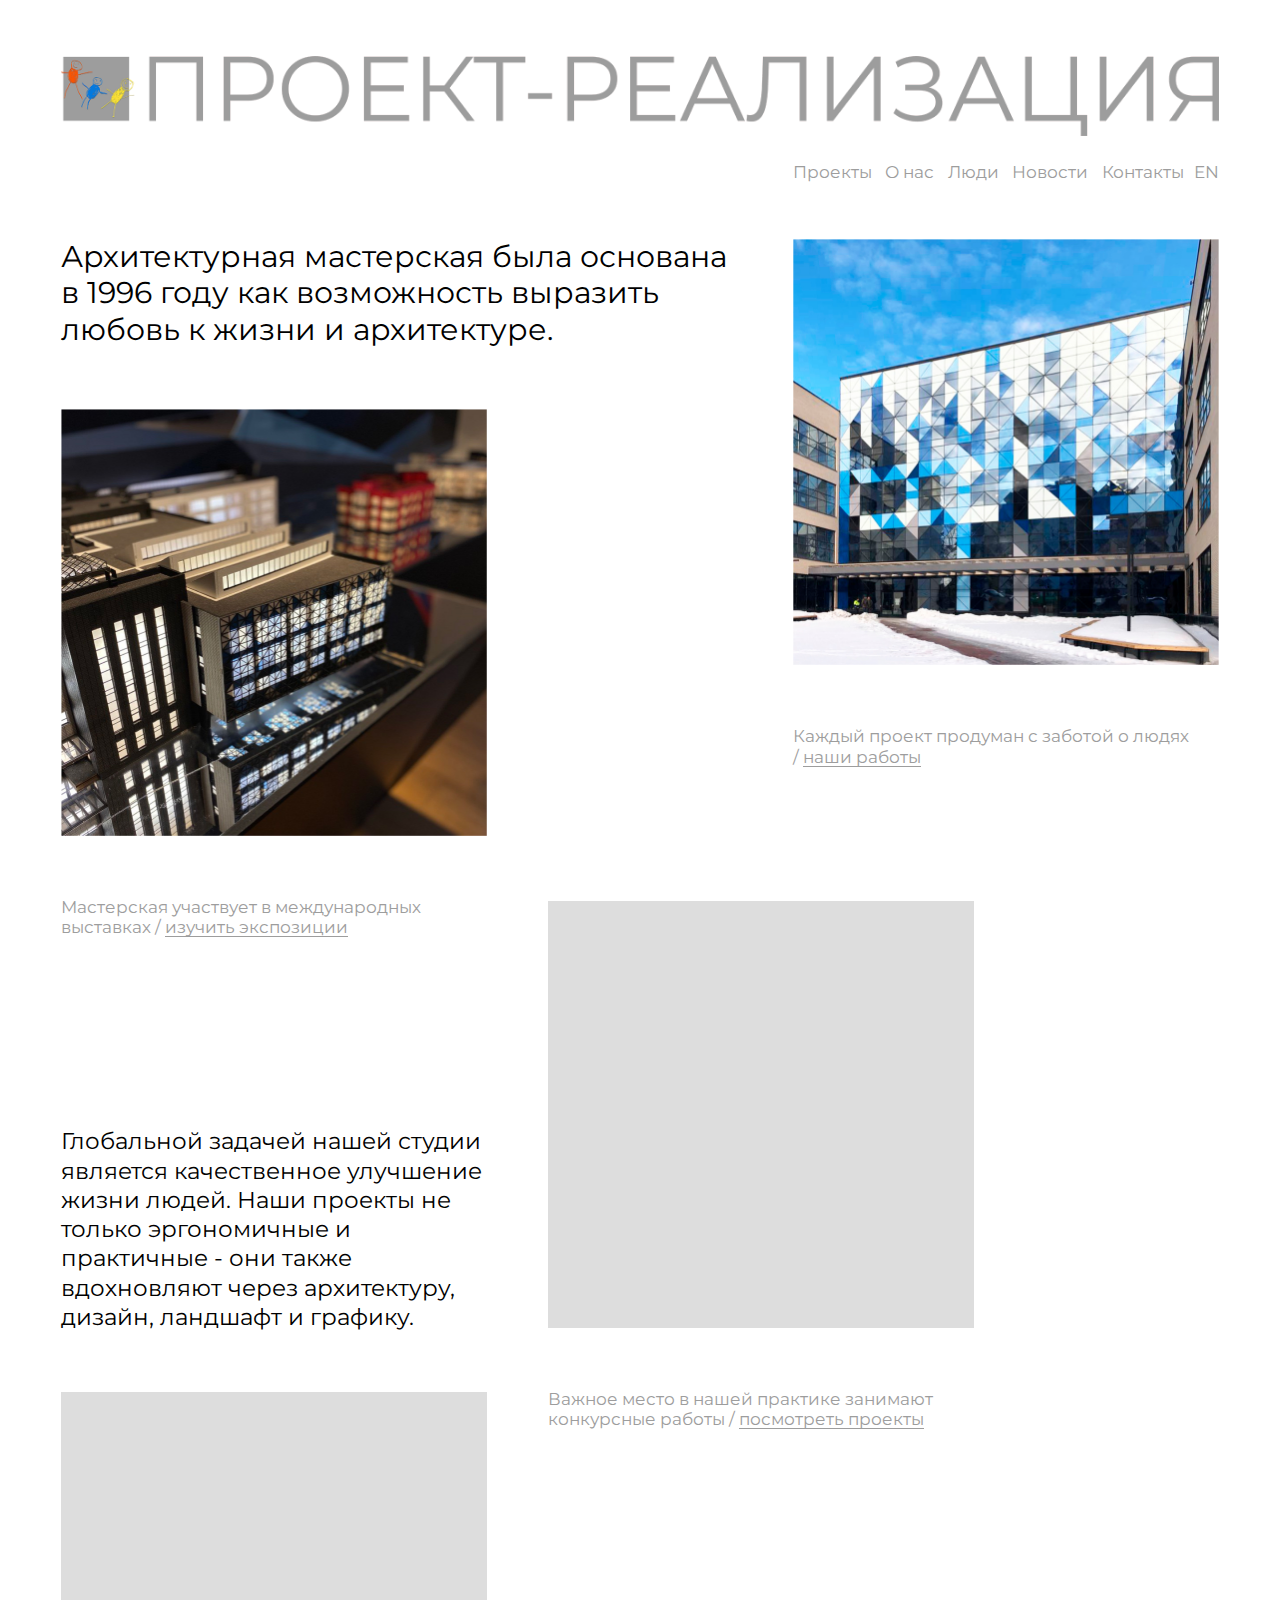
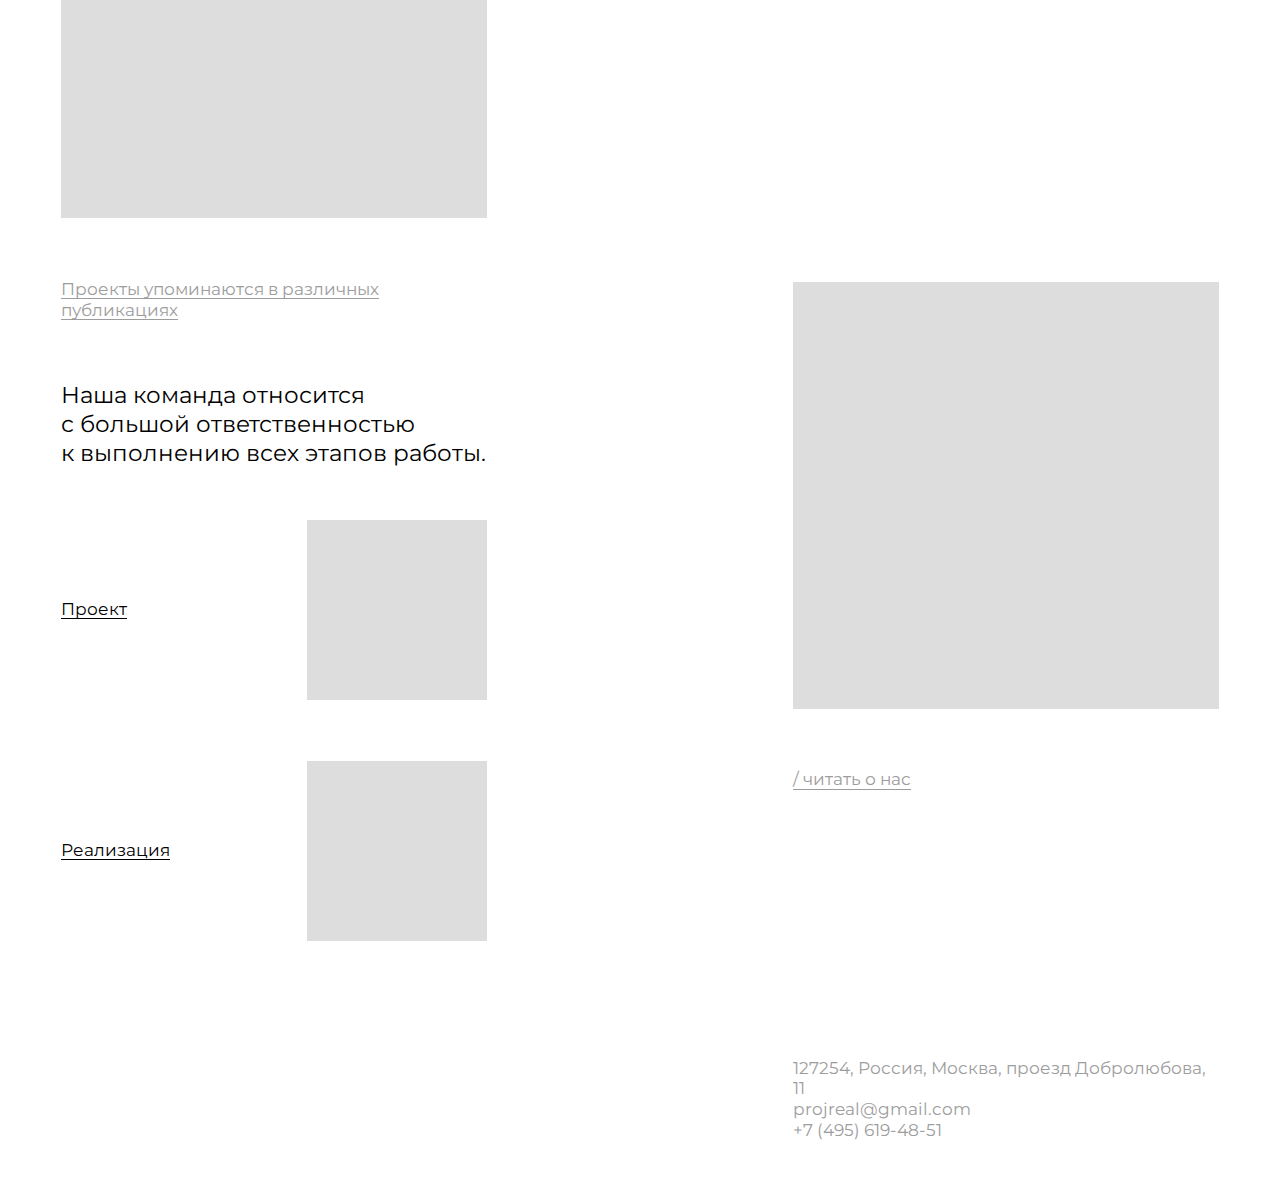
<file: index.html>
<!DOCTYPE html>
<html lang="ru">
	<head>
		<meta http-equiv="Content-Type" content="text/html; charset=utf-8">

		<!-- Адаптирование страницы для мобильных устройств -->
		<meta name="viewport" content="width=device-width, initial-scale=1, maximum-scale=1">

		<!-- Запрет распознования номера телефона -->
		<meta name="format-detection" content="telephone=no">
		<meta name="SKYPE_TOOLBAR" content ="SKYPE_TOOLBAR_PARSER_COMPATIBLE">

		<!-- Заголовок страницы -->
		<title>Заголовок страницы</title>

		<!-- Данное значение часто используют(использовали) поисковые системы -->
		<meta name="description" content="">
		<meta name="keywords" content="">

		<!-- Изменение цвета панели моб. браузера -->
		<meta name="msapplication-TileColor" content="#000">
		<meta name="theme-color" content="#000">

		<!-- Подключение шрифтов с гугла -->
		<link rel="preconnect" href="https://fonts.googleapis.com">
		<link rel="preconnect" href="https://fonts.gstatic.com" crossorigin>
		<link href="https://fonts.googleapis.com/css2?family=Montserrat:ital,wght@0,100;0,200;0,300;0,400;0,500;0,600;0,700;0,800;0,900;1,100;1,200;1,300;1,400;1,500;1,600;1,700;1,800;1,900&display=swap" rel="stylesheet">

		<!-- Подключение файлов стилей -->
		<link rel="stylesheet" href="css/swiper-bundle.min.css" async>
		<link rel="stylesheet" href="css/swiper.css" async>
		<link rel="stylesheet" href="css/styles.css" async>

		<link rel="stylesheet" href="css/response_1023.css" media="print, (max-width: 1023px)" async>
		<link rel="stylesheet" href="css/response_767.css" media="print, (max-width: 767px)" async>
		<link rel="stylesheet" href="css/response_479.css" media="(max-width: 479px)" async>
	</head>

	<body>
		<div class="wrap">
			<div class="main">
				<header>
					<div class="cont">
						<div class="logo">
							<img src="images/logo.png" alt="" class="default">
							<img src="images/logo_mini.png" alt="" class="mob_logo">
						</div>

						<button class="mob_menu_btn">
							<span>Меню</span>
							<span>Закрыть</span>
						</button>
					</div>

					<div class="cont row">
						<div class="col_right">
							<nav class="menu row">
								<div class="menu_item">
									<a href="/">Проекты</a>
								</div>

								<div class="menu_item">
									<a href="/">О нас</a>
								</div>

								<div class="menu_item">
									<a href="/">Люди</a>
								</div>

								<div class="menu_item">
									<a href="/">Новости</a>
								</div>

								<div class="menu_item">
									<a href="/">Контакты</a>
								</div>
							</nav>

							<div class="langs">
								<a href="/">EN</a>
							</div>
						</div>
					</div>
				</header>


				<section class="first_section">
					<div class="cont">
						<div class="block_head">
							<div class="title">Архитектурная мастерская была основана в 1996 году как возможность выразить любовь к жизни и архитектуре.</div>
						</div>

						<div class="item item1">
							<div class="thumb">
								<img data-src="images/tmp/first_section_thumb1.jpg" alt="" class="lazyload">
							</div>

							<div class="desc">Мастерская участвует в международных выставках / <a href="/">изучить экспозиции</a></div>
						</div>

						<div class="item item2">
							<div class="thumb">
								<img data-src="images/tmp/first_section_thumb2.jpg" alt="" class="lazyload">
							</div>

							<div class="desc">Каждый проект продуман с заботой о людях<br> / <a href="/">наши работы</a></div>
						</div>

						<div class="item item4">
							<div class="title">Глобальной задачей нашей студии является качественное улучшение жизни людей. Наши проекты не только эргономичные и практичные  - они также вдохновляют через архитектуру, дизайн, ландшафт и графику.</div>

							<div class="thumb">
								<img data-src="images/tmp/first_section_thumb4.jpg" alt="" class="lazyload">
							</div>

							<div class="desc"><a href="/">Проекты упоминаются в различных публикациях</a></div>
						</div>

						<div class="item item3">
							<div class="thumb">
								<img data-src="images/tmp/first_section_thumb3.jpg" alt="" class="lazyload">
							</div>

							<div class="desc">Важное место в нашей практике занимают конкурсные работы  / <a href="/">посмотреть проекты</a></div>
						</div>
					</div>
				</section>


				<section class="responsibility">
					<div class="cont">
						<div class="block_head">
							<div class="title">Наша команда относится<br> с большой ответственностью<br> к выполнению всех этапов работы.</div>
						</div>

						<div class="links">
							<div><a href="/">
								<div class="name">
									<span>Проект</span>
								</div>

								<div class="thumb">
									<img data-src="images/tmp/responsibility_links1.jpg" alt="" class="lazyload">
								</div>
							</a></div>

							<div><a href="/">
								<div class="name">
									<span>Реализация</span>
								</div>

								<div class="thumb">
									<img data-src="images/tmp/responsibility_links2.jpg" alt="" class="lazyload">
								</div>
							</a></div>
						</div>

						<div class="about_us">
							<a href="/">
								<div class="thumb">
									<img data-src="images/tmp/about_us_thumb.jpg" alt="" class="lazyload">
								</div>

								<div>/ читать о нас</div>
							</a>
						</div>
					</div>
				</section>
			</div>


			<footer>
				<div class="cont row">
					<div class="contacts">
						<div>127254, Россия, Москва, проезд Добролюбова, 11</div>
						<div><a href="mailto:projreal@gmail.com">projreal@gmail.com</a></div>
						<div><a href="tel:+74956194851">+7 (495) 619-48-51</a></div>
					</div>
				</div>
			</footer>
		</div>


		<div class="supports_error">
			Ваш браузер устарел рекомендуем обновить его до последней версии<br> или использовать другой более современный.
		</div>


		<!-- Подключение javascript файлов -->
		<script src="js/jquery-3.5.0.min.js"></script>
		<script src="js/swiper-bundle.min.js"></script>
		<script src="js/functions.js"></script>
		<script src="js/scripts.js"></script>
	</body>
</html>
</file>
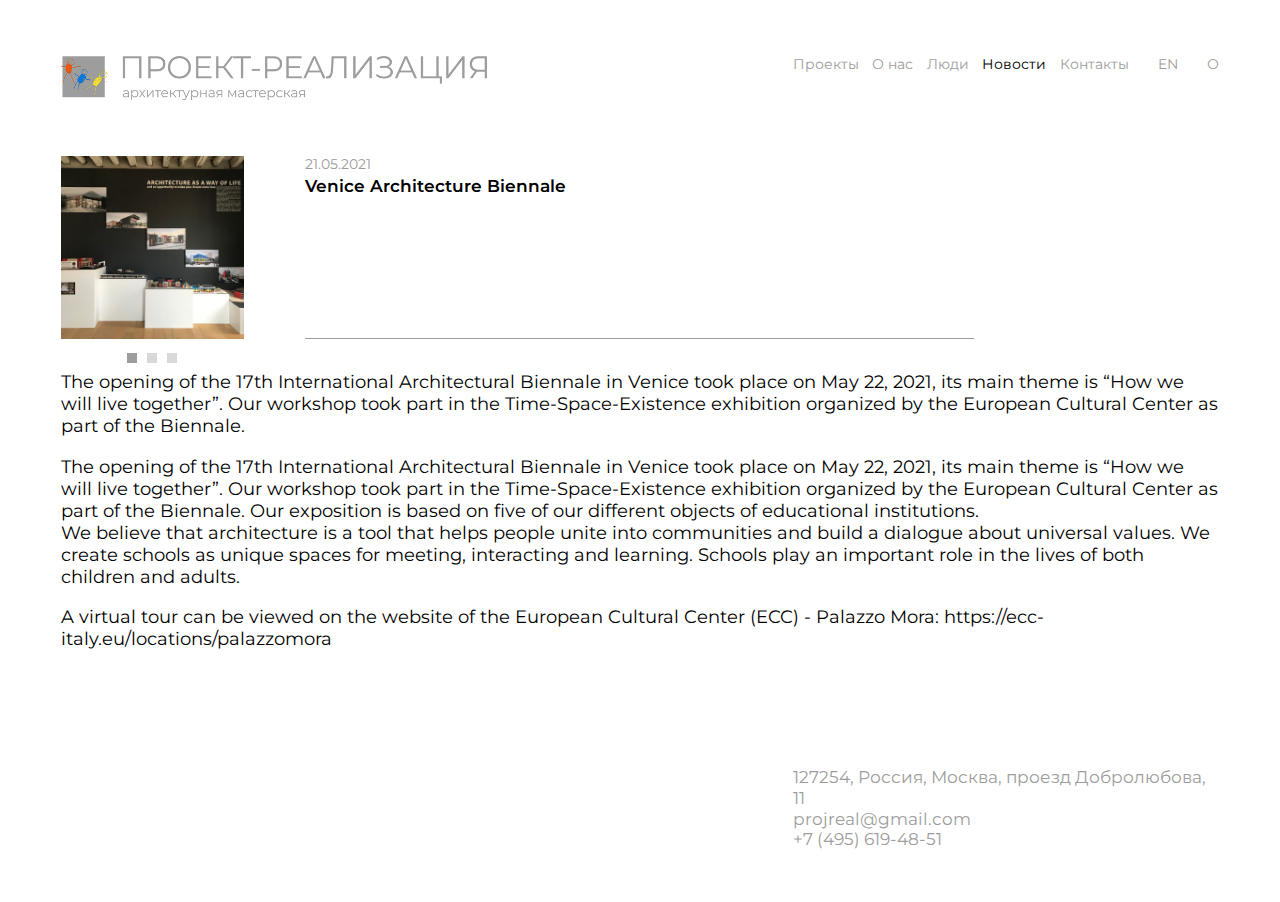
<file: article.html>
<!DOCTYPE html>
<html lang="ru">
	<head>
		<meta http-equiv="Content-Type" content="text/html; charset=utf-8">

		<!-- Адаптирование страницы для мобильных устройств -->
		<meta name="viewport" content="width=device-width, initial-scale=1, maximum-scale=1">

		<!-- Запрет распознования номера телефона -->
		<meta name="format-detection" content="telephone=no">
		<meta name="SKYPE_TOOLBAR" content ="SKYPE_TOOLBAR_PARSER_COMPATIBLE">

		<!-- Заголовок страницы -->
		<title>Заголовок страницы</title>

		<!-- Данное значение часто используют(использовали) поисковые системы -->
		<meta name="description" content="">
		<meta name="keywords" content="">

		<!-- Изменение цвета панели моб. браузера -->
		<meta name="msapplication-TileColor" content="#000">
		<meta name="theme-color" content="#000">

		<!-- Подключение шрифтов с гугла -->
		<link rel="preconnect" href="https://fonts.googleapis.com">
		<link rel="preconnect" href="https://fonts.gstatic.com" crossorigin>
		<link href="https://fonts.googleapis.com/css2?family=Montserrat:ital,wght@0,100;0,200;0,300;0,400;0,500;0,600;0,700;0,800;0,900;1,100;1,200;1,300;1,400;1,500;1,600;1,700;1,800;1,900&display=swap" rel="stylesheet">

		<!-- Подключение файлов стилей -->
		<link rel="stylesheet" href="css/swiper-bundle.min.css" async>
		<link rel="stylesheet" href="css/swiper.css" async>
		<link rel="stylesheet" href="css/styles.css" async>

		<link rel="stylesheet" href="css/response_1023.css" media="print, (max-width: 1023px)" async>
		<link rel="stylesheet" href="css/response_767.css" media="print, (max-width: 767px)" async>
		<link rel="stylesheet" href="css/response_479.css" media="(max-width: 479px)" async>
	</head>

	<body>
		<div class="wrap">
			<div class="main">
				<header>
					<div class="cont row">
						<a href="/" class="logo mini">
							<img src="images/logo_mini.png" alt="" class="default mob_logo">
						</a>

						<button class="mob_menu_btn">
							<span>Меню</span>
							<span>Закрыть</span>
						</button>

						<div class="col_right">
							<nav class="menu row mini">
								<div class="menu_item">
									<a href="/">Проекты</a>
								</div>

								<div class="menu_item">
									<a href="/">О нас</a>
								</div>

								<div class="menu_item">
									<a href="/">Люди</a>
								</div>

								<div class="menu_item">
									<a class="active">Новости</a>
								</div>

								<div class="menu_item">
									<a href="/">Контакты</a>
								</div>
							</nav>

							<div class="langs mini">
								<a href="/">EN</a>
							</div>

							<div class="search">
								<a href="/" class="btn">О</a>
							</div>
						</div>

						<div class="sub_menu level2">
							<div class="row">
								<div><a href="#" class="sub_link" data-level3="level2_1">Архитектура</a></div>
								<div><a href="/">Выставки</a></div>
								<div><a href="/">Макеты</a></div>
							</div>
						</div>

						<div class="sub_menu level3" data-level3="level2_1">
							<div class="type">
								<div class="label">Тип</div>

								<div class="vals">
									<a href="/">Образовательные</a>
									<div class="sep">l</div>
									<a href="/">Жилые</a>
									<div class="sep">l</div>
									<a href="/">Общественные</a>
									<div class="sep">l</div>
									<a href="/">Город</a>
									<div class="sep">l</div>
									<a href="/">Благоуствройство</a>
									<div class="sep">l</div>
									<a href="/">Реновация</a>
									<div class="sep">l</div>
									<a href="/">Интерьеры</a>
								</div>
							</div>

							<div class="status">
								<div class="label">Статус</div>

								<div class="vals">
									<a href="/">Проект</a>
									<div class="sep">l</div>
									<a href="/">Реализация</a>
									<div class="sep">l</div>
									<a href="/">Конкурс</a>
								</div>
							</div>

							<div class="all_link">
								<a href="/">Все 44</a>
							</div>
						</div>
					</div>
				</header>


				<section class="articles">
					<div class="cont">
						<div class="list">
							<div class="article">
								<div class="swiper">
									<div class="swiper-wrapper">
										<div class="swiper-slide">
											<div class="thumb">
												<img data-src="images/tmp/article_thumb2.jpg" alt="" class="lazyload">
											</div>
										</div>

										<div class="swiper-slide">
											<div class="thumb">
												<img data-src="images/tmp/article_thumb2.jpg" alt="" class="lazyload">
											</div>
										</div>

										<div class="swiper-slide">
											<div class="thumb">
												<img data-src="images/tmp/article_thumb2.jpg" alt="" class="lazyload">
											</div>
										</div>
									</div>

									<div class="swiper-pagination mob_show"></div>
								</div>

								<div class="line">
									<div class="date">21.05.2021</div>

									<div class="name">Venice Architecture Biennale</div>
								</div>

								<div class="desc">
									<p>The opening of the 17th International Architectural Biennale in Venice took place on May 22, 2021, its main theme is “How we will live together”. Our workshop took part in the Time-Space-Existence exhibition organized by the European Cultural Center as part of the Biennale.</p>

									<p>The opening of the 17th International Architectural Biennale in Venice took place on May 22, 2021, its main theme is “How we will live together”. Our workshop took part in the Time-Space-Existence exhibition organized by the European Cultural Center as part of the Biennale. Our exposition is based on five of our different objects of educational institutions.<br> We believe that architecture is a tool that helps people unite into communities and build a dialogue about universal values. We create schools as unique spaces for meeting, interacting and learning. Schools play an important role in the lives of both children and adults.</p>

									<p>A virtual tour can be viewed on the website of the European Cultural Center (ECC) - Palazzo Mora: https://ecc-italy.eu/locations/palazzomora</p>
								</div>
							</div>
						</div>
					</div>
				</section>
			</div>


			<footer>
				<div class="cont row">
					<div class="contacts">
						<div>127254, Россия, Москва, проезд Добролюбова, 11</div>
						<div><a href="mailto:projreal@gmail.com">projreal@gmail.com</a></div>
						<div><a href="tel:+74956194851">+7 (495) 619-48-51</a></div>
					</div>
				</div>
			</footer>
		</div>


		<div class="supports_error">
			Ваш браузер устарел рекомендуем обновить его до последней версии<br> или использовать другой более современный.
		</div>


		<!-- Подключение javascript файлов -->
		<script src="js/jquery-3.5.0.min.js"></script>
		<script src="js/swiper-bundle.min.js"></script>
		<script src="js/functions.js"></script>
		<script src="js/scripts.js"></script>
	</body>
</html>
</file>
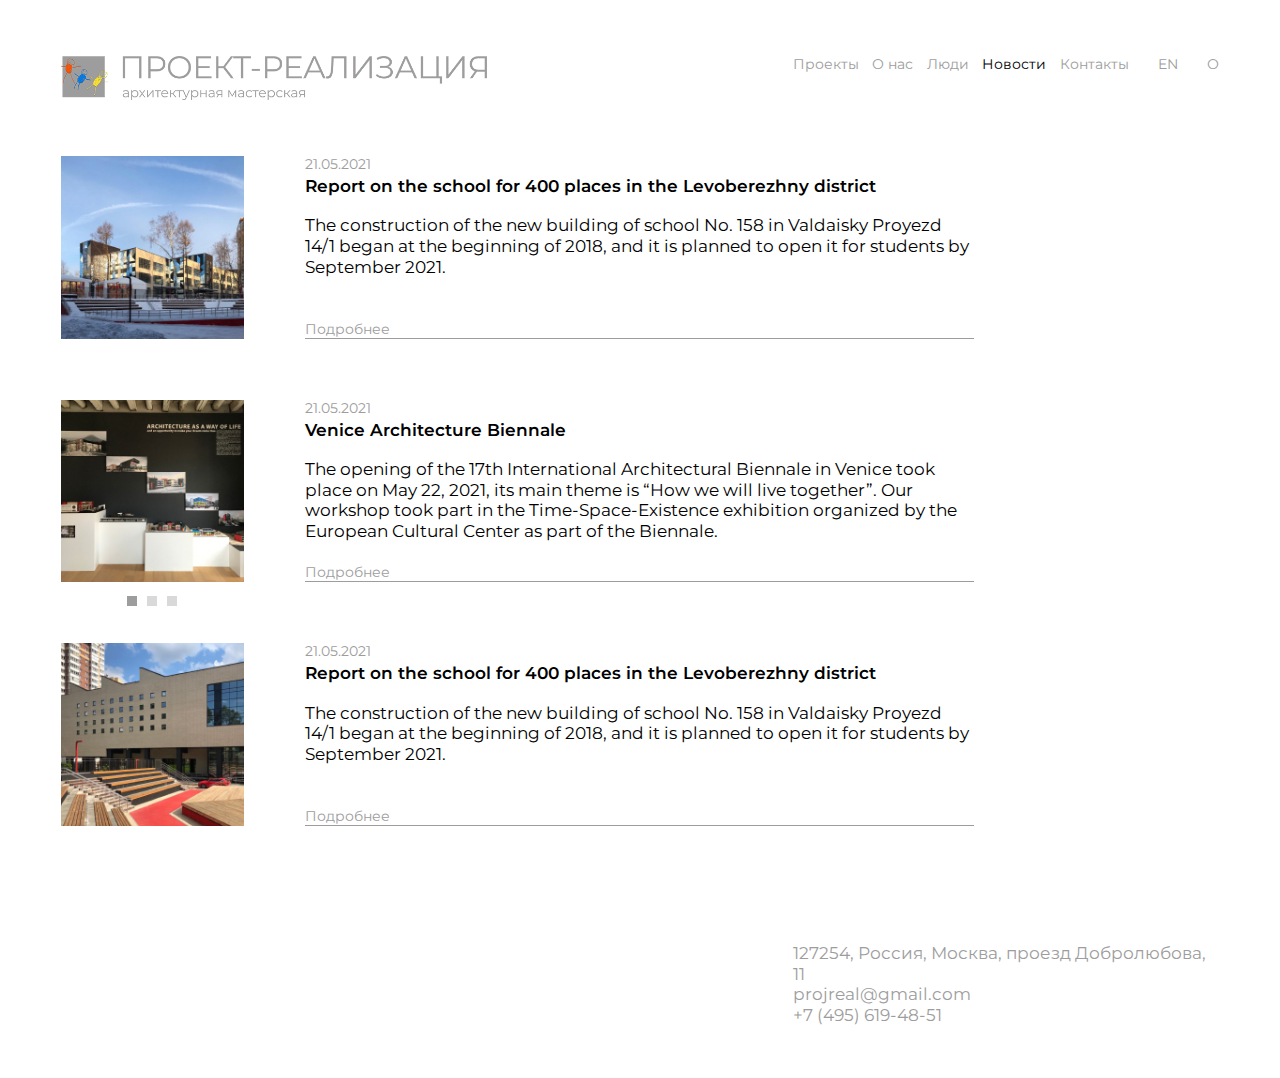
<file: articles.html>
<!DOCTYPE html>
<html lang="ru">
	<head>
		<meta http-equiv="Content-Type" content="text/html; charset=utf-8">

		<!-- Адаптирование страницы для мобильных устройств -->
		<meta name="viewport" content="width=device-width, initial-scale=1, maximum-scale=1">

		<!-- Запрет распознования номера телефона -->
		<meta name="format-detection" content="telephone=no">
		<meta name="SKYPE_TOOLBAR" content ="SKYPE_TOOLBAR_PARSER_COMPATIBLE">

		<!-- Заголовок страницы -->
		<title>Заголовок страницы</title>

		<!-- Данное значение часто используют(использовали) поисковые системы -->
		<meta name="description" content="">
		<meta name="keywords" content="">

		<!-- Изменение цвета панели моб. браузера -->
		<meta name="msapplication-TileColor" content="#000">
		<meta name="theme-color" content="#000">

		<!-- Подключение шрифтов с гугла -->
		<link rel="preconnect" href="https://fonts.googleapis.com">
		<link rel="preconnect" href="https://fonts.gstatic.com" crossorigin>
		<link href="https://fonts.googleapis.com/css2?family=Montserrat:ital,wght@0,100;0,200;0,300;0,400;0,500;0,600;0,700;0,800;0,900;1,100;1,200;1,300;1,400;1,500;1,600;1,700;1,800;1,900&display=swap" rel="stylesheet">

		<!-- Подключение файлов стилей -->
		<link rel="stylesheet" href="css/swiper-bundle.min.css" async>
		<link rel="stylesheet" href="css/swiper.css" async>
		<link rel="stylesheet" href="css/styles.css" async>

		<link rel="stylesheet" href="css/response_1023.css" media="print, (max-width: 1023px)" async>
		<link rel="stylesheet" href="css/response_767.css" media="print, (max-width: 767px)" async>
		<link rel="stylesheet" href="css/response_479.css" media="(max-width: 479px)" async>
	</head>

	<body>
		<div class="wrap">
			<div class="main">
				<header>
					<div class="cont row">
						<a href="/" class="logo mini">
							<img src="images/logo_mini.png" alt="" class="default mob_logo">
						</a>

						<button class="mob_menu_btn">
							<span>Меню</span>
							<span>Закрыть</span>
						</button>

						<div class="col_right">
							<nav class="menu row mini">
								<div class="menu_item">
									<a href="/">Проекты</a>
								</div>

								<div class="menu_item">
									<a href="/">О нас</a>
								</div>

								<div class="menu_item">
									<a href="/">Люди</a>
								</div>

								<div class="menu_item">
									<a class="active">Новости</a>
								</div>

								<div class="menu_item">
									<a href="/">Контакты</a>
								</div>
							</nav>

							<div class="langs mini">
								<a href="/">EN</a>
							</div>

							<div class="search">
								<a href="/" class="btn">О</a>
							</div>
						</div>

						<div class="sub_menu level2">
							<div class="row">
								<div><a href="#" class="sub_link" data-level3="level2_1">Архитектура</a></div>
								<div><a href="/">Выставки</a></div>
								<div><a href="/">Макеты</a></div>
							</div>
						</div>

						<div class="sub_menu level3" data-level3="level2_1">
							<div class="type">
								<div class="label">Тип</div>

								<div class="vals">
									<a href="/">Образовательные</a>
									<div class="sep">l</div>
									<a href="/">Жилые</a>
									<div class="sep">l</div>
									<a href="/">Общественные</a>
									<div class="sep">l</div>
									<a href="/">Город</a>
									<div class="sep">l</div>
									<a href="/">Благоуствройство</a>
									<div class="sep">l</div>
									<a href="/">Реновация</a>
									<div class="sep">l</div>
									<a href="/">Интерьеры</a>
								</div>
							</div>

							<div class="status">
								<div class="label">Статус</div>

								<div class="vals">
									<a href="/">Проект</a>
									<div class="sep">l</div>
									<a href="/">Реализация</a>
									<div class="sep">l</div>
									<a href="/">Конкурс</a>
								</div>
							</div>

							<div class="all_link">
								<a href="/">Все 44</a>
							</div>
						</div>
					</div>
				</header>


				<section class="articles">
					<div class="cont">
						<div class="list">
							<div class="article">
								<div class="thumb">
									<img data-src="images/tmp/article_thumb.jpg" alt="" class="lazyload">
								</div>

								<div>
									<div class="date">21.05.2021</div>

									<div class="name">Report on the school for 400 places in the Levoberezhny district</div>

									<div class="desc">
										<p>The construction of the new building of school No. 158 in Valdaisky Proyezd 14/1 began at the beginning of 2018, and it is planned to open it for students by September 2021.</p>

										<div class="hide">
											<p>The opening of the 17th International Architectural Biennale in Venice took place on May 22, 2021, its main theme is “How we will live together”. Our workshop took part in the Time-Space-Existence exhibition organized by the European Cultural Center as part of the Biennale. Our exposition is based on five of our different objects of educational institutions.<br> We believe that architecture is a tool that helps people unite into communities and build a dialogue about universal values. We create schools as unique spaces for meeting, interacting and learning. Schools play an important role in the lives of both children and adults.</p>

											<p>A virtual tour can be viewed on the website of the European Cultural Center (ECC) - Palazzo Mora: https://ecc-italy.eu/locations/palazzomora</p>
										</div>
									</div>

									<button class="spoler_btn">
										<span>Подробнее</span>
										<span>Свернуть</span>
									</button>

									<div class="link">
										<a href="/">Подробнее</a>
									</div>
								</div>
							</div>

							<div class="article">
								<div class="swiper">
									<div class="swiper-wrapper">
										<div class="swiper-slide">
											<div class="thumb">
												<img data-src="images/tmp/article_thumb2.jpg" alt="" class="lazyload">
											</div>
										</div>

										<div class="swiper-slide">
											<div class="thumb">
												<img data-src="images/tmp/article_thumb2.jpg" alt="" class="lazyload">
											</div>
										</div>

										<div class="swiper-slide">
											<div class="thumb">
												<img data-src="images/tmp/article_thumb2.jpg" alt="" class="lazyload">
											</div>
										</div>
									</div>

									<div class="swiper-pagination"></div>
								</div>

								<div>
									<div class="date">21.05.2021</div>

									<div class="name">Venice Architecture Biennale</div>

									<div class="desc">
										<p>The opening of the 17th International Architectural Biennale in Venice took place on May 22, 2021, its main theme is “How we will live together”. Our workshop took part in the Time-Space-Existence exhibition organized by the European Cultural Center as part of the Biennale.</p>

										<div class="hide">
											<p>The opening of the 17th International Architectural Biennale in Venice took place on May 22, 2021, its main theme is “How we will live together”. Our workshop took part in the Time-Space-Existence exhibition organized by the European Cultural Center as part of the Biennale. Our exposition is based on five of our different objects of educational institutions.<br> We believe that architecture is a tool that helps people unite into communities and build a dialogue about universal values. We create schools as unique spaces for meeting, interacting and learning. Schools play an important role in the lives of both children and adults.</p>

											<p>A virtual tour can be viewed on the website of the European Cultural Center (ECC) - Palazzo Mora: https://ecc-italy.eu/locations/palazzomora</p>
										</div>
									</div>

									<button class="spoler_btn">
										<span>Подробнее</span>
										<span>Свернуть</span>
									</button>

									<div class="link">
										<a href="/">Подробнее</a>
									</div>
								</div>
							</div>

							<div class="article">
								<div class="thumb">
									<img data-src="images/tmp/article_thumb3.jpg" alt="" class="lazyload">
								</div>

								<div>
									<div class="date">21.05.2021</div>

									<div class="name">Report on the school for 400 places in the Levoberezhny district</div>

									<div class="desc">
										<p>The construction of the new building of school No. 158 in Valdaisky Proyezd 14/1 began at the beginning of 2018, and it is planned to open it for students by September 2021.</p>

										<div class="hide">
											<p>The opening of the 17th International Architectural Biennale in Venice took place on May 22, 2021, its main theme is “How we will live together”. Our workshop took part in the Time-Space-Existence exhibition organized by the European Cultural Center as part of the Biennale. Our exposition is based on five of our different objects of educational institutions.<br> We believe that architecture is a tool that helps people unite into communities and build a dialogue about universal values. We create schools as unique spaces for meeting, interacting and learning. Schools play an important role in the lives of both children and adults.</p>

											<p>A virtual tour can be viewed on the website of the European Cultural Center (ECC) - Palazzo Mora: https://ecc-italy.eu/locations/palazzomora</p>
										</div>
									</div>

									<button class="spoler_btn">
										<span>Подробнее</span>
										<span>Свернуть</span>
									</button>

									<div class="link">
										<a href="/">Подробнее</a>
									</div>
								</div>
							</div>
						</div>
					</div>
				</section>
			</div>


			<footer>
				<div class="cont row">
					<div class="contacts">
						<div>127254, Россия, Москва, проезд Добролюбова, 11</div>
						<div><a href="mailto:projreal@gmail.com">projreal@gmail.com</a></div>
						<div><a href="tel:+74956194851">+7 (495) 619-48-51</a></div>
					</div>
				</div>
			</footer>
		</div>


		<div class="supports_error">
			Ваш браузер устарел рекомендуем обновить его до последней версии<br> или использовать другой более современный.
		</div>


		<!-- Подключение javascript файлов -->
		<script src="js/jquery-3.5.0.min.js"></script>
		<script src="js/swiper-bundle.min.js"></script>
		<script src="js/functions.js"></script>
		<script src="js/scripts.js"></script>
	</body>
</html>
</file>
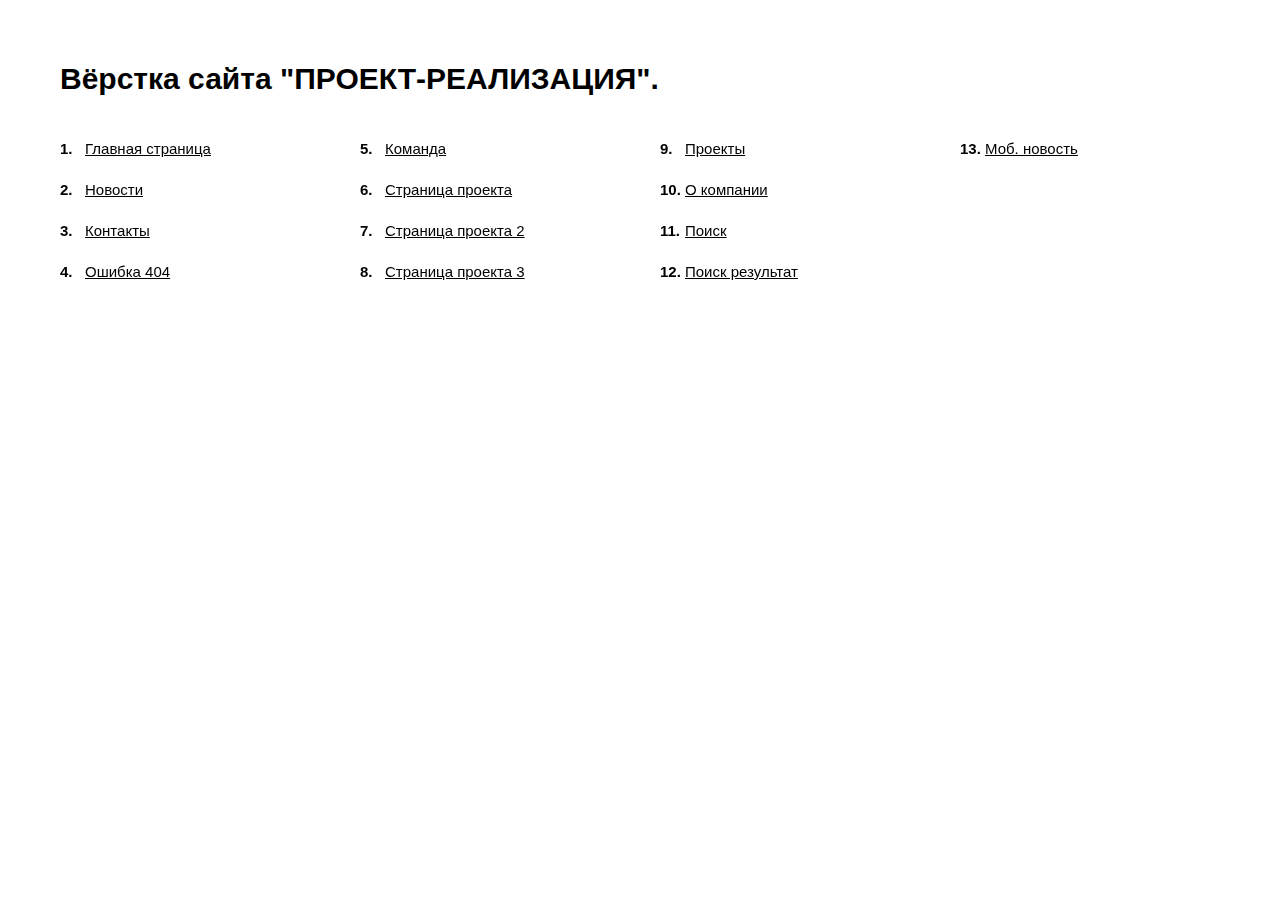
<file: demo_links.html>
<!DOCTYPE html>
<html lang="ru">
	<head>
		<meta http-equiv="Content-Type" content="text/html; charset=utf-8">

		<!-- Адаптирование страницы для мобильных устройств -->
		<meta name="viewport" content="width=device-width, initial-scale=1, maximum-scale=1">

		<!-- Запрет распознования номера телефона -->
		<meta name="format-detection" content="telephone=no">
		<meta name="SKYPE_TOOLBAR" content ="SKYPE_TOOLBAR_PARSER_COMPATIBLE">

		<style>
			*
			{
			    box-sizing: border-box;
			    margin: 0;
			    padding: 0;
			}

			*:before,
			*:after
			{
			    box-sizing: border-box;
			}


			.demo_links
			{
			    padding: 60px;
			}

			.demo_links .title
			{
			    font-family: Arial, 'Helvetica Neue', Helvetica, sans-serif;
			    font-size: 30px;
			    font-weight: 700;
			    line-height: 38px;

			    margin-bottom: 40px;
			}

			.demo_links ol
			{
			    font-family: Arial, 'Helvetica Neue', Helvetica, sans-serif;
			    font-size: 15px;
			    line-height: 21px;

			    counter-reset: li;

			    column-gap: 40px;
			    column-count: 4;
			}

			.demo_links ol li
			{
			    position: relative;

			    display: block;
			    overflow: hidden;

			    padding-left: 25px;

			    list-style-type: none;

			    transform: translateZ(0);

			    --webkit-column-break-inside: avoid;
			    page-break-inside: avoid;
			    break-inside: avoid;
			}

			.demo_links ol li + li
			{
			    margin-top: 20px;
			}

			.demo_links ol li:before
			{
			    color: var(--text_color);
			    font-weight: 700;

			    position: absolute;
			    top: 0;
			    left: 0;

			    content: counters(li, '.') '.';
			    counter-increment: li;
			}


			.demo_links li a
			{
			    color: #000;
			}

			.demo_links li a:hover
			{
			    text-decoration: none;
			}


			@media (max-width: 1279px)
			{
			    .demo_links ol
			    {
			        column-count: 3;
			    }
			}


			@media (max-width: 1023px)
			{
			    .demo_links
			    {
			        padding: 40px;
			    }

			    .demo_links .title
			    {
			        font-size: 28px;
			        line-height: 34px;

			        margin-bottom: 25px;
			    }

			    .demo_links ol
			    {
			        column-count: 2;
			    }
			}


			@media (max-width: 767px)
			{
			    .demo_links
			    {
			        padding: 30px;
			    }

			    .demo_links .title
			    {
			        font-size: 26px;
			        line-height: 32px;
			    }

			    .demo_links ol
			    {
			        column-gap: 40px;
			    }
			}


			@media (max-width: 479px)
			{
			    .demo_links
			    {
			        padding: 20px;
			    }

			    .demo_links .title
			    {
			        font-size: 22px;
			        line-height: 28px;

			        margin-bottom: 25px;
			    }

			    .demo_links ol
			    {
			        column-count: 1;
			    }

			    .demo_links ol li + li
			    {
			        margin-top: 15px;
			    }
			}

		</style>
	</head>

	<body>
		<div class="demo_links">
			<div class="title">Вёрстка сайта "ПРОЕКТ-РЕАЛИЗАЦИЯ".</div>

			<ol>
				<li><a href="./index.html" target="_blank">Главная страница</a></li>
				<li><a href="./articles.html" target="_blank">Новости</a></li>
				<li><a href="./contacts.html" target="_blank">Контакты</a></li>
				<li><a href="./error404.html" target="_blank">Ошибка 404</a></li>
				<li><a href="./people.html" target="_blank">Команда</a></li>
				<li><a href="./project.html" target="_blank">Страница проекта</a></li>
				<li><a href="./project2.html" target="_blank">Страница проекта 2</a></li>
				<li><a href="./project3.html" target="_blank">Страница проекта 3</a></li>
				<li><a href="./projects.html" target="_blank">Проекты</a></li>
				<li><a href="./studio.html" target="_blank">О компании</a></li>
				<li><a href="./search.html" target="_blank">Поиск</a></li>
				<li><a href="./search_result.html" target="_blank">Поиск результат</a></li>
				<li><a href="./article.html" target="_blank">Моб. новость</a></li>
			</ol>
		</div>
	</body>
</html>
</file>
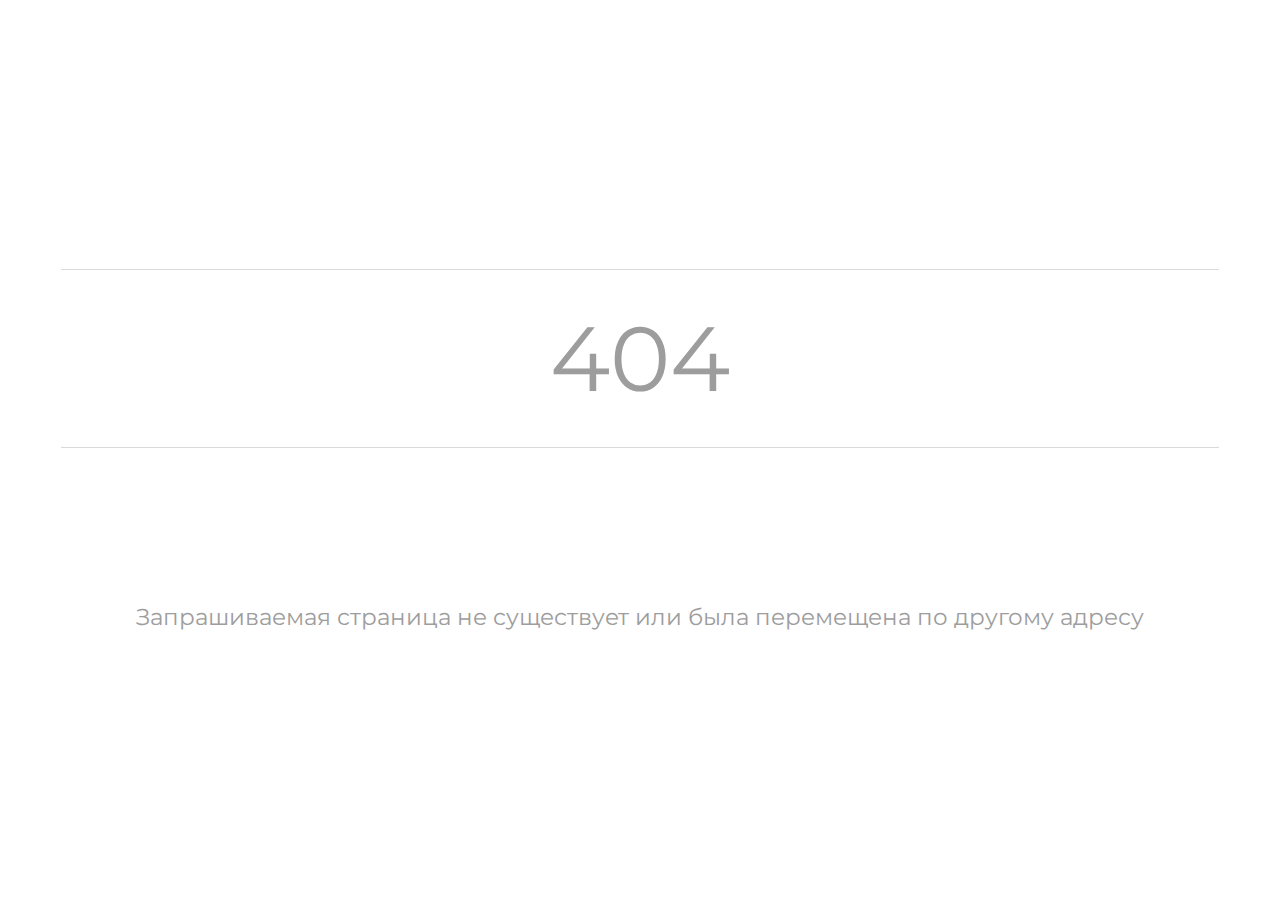
<file: error404.html>
<!DOCTYPE html>
<html lang="ru">
	<head>
		<meta http-equiv="Content-Type" content="text/html; charset=utf-8">

		<!-- Адаптирование страницы для мобильных устройств -->
		<meta name="viewport" content="width=device-width, initial-scale=1, maximum-scale=1">

		<!-- Запрет распознования номера телефона -->
		<meta name="format-detection" content="telephone=no">
		<meta name="SKYPE_TOOLBAR" content ="SKYPE_TOOLBAR_PARSER_COMPATIBLE">

		<!-- Заголовок страницы -->
		<title>Заголовок страницы</title>

		<!-- Данное значение часто используют(использовали) поисковые системы -->
		<meta name="description" content="">
		<meta name="keywords" content="">

		<!-- Изменение цвета панели моб. браузера -->
		<meta name="msapplication-TileColor" content="#000">
		<meta name="theme-color" content="#000">

		<!-- Подключение шрифтов с гугла -->
		<link rel="preconnect" href="https://fonts.googleapis.com">
		<link rel="preconnect" href="https://fonts.gstatic.com" crossorigin>
		<link href="https://fonts.googleapis.com/css2?family=Montserrat:ital,wght@0,100;0,200;0,300;0,400;0,500;0,600;0,700;0,800;0,900;1,100;1,200;1,300;1,400;1,500;1,600;1,700;1,800;1,900&display=swap" rel="stylesheet">

		<!-- Подключение файлов стилей -->
		<link rel="stylesheet" href="css/swiper-bundle.min.css" async>
		<link rel="stylesheet" href="css/swiper.css" async>
		<link rel="stylesheet" href="css/styles.css" async>

		<link rel="stylesheet" href="css/response_1023.css" media="print, (max-width: 1023px)" async>
		<link rel="stylesheet" href="css/response_767.css" media="print, (max-width: 767px)" async>
		<link rel="stylesheet" href="css/response_479.css" media="(max-width: 479px)" async>
	</head>

	<body>
		<div class="wrap">
			<div class="main">
				<section class="error_info">
					<div class="cont">
						<div class="code">404</div>

						<div class="desc">Запрашиваемая страница не существует или была перемещена по другому адресу</div>
					</div>
				</section>
			</div>
		</div>


		<div class="supports_error">
			Ваш браузер устарел рекомендуем обновить его до последней версии<br> или использовать другой более современный.
		</div>


		<!-- Подключение javascript файлов -->
		<script src="js/jquery-3.5.0.min.js"></script>
		<script src="js/swiper-bundle.min.js"></script>
		<script src="js/functions.js"></script>
		<script src="js/scripts.js"></script>
	</body>
</html>
</file>
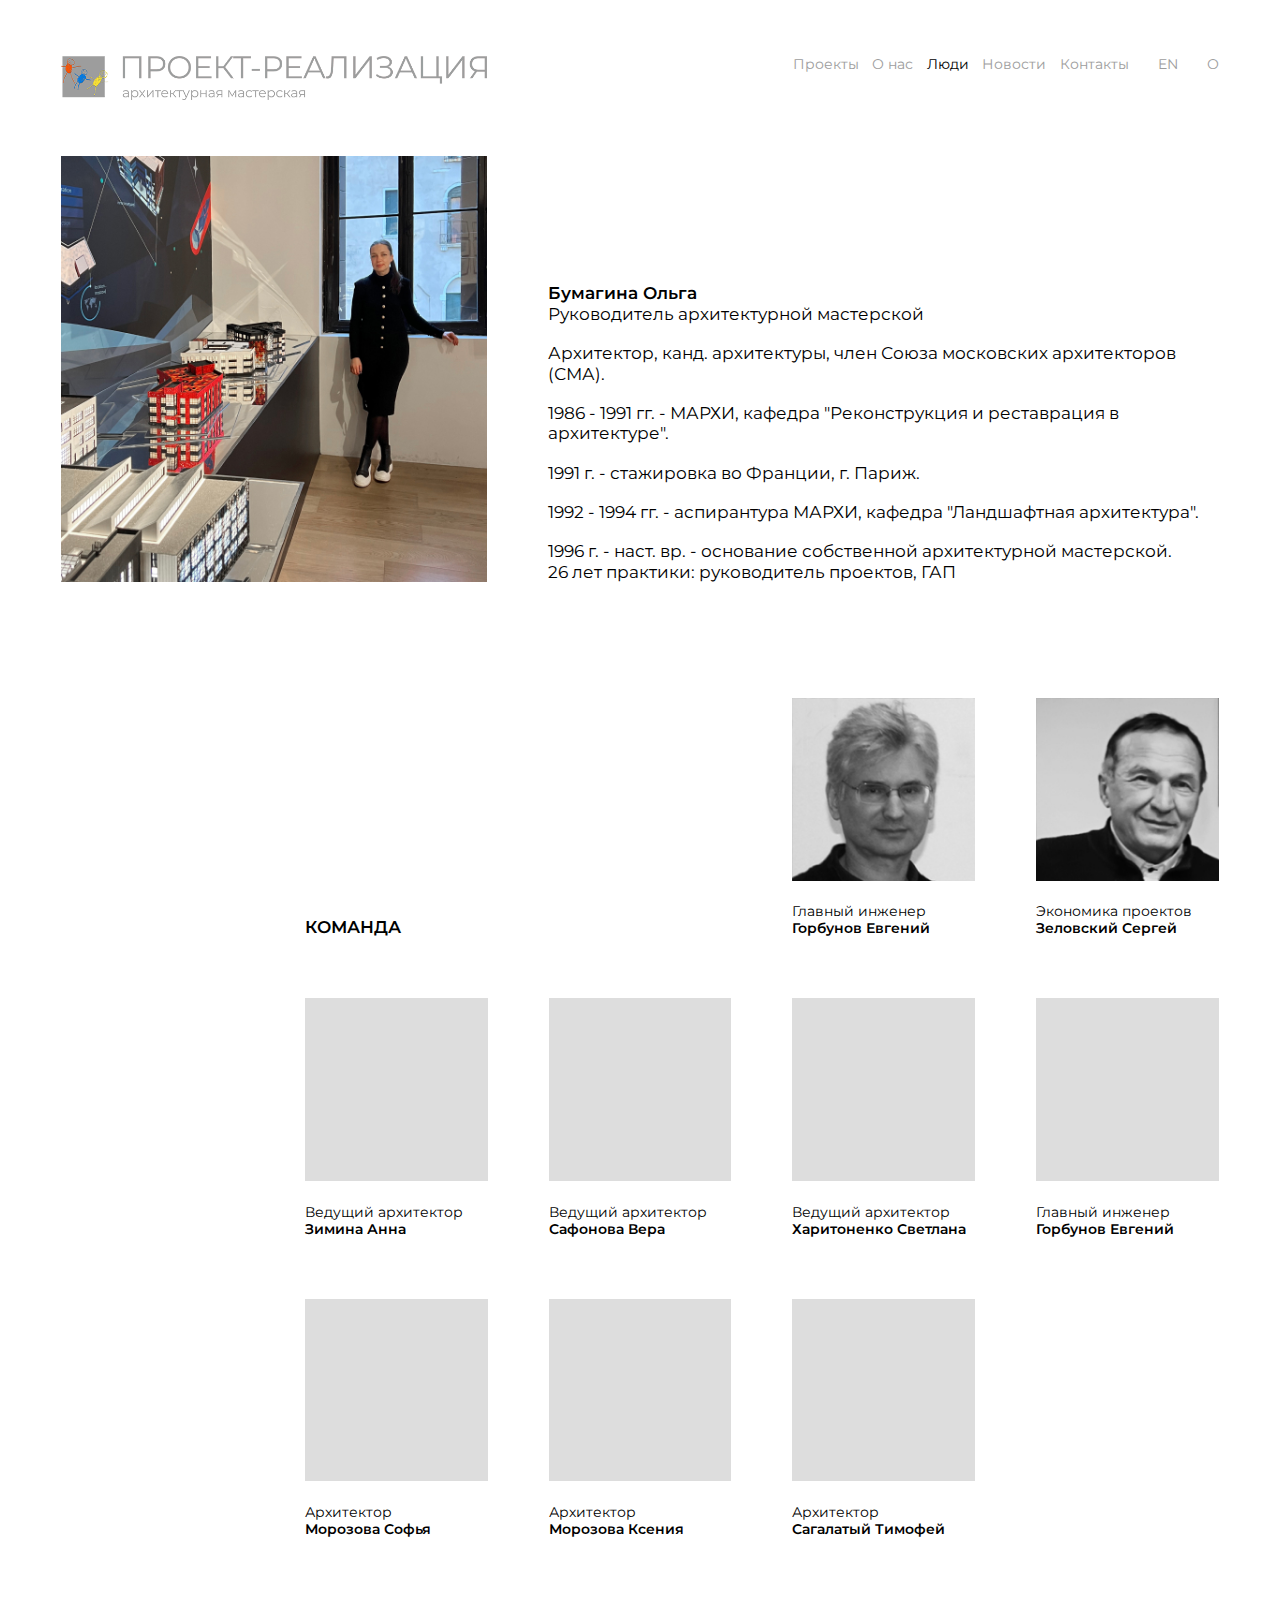
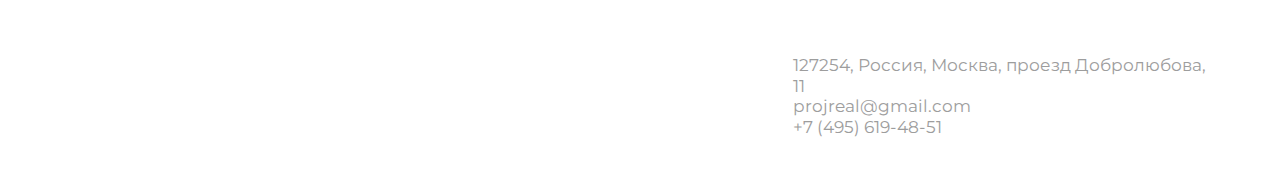
<file: people.html>
<!DOCTYPE html>
<html lang="ru">
	<head>
		<meta http-equiv="Content-Type" content="text/html; charset=utf-8">

		<!-- Адаптирование страницы для мобильных устройств -->
		<meta name="viewport" content="width=device-width, initial-scale=1, maximum-scale=1">

		<!-- Запрет распознования номера телефона -->
		<meta name="format-detection" content="telephone=no">
		<meta name="SKYPE_TOOLBAR" content ="SKYPE_TOOLBAR_PARSER_COMPATIBLE">

		<!-- Заголовок страницы -->
		<title>Заголовок страницы</title>

		<!-- Данное значение часто используют(использовали) поисковые системы -->
		<meta name="description" content="">
		<meta name="keywords" content="">

		<!-- Изменение цвета панели моб. браузера -->
		<meta name="msapplication-TileColor" content="#000">
		<meta name="theme-color" content="#000">

		<!-- Подключение шрифтов с гугла -->
		<link rel="preconnect" href="https://fonts.googleapis.com">
		<link rel="preconnect" href="https://fonts.gstatic.com" crossorigin>
		<link href="https://fonts.googleapis.com/css2?family=Montserrat:ital,wght@0,100;0,200;0,300;0,400;0,500;0,600;0,700;0,800;0,900;1,100;1,200;1,300;1,400;1,500;1,600;1,700;1,800;1,900&display=swap" rel="stylesheet">

		<!-- Подключение файлов стилей -->
		<link rel="stylesheet" href="css/swiper-bundle.min.css" async>
		<link rel="stylesheet" href="css/swiper.css" async>
		<link rel="stylesheet" href="css/styles.css" async>

		<link rel="stylesheet" href="css/response_1023.css" media="print, (max-width: 1023px)" async>
		<link rel="stylesheet" href="css/response_767.css" media="print, (max-width: 767px)" async>
		<link rel="stylesheet" href="css/response_479.css" media="(max-width: 479px)" async>
	</head>

	<body>
		<div class="wrap">
			<div class="main">
				<header>
					<div class="cont row">
						<a href="/" class="logo mini">
							<img src="images/logo_mini.png" alt="" class="default mob_logo">
						</a>

						<button class="mob_menu_btn">
							<span>Меню</span>
							<span>Закрыть</span>
						</button>

						<div class="col_right">
							<nav class="menu row mini">
								<div class="menu_item">
									<a href="/">Проекты</a>
								</div>

								<div class="menu_item">
									<a href="/">О нас</a>
								</div>

								<div class="menu_item">
									<a class="active">Люди</a>
								</div>

								<div class="menu_item">
									<a href="/">Новости</a>
								</div>

								<div class="menu_item">
									<a href="/">Контакты</a>
								</div>
							</nav>

							<div class="langs mini">
								<a href="/">EN</a>
							</div>

							<div class="search">
								<a href="/" class="btn">О</a>
							</div>
						</div>

						<div class="sub_menu level2">
							<div class="row">
								<div><a href="#" class="sub_link" data-level3="level2_1">Архитектура</a></div>
								<div><a href="/">Выставки</a></div>
								<div><a href="/">Макеты</a></div>
							</div>
						</div>

						<div class="sub_menu level3" data-level3="level2_1">
							<div class="type">
								<div class="label">Тип</div>

								<div class="vals">
									<a href="/">Образовательные</a>
									<div class="sep">l</div>
									<a href="/">Жилые</a>
									<div class="sep">l</div>
									<a href="/">Общественные</a>
									<div class="sep">l</div>
									<a href="/">Город</a>
									<div class="sep">l</div>
									<a href="/">Благоуствройство</a>
									<div class="sep">l</div>
									<a href="/">Реновация</a>
									<div class="sep">l</div>
									<a href="/">Интерьеры</a>
								</div>
							</div>

							<div class="status">
								<div class="label">Статус</div>

								<div class="vals">
									<a href="/">Проект</a>
									<div class="sep">l</div>
									<a href="/">Реализация</a>
									<div class="sep">l</div>
									<a href="/">Конкурс</a>
								</div>
							</div>

							<div class="all_link">
								<a href="/">Все 44</a>
							</div>
						</div>
					</div>
				</header>


				<section class="person_info">
					<div class="cont row">
						<div class="photo">
							<img data-src="images/tmp/big_boss_photo.jpg" alt="" class="lazyload">
						</div>

						<div class="data">
							<div class="name">Бумагина Ольга</div>

							<div class="post">Руководитель архитектурной мастерской</div>

							<div class="history">
								<div>Архитектор, канд. архитектуры, член Союза московских архитекторов (СМА).</div>

								<div>1986 - 1991 гг. - МАРХИ, кафедра "Реконструкция и реставрация в архитектуре".</div>

								<div>1991 г. - стажировка во Франции, г. Париж.</div>

								<div>1992 - 1994 гг. - аспирантура МАРХИ, кафедра "Ландшафтная архитектура".</div>

								<div>1996 г. - наст. вр. - основание собственной архитектурной мастерской.<br> 26 лет практики: руководитель проектов, ГАП</div>
							</div>
						</div>
					</div>
				</section>


				<section class="team">
					<div class="cont">
						<div class="data">
							<div class="block_title">КОМАНДА</div>

							<div class="row">
								<div class="person top1">
									<div class="photo">
										<img data-src="images/tmp/person_photo7.jpg" alt="" class="lazyload">
									</div>

									<div class="post">Главный инженер</div>
									<div class="name">Горбунов Евгений</div>
								</div>

								<div class="person top2">
									<div class="photo">
										<img data-src="images/tmp/person_photo8.jpg" alt="" class="lazyload">
									</div>

									<div class="post">Экономика проектов</div>
									<div class="name">Зеловский Сергей</div>
								</div>

								<div class="person right">
									<div class="photo">
										<img data-src="images/tmp/person_photo7.jpg" alt="" class="lazyload">
									</div>

									<div class="post">Главный инженер</div>
									<div class="name">Горбунов Евгений</div>
								</div>

								<div class="person">
									<div class="photo">
										<img data-src="images/tmp/person_photo1.jpg" alt="" class="lazyload">
									</div>

									<div class="post">Ведущий архитектор</div>
									<div class="name">Зимина Анна</div>
								</div>

								<div class="person">
									<div class="photo">
										<img data-src="images/tmp/person_photo2.jpg" alt="" class="lazyload">
									</div>

									<div class="post">Ведущий архитектор</div>
									<div class="name">Сафонова Вера</div>
								</div>

								<div class="person">
									<div class="photo">
										<img data-src="images/tmp/person_photo3.jpg" alt="" class="lazyload">
									</div>

									<div class="post">Ведущий архитектор</div>
									<div class="name">Харитоненко Светлана</div>
								</div>

								<div class="person">
									<div class="photo">
										<img data-src="images/tmp/person_photo4.jpg" alt="" class="lazyload">
									</div>

									<div class="post">Архитектор</div>
									<div class="name">Морозова Софья</div>
								</div>

								<div class="person">
									<div class="photo">
										<img data-src="images/tmp/person_photo5.jpg" alt="" class="lazyload">
									</div>

									<div class="post">Архитектор</div>
									<div class="name">Морозова Ксения</div>
								</div>

								<div class="person">
									<div class="photo">
										<img data-src="images/tmp/person_photo6.jpg" alt="" class="lazyload">
									</div>

									<div class="post">Архитектор</div>
									<div class="name">Сагалатый Тимофей</div>
								</div>
							</div>
						</div>
					</div>
				</section>
			</div>


			<footer>
				<div class="cont row">
					<div class="contacts">
						<div>127254, Россия, Москва, проезд Добролюбова, 11</div>
						<div><a href="mailto:projreal@gmail.com">projreal@gmail.com</a></div>
						<div><a href="tel:+74956194851">+7 (495) 619-48-51</a></div>
					</div>
				</div>
			</footer>
		</div>


		<div class="supports_error">
			Ваш браузер устарел рекомендуем обновить его до последней версии<br> или использовать другой более современный.
		</div>


		<!-- Подключение javascript файлов -->
		<script src="js/jquery-3.5.0.min.js"></script>
		<script src="js/swiper-bundle.min.js"></script>
		<script src="js/functions.js"></script>
		<script src="js/scripts.js"></script>
	</body>
</html>
</file>
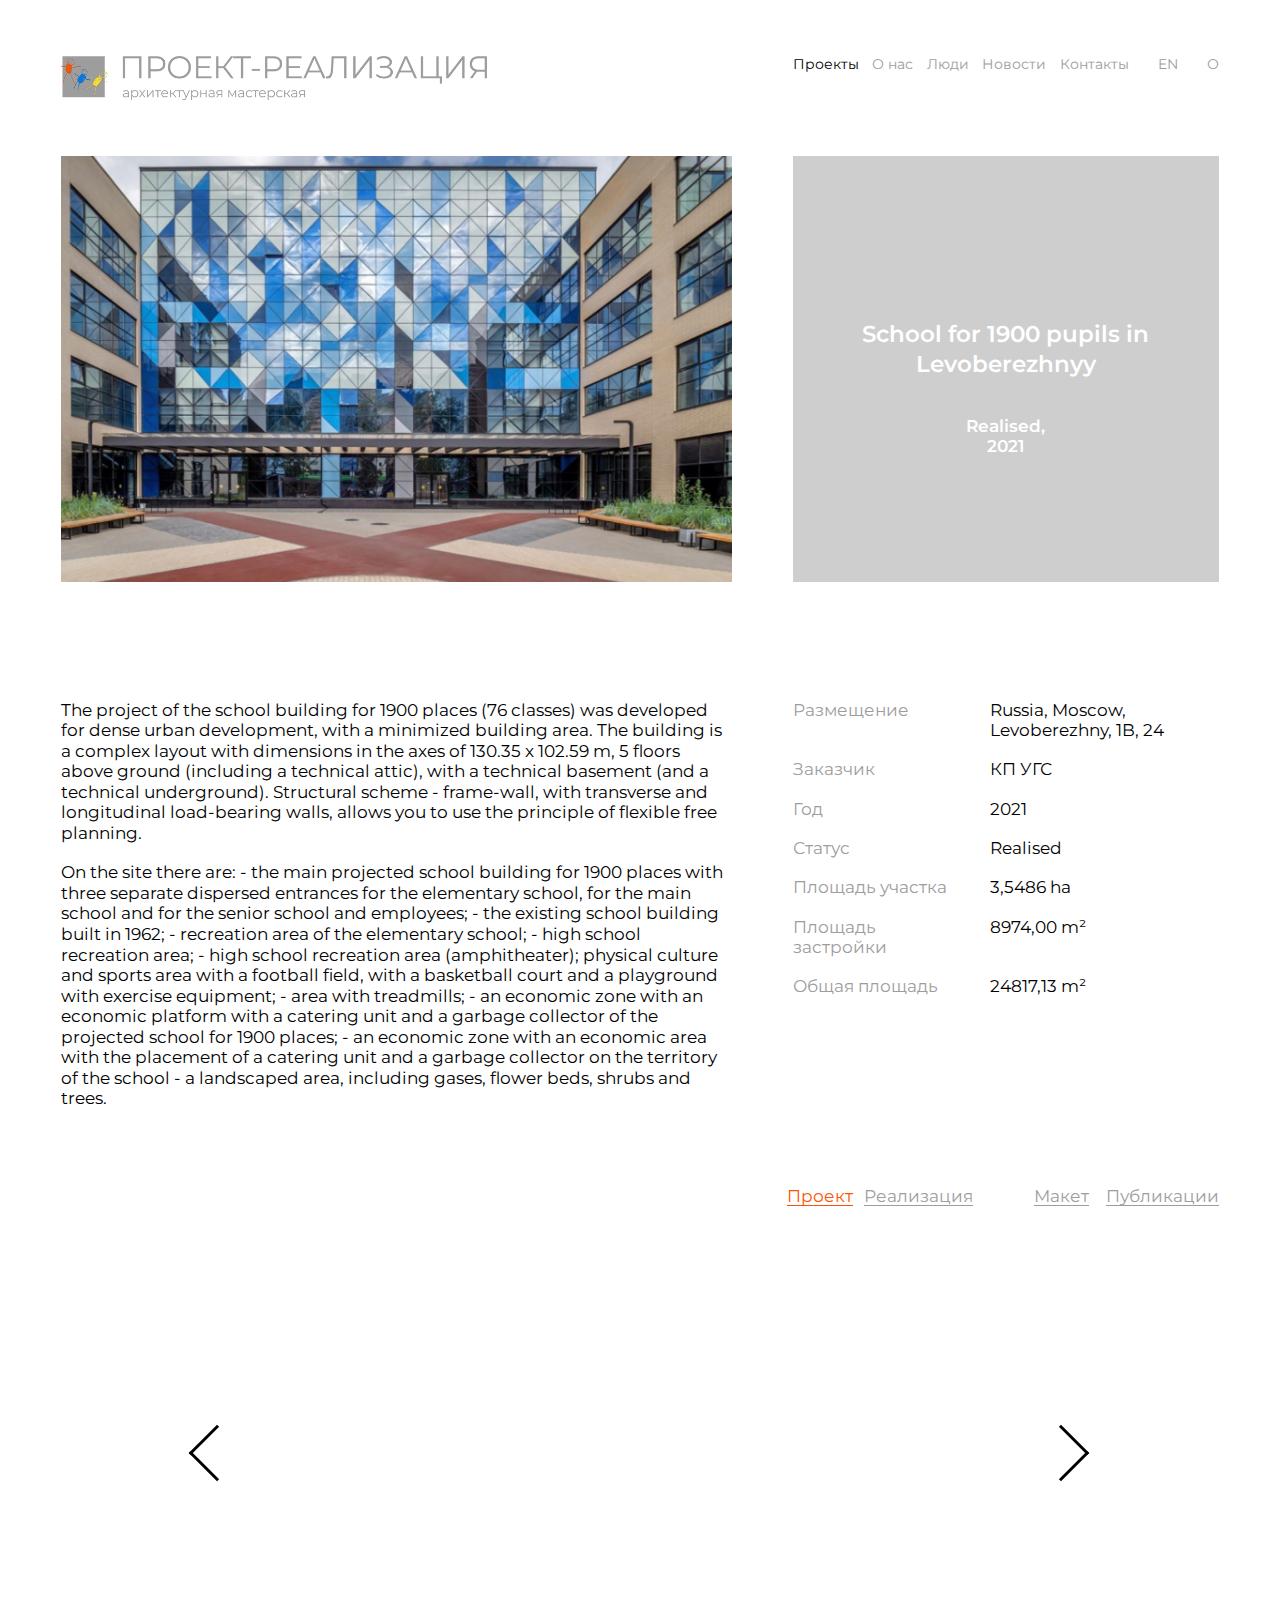
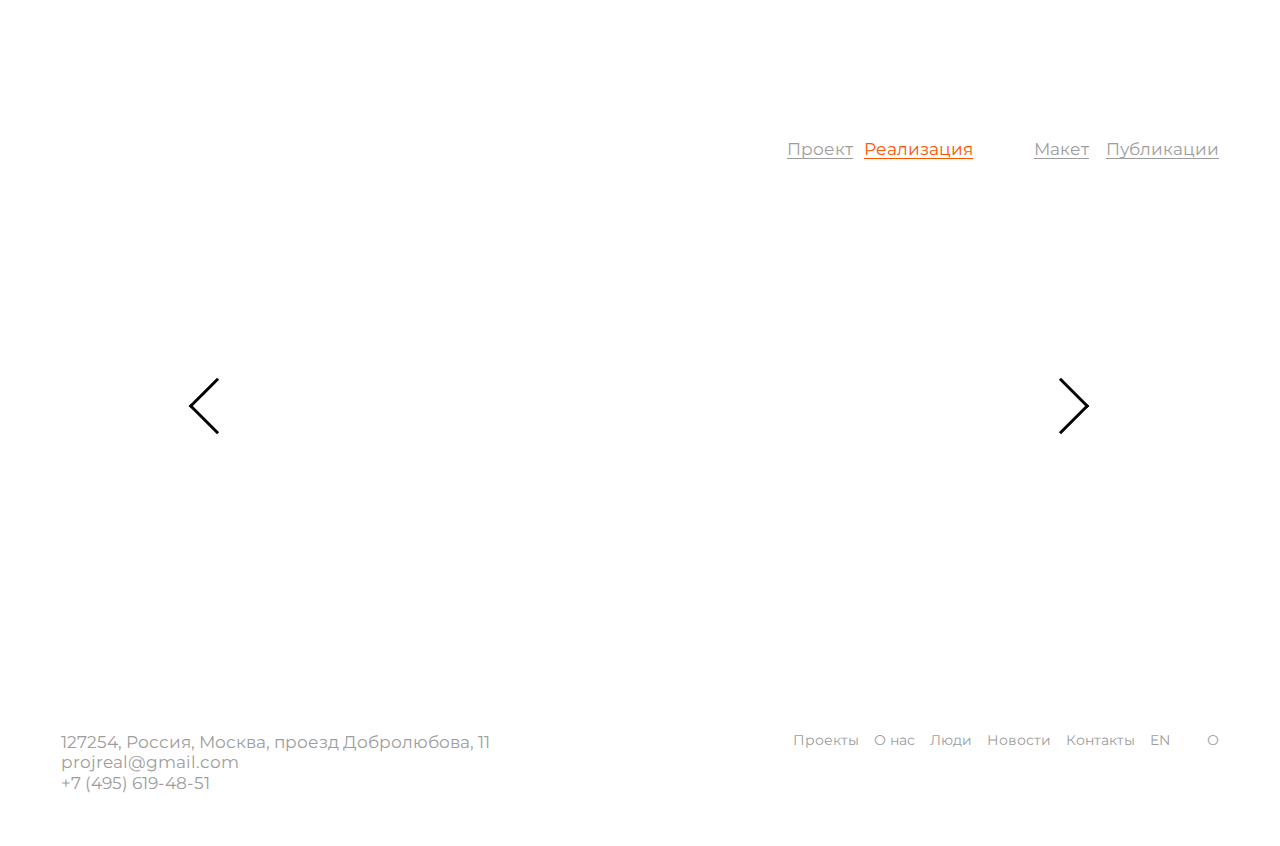
<file: project.html>
<!DOCTYPE html>
<html lang="ru">
	<head>
		<meta http-equiv="Content-Type" content="text/html; charset=utf-8">

		<!-- Адаптирование страницы для мобильных устройств -->
		<meta name="viewport" content="width=device-width, initial-scale=1, maximum-scale=1">

		<!-- Запрет распознования номера телефона -->
		<meta name="format-detection" content="telephone=no">
		<meta name="SKYPE_TOOLBAR" content ="SKYPE_TOOLBAR_PARSER_COMPATIBLE">

		<!-- Заголовок страницы -->
		<title>Заголовок страницы</title>

		<!-- Данное значение часто используют(использовали) поисковые системы -->
		<meta name="description" content="">
		<meta name="keywords" content="">

		<!-- Изменение цвета панели моб. браузера -->
		<meta name="msapplication-TileColor" content="#000">
		<meta name="theme-color" content="#000">

		<!-- Подключение шрифтов с гугла -->
		<link rel="preconnect" href="https://fonts.googleapis.com">
		<link rel="preconnect" href="https://fonts.gstatic.com" crossorigin>
		<link href="https://fonts.googleapis.com/css2?family=Montserrat:ital,wght@0,100;0,200;0,300;0,400;0,500;0,600;0,700;0,800;0,900;1,100;1,200;1,300;1,400;1,500;1,600;1,700;1,800;1,900&display=swap" rel="stylesheet">

		<!-- Подключение файлов стилей -->
		<link rel="stylesheet" href="css/swiper-bundle.min.css" async>
		<link rel="stylesheet" href="css/swiper.css" async>
		<link rel="stylesheet" href="css/styles.css" async>

		<link rel="stylesheet" href="css/response_1023.css" media="print, (max-width: 1023px)" async>
		<link rel="stylesheet" href="css/response_767.css" media="print, (max-width: 767px)" async>
		<link rel="stylesheet" href="css/response_479.css" media="(max-width: 479px)" async>
	</head>

	<body>
		<div class="wrap">
			<div class="main">
				<header>
					<div class="cont row">
						<a href="/" class="logo mini">
							<img src="images/logo_mini.png" alt="" class="default mob_logo">
						</a>

						<button class="mob_menu_btn">
							<span>Меню</span>
							<span>Закрыть</span>
						</button>

						<div class="col_right">
							<nav class="menu row mini">
								<div class="menu_item">
									<a href="/" class="active">Проекты</a>
								</div>

								<div class="menu_item">
									<a href="/">О нас</a>
								</div>

								<div class="menu_item">
									<a href="/">Люди</a>
								</div>

								<div class="menu_item">
									<a href="/">Новости</a>
								</div>

								<div class="menu_item">
									<a href="/">Контакты</a>
								</div>
							</nav>

							<div class="langs mini">
								<a href="/">EN</a>
							</div>

							<div class="search">
								<a href="/" class="btn">О</a>
							</div>
						</div>

						<div class="sub_menu level2">
							<div class="row">
								<div><a href="#" class="sub_link" data-level3="level2_1">Архитектура</a></div>
								<div><a href="/">Выставки</a></div>
								<div><a href="/">Макеты</a></div>
							</div>
						</div>

						<div class="sub_menu level3" data-level3="level2_1">
							<div class="type">
								<div class="label">Тип</div>

								<div class="vals">
									<a href="/">Образовательные</a>
									<div class="sep">l</div>
									<a href="/">Жилые</a>
									<div class="sep">l</div>
									<a href="/">Общественные</a>
									<div class="sep">l</div>
									<a href="/">Город</a>
									<div class="sep">l</div>
									<a href="/">Благоуствройство</a>
									<div class="sep">l</div>
									<a href="/">Реновация</a>
									<div class="sep">l</div>
									<a href="/">Интерьеры</a>
								</div>
							</div>

							<div class="status">
								<div class="label">Статус</div>

								<div class="vals">
									<a href="/">Проект</a>
									<div class="sep">l</div>
									<a href="/">Реализация</a>
									<div class="sep">l</div>
									<a href="/">Конкурс</a>
								</div>
							</div>

							<div class="all_link">
								<a href="/">Все 44</a>
							</div>
						</div>
					</div>
				</header>


				<section class="project_info">
					<div class="cont row">
						<div class="project_image">
							<img data-src="images/tmp/project_info_img.jpg" alt="" class="lazyload">
						</div>

						<div class="data">
							<div class="name">School for 1900 pupils in Levoberezhnyy</div>

							<div class="year">Realised,<br> 2021</div>
						</div>

						<div class="description text_block">
							<p>The project of the school building for 1900 places (76 classes) was developed for dense urban development, with a minimized building area. The building is a complex layout with dimensions in the axes of 130.35 x 102.59 m, 5 floors above ground (including a technical attic), with a technical basement (and a technical underground). Structural scheme - frame-wall, with transverse and longitudinal load-bearing walls, allows you to use the principle of flexible free planning.</p>

							<p>On the site there are: - the main projected school building for 1900 places with three separate dispersed entrances for the elementary school, for the main school and for the senior school and employees; - the existing school building built in 1962; - recreation area of ​​the elementary school; - high school recreation area; - high school recreation area (amphitheater); physical culture and sports area with a football field, with a basketball court and a playground with exercise equipment; - area with treadmills; - an economic zone with an economic platform with a catering unit and a garbage collector of the projected school for 1900 places; - an economic zone with an economic area with the placement of a catering unit and a garbage collector on the territory of the school - a landscaped area, including gases, flower beds, shrubs and trees.</p>
						</div>

						<div class="features">
							<div>
								<div class="label">Размещение</div>
								<div class="val">Russia, Moscow, Levoberezhny, 1B, 24</div>
							</div>

							<div>
								<div class="label">Заказчик</div>
								<div class="val">КП УГС</div>
							</div>

							<div>
								<div class="label">Год</div>
								<div class="val">2021</div>
							</div>

							<div>
								<div class="label">Статус</div>
								<div class="val">Realised</div>
							</div>

							<div>
								<div class="label">Площадь участка</div>
								<div class="val">3,5486 ha</div>
							</div>

							<div>
								<div class="label">Площадь застройки</div>
								<div class="val">8974,00 m²</div>
							</div>

							<div>
								<div class="label">Общая площадь</div>
								<div class="val">24817,13 m²</div>
							</div>
						</div>


						<div class="sliders" id="anchor1">
							<div class="head">
								<div class="cols">
									<div class="col">
										<button data-anchor="anchor1" class="btn scroll_btn active">Проект</button>
										<button data-anchor="anchor2" class="btn scroll_btn">Реализация</button>
									</div>

									<div class="col">
										<div><a href="/" class="btn">Макет</a></div>
										<div><a href="/" class="btn">Публикации</a></div>
									</div>
								</div>
							</div>

							<div class="swiper">
								<div class="swiper-wrapper">
									<div class="swiper-slide">
										<div class="image">
											<img data-src="images/tmp/projcet_slider_img.jpg" alt="" class="swiper-lazy">
										</div>
									</div>

									<div class="swiper-slide">
										<div class="image">
											<img data-src="images/tmp/projcet_slider_img.jpg" alt="" class="swiper-lazy">
										</div>
									</div>

									<div class="swiper-slide">
										<div class="image">
											<img data-src="images/tmp/projcet_slider_img.jpg" alt="" class="swiper-lazy">
										</div>
									</div>

									<div class="swiper-slide">
										<div class="image">
											<img data-src="images/tmp/projcet_slider_img.jpg" alt="" class="swiper-lazy">
										</div>
									</div>

									<div class="swiper-slide">
										<div class="image">
											<img data-src="images/tmp/projcet_slider_img.jpg" alt="" class="swiper-lazy">
										</div>
									</div>
								</div>

								<div class="swiper-button-prev"></div>
								<div class="swiper-button-next"></div>
							</div>
						</div>


						<div class="sliders" id="anchor2">
							<div class="head">
								<div class="cols">
									<div class="col">
										<button data-anchor="anchor1" class="btn scroll_btn">Проект</button>
										<button data-anchor="anchor2" class="btn scroll_btn active">Реализация</button>
									</div>

									<div class="col">
										<div><a href="/" class="btn">Макет</a></div>
										<div><a href="/" class="btn">Публикации</a></div>
									</div>
								</div>
							</div>

							<div class="swiper">
								<div class="swiper-wrapper">
									<div class="swiper-slide">
										<div class="image">
											<img data-src="images/tmp/projcet_slider_img.jpg" alt="" class="swiper-lazy">
										</div>
									</div>

									<div class="swiper-slide">
										<div class="image">
											<img data-src="images/tmp/projcet_slider_img.jpg" alt="" class="swiper-lazy">
										</div>
									</div>

									<div class="swiper-slide">
										<div class="image">
											<img data-src="images/tmp/projcet_slider_img.jpg" alt="" class="swiper-lazy">
										</div>
									</div>

									<div class="swiper-slide">
										<div class="image">
											<img data-src="images/tmp/projcet_slider_img.jpg" alt="" class="swiper-lazy">
										</div>
									</div>

									<div class="swiper-slide">
										<div class="image">
											<img data-src="images/tmp/projcet_slider_img.jpg" alt="" class="swiper-lazy">
										</div>
									</div>
								</div>

								<div class="swiper-button-prev"></div>
								<div class="swiper-button-next"></div>
							</div>
						</div>


						<div class="mob_links">
							<div><a href="/" class="btn">Макет</a></div>
							<div><a href="/" class="btn">Публикации</a></div>
						</div>
					</div>
				</section>
			</div>


			<footer>
				<div class="cont row">
					<div class="contacts alignleft">
						<div>127254, Россия, Москва, проезд Добролюбова, 11</div>
						<div><a href="mailto:projreal@gmail.com">projreal@gmail.com</a></div>
						<div><a href="tel:+74956194851">+7 (495) 619-48-51</a></div>
					</div>

					<div class="col_right">
						<nav class="menu row mini">
							<div class="menu_item">
								<a href="/">Проекты</a>
							</div>

							<div class="menu_item">
								<a href="/">О нас</a>
							</div>

							<div class="menu_item">
								<a href="/">Люди</a>
							</div>

							<div class="menu_item">
								<a href="/">Новости</a>
							</div>

							<div class="menu_item">
								<a href="/">Контакты</a>
							</div>
						</nav>

						<div class="langs mini">
							<a href="/">EN</a>
						</div>

						<div class="search">
							<button class="btn">О</button>
						</div>
					</div>
				</div>
			</footer>
		</div>


		<div class="supports_error">
			Ваш браузер устарел рекомендуем обновить его до последней версии<br> или использовать другой более современный.
		</div>


		<!-- Подключение javascript файлов -->
		<script src="js/jquery-3.5.0.min.js"></script>
		<script src="js/swiper-bundle.min.js"></script>
		<script src="js/functions.js"></script>
		<script src="js/scripts.js"></script>
	</body>
</html>
</file>
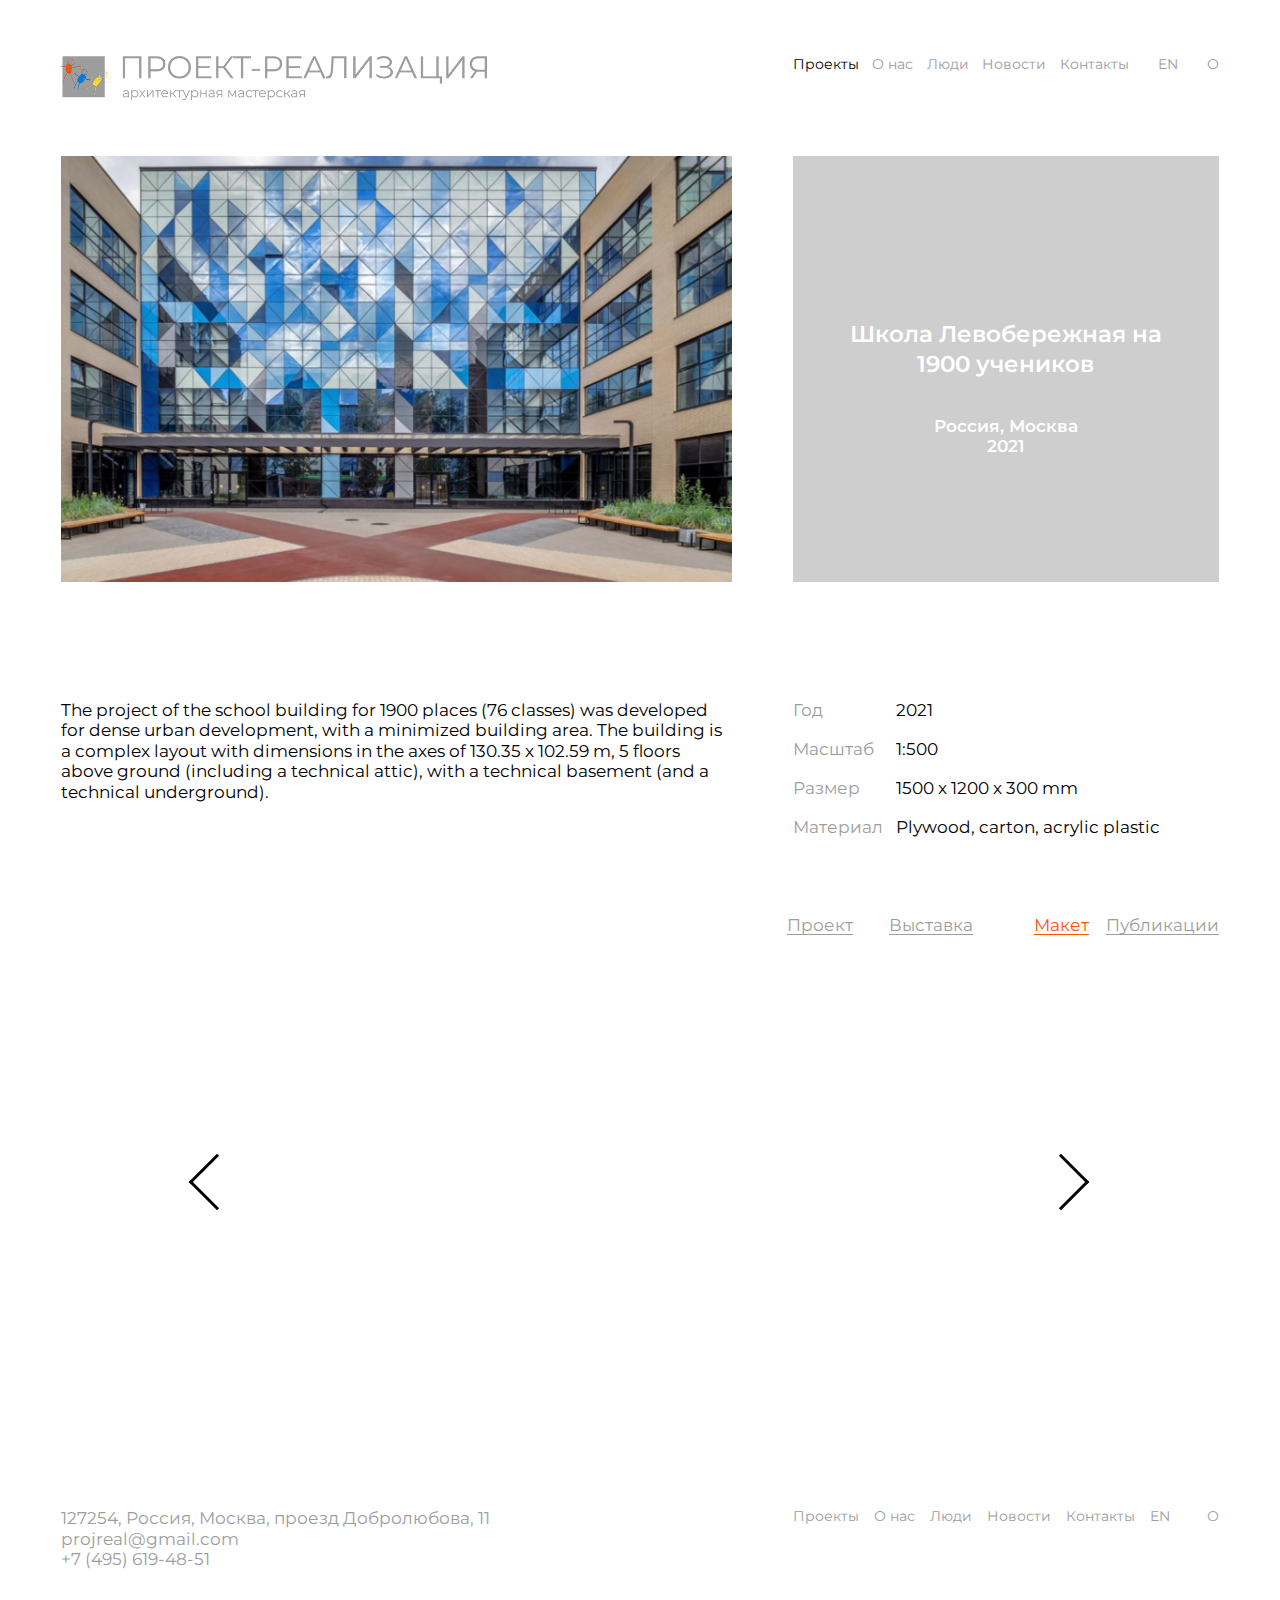
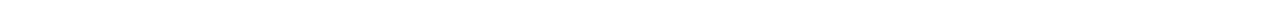
<file: project2.html>
<!DOCTYPE html>
<html lang="ru">
	<head>
		<meta http-equiv="Content-Type" content="text/html; charset=utf-8">

		<!-- Адаптирование страницы для мобильных устройств -->
		<meta name="viewport" content="width=device-width, initial-scale=1, maximum-scale=1">

		<!-- Запрет распознования номера телефона -->
		<meta name="format-detection" content="telephone=no">
		<meta name="SKYPE_TOOLBAR" content ="SKYPE_TOOLBAR_PARSER_COMPATIBLE">

		<!-- Заголовок страницы -->
		<title>Заголовок страницы</title>

		<!-- Данное значение часто используют(использовали) поисковые системы -->
		<meta name="description" content="">
		<meta name="keywords" content="">

		<!-- Изменение цвета панели моб. браузера -->
		<meta name="msapplication-TileColor" content="#000">
		<meta name="theme-color" content="#000">

		<!-- Подключение шрифтов с гугла -->
		<link rel="preconnect" href="https://fonts.googleapis.com">
		<link rel="preconnect" href="https://fonts.gstatic.com" crossorigin>
		<link href="https://fonts.googleapis.com/css2?family=Montserrat:ital,wght@0,100;0,200;0,300;0,400;0,500;0,600;0,700;0,800;0,900;1,100;1,200;1,300;1,400;1,500;1,600;1,700;1,800;1,900&display=swap" rel="stylesheet">

		<!-- Подключение файлов стилей -->
		<link rel="stylesheet" href="css/swiper-bundle.min.css" async>
		<link rel="stylesheet" href="css/swiper.css" async>
		<link rel="stylesheet" href="css/styles.css" async>

		<link rel="stylesheet" href="css/response_1023.css" media="print, (max-width: 1023px)" async>
		<link rel="stylesheet" href="css/response_767.css" media="print, (max-width: 767px)" async>
		<link rel="stylesheet" href="css/response_479.css" media="(max-width: 479px)" async>
	</head>

	<body>
		<div class="wrap">
			<div class="main">
				<header>
					<div class="cont row">
						<a href="/" class="logo mini">
							<img src="images/logo_mini.png" alt="" class="default mob_logo">
						</a>

						<button class="mob_menu_btn">
							<span>Меню</span>
							<span>Закрыть</span>
						</button>

						<div class="col_right">
							<nav class="menu row mini">
								<div class="menu_item">
									<a href="/" class="active">Проекты</a>
								</div>

								<div class="menu_item">
									<a href="/">О нас</a>
								</div>

								<div class="menu_item">
									<a href="/">Люди</a>
								</div>

								<div class="menu_item">
									<a href="/">Новости</a>
								</div>

								<div class="menu_item">
									<a href="/">Контакты</a>
								</div>
							</nav>

							<div class="langs mini">
								<a href="/">EN</a>
							</div>

							<div class="search">
								<a href="/" class="btn">О</a>
							</div>
						</div>

						<div class="sub_menu level2">
							<div class="row">
								<div><a href="#" class="sub_link" data-level3="level2_1">Архитектура</a></div>
								<div><a href="/">Выставки</a></div>
								<div><a href="/">Макеты</a></div>
							</div>
						</div>

						<div class="sub_menu level3" data-level3="level2_1">
							<div class="type">
								<div class="label">Тип</div>

								<div class="vals">
									<a href="/">Образовательные</a>
									<div class="sep">l</div>
									<a href="/">Жилые</a>
									<div class="sep">l</div>
									<a href="/">Общественные</a>
									<div class="sep">l</div>
									<a href="/">Город</a>
									<div class="sep">l</div>
									<a href="/">Благоуствройство</a>
									<div class="sep">l</div>
									<a href="/">Реновация</a>
									<div class="sep">l</div>
									<a href="/">Интерьеры</a>
								</div>
							</div>

							<div class="status">
								<div class="label">Статус</div>

								<div class="vals">
									<a href="/">Проект</a>
									<div class="sep">l</div>
									<a href="/">Реализация</a>
									<div class="sep">l</div>
									<a href="/">Конкурс</a>
								</div>
							</div>

							<div class="all_link">
								<a href="/">Все 44</a>
							</div>
						</div>
					</div>
				</header>


				<section class="project_info">
					<div class="cont row">
						<div class="project_image">
							<img data-src="images/tmp/project_info_img.jpg" alt="" class="lazyload">
						</div>

						<div class="data">
							<div class="name">Школа Левобережная на 1900 учеников</div>

							<div class="year">Россия, Москва<br> 2021</div>
						</div>

						<div class="description text_block">
							<p>The project of the school building for 1900 places (76 classes) was developed for dense urban development, with a minimized building area. The building is a complex layout with dimensions in the axes of 130.35 x 102.59 m, 5 floors above ground (including a technical attic), with a technical basement (and a technical underground).</p>
						</div>

						<div class="features">
							<div>
								<div class="label small">Год</div>
								<div class="val">2021</div>
							</div>

							<div>
								<div class="label small">Масштаб</div>
								<div class="val">1:500</div>
							</div>

							<div>
								<div class="label small">Размер</div>
								<div class="val">1500 x 1200 x 300 mm</div>
							</div>

							<div>
								<div class="label small">Материал</div>
								<div class="val">Plywood, carton, acrylic plastic</div>
							</div>
						</div>


						<div class="sliders">
							<div class="head">
								<div class="cols">
									<div class="col">
										<div><a href="/" class="btn">Проект</a></div>
										<div><a href="/" class="btn">Выставка</a></div>
									</div>

									<div class="col">
										<div><a class="btn active">Макет</a></div>
										<div><a href="/" class="btn">Публикации</a></div>
									</div>
								</div>
							</div>

							<div class="swiper">
								<div class="swiper-wrapper">
									<div class="swiper-slide">
										<div class="image">
											<img data-src="images/tmp/projcet_slider_img.jpg" alt="" class="swiper-lazy">
										</div>
									</div>

									<div class="swiper-slide">
										<div class="image">
											<img data-src="images/tmp/projcet_slider_img.jpg" alt="" class="swiper-lazy">
										</div>
									</div>

									<div class="swiper-slide">
										<div class="image">
											<img data-src="images/tmp/projcet_slider_img.jpg" alt="" class="swiper-lazy">
										</div>
									</div>

									<div class="swiper-slide">
										<div class="image">
											<img data-src="images/tmp/projcet_slider_img.jpg" alt="" class="swiper-lazy">
										</div>
									</div>

									<div class="swiper-slide">
										<div class="image">
											<img data-src="images/tmp/projcet_slider_img.jpg" alt="" class="swiper-lazy">
										</div>
									</div>
								</div>

								<div class="swiper-button-prev"></div>
								<div class="swiper-button-next"></div>
							</div>

							<div class="mob_links full_w">
								<div><a href="/" class="btn">Проект</a></div>
								<div><a href="/" class="btn">Выставка</a></div>
								<div><a class="btn active">Макет</a></div>
								<div><a href="/" class="btn">Публикации</a></div>
							</div>
						</div>
					</div>
				</section>
			</div>


			<footer>
				<div class="cont row">
					<div class="contacts alignleft">
						<div>127254, Россия, Москва, проезд Добролюбова, 11</div>
						<div><a href="mailto:projreal@gmail.com">projreal@gmail.com</a></div>
						<div><a href="tel:+74956194851">+7 (495) 619-48-51</a></div>
					</div>

					<div class="col_right">
						<nav class="menu row mini">
							<div class="menu_item">
								<a href="/">Проекты</a>
							</div>

							<div class="menu_item">
								<a href="/">О нас</a>
							</div>

							<div class="menu_item">
								<a href="/">Люди</a>
							</div>

							<div class="menu_item">
								<a href="/">Новости</a>
							</div>

							<div class="menu_item">
								<a href="/">Контакты</a>
							</div>
						</nav>

						<div class="langs mini">
							<a href="/">EN</a>
						</div>

						<div class="search">
							<button class="btn">О</button>
						</div>
					</div>
				</div>
			</footer>
		</div>


		<div class="supports_error">
			Ваш браузер устарел рекомендуем обновить его до последней версии<br> или использовать другой более современный.
		</div>


		<!-- Подключение javascript файлов -->
		<script src="js/jquery-3.5.0.min.js"></script>
		<script src="js/swiper-bundle.min.js"></script>
		<script src="js/functions.js"></script>
		<script src="js/scripts.js"></script>
	</body>
</html>
</file>
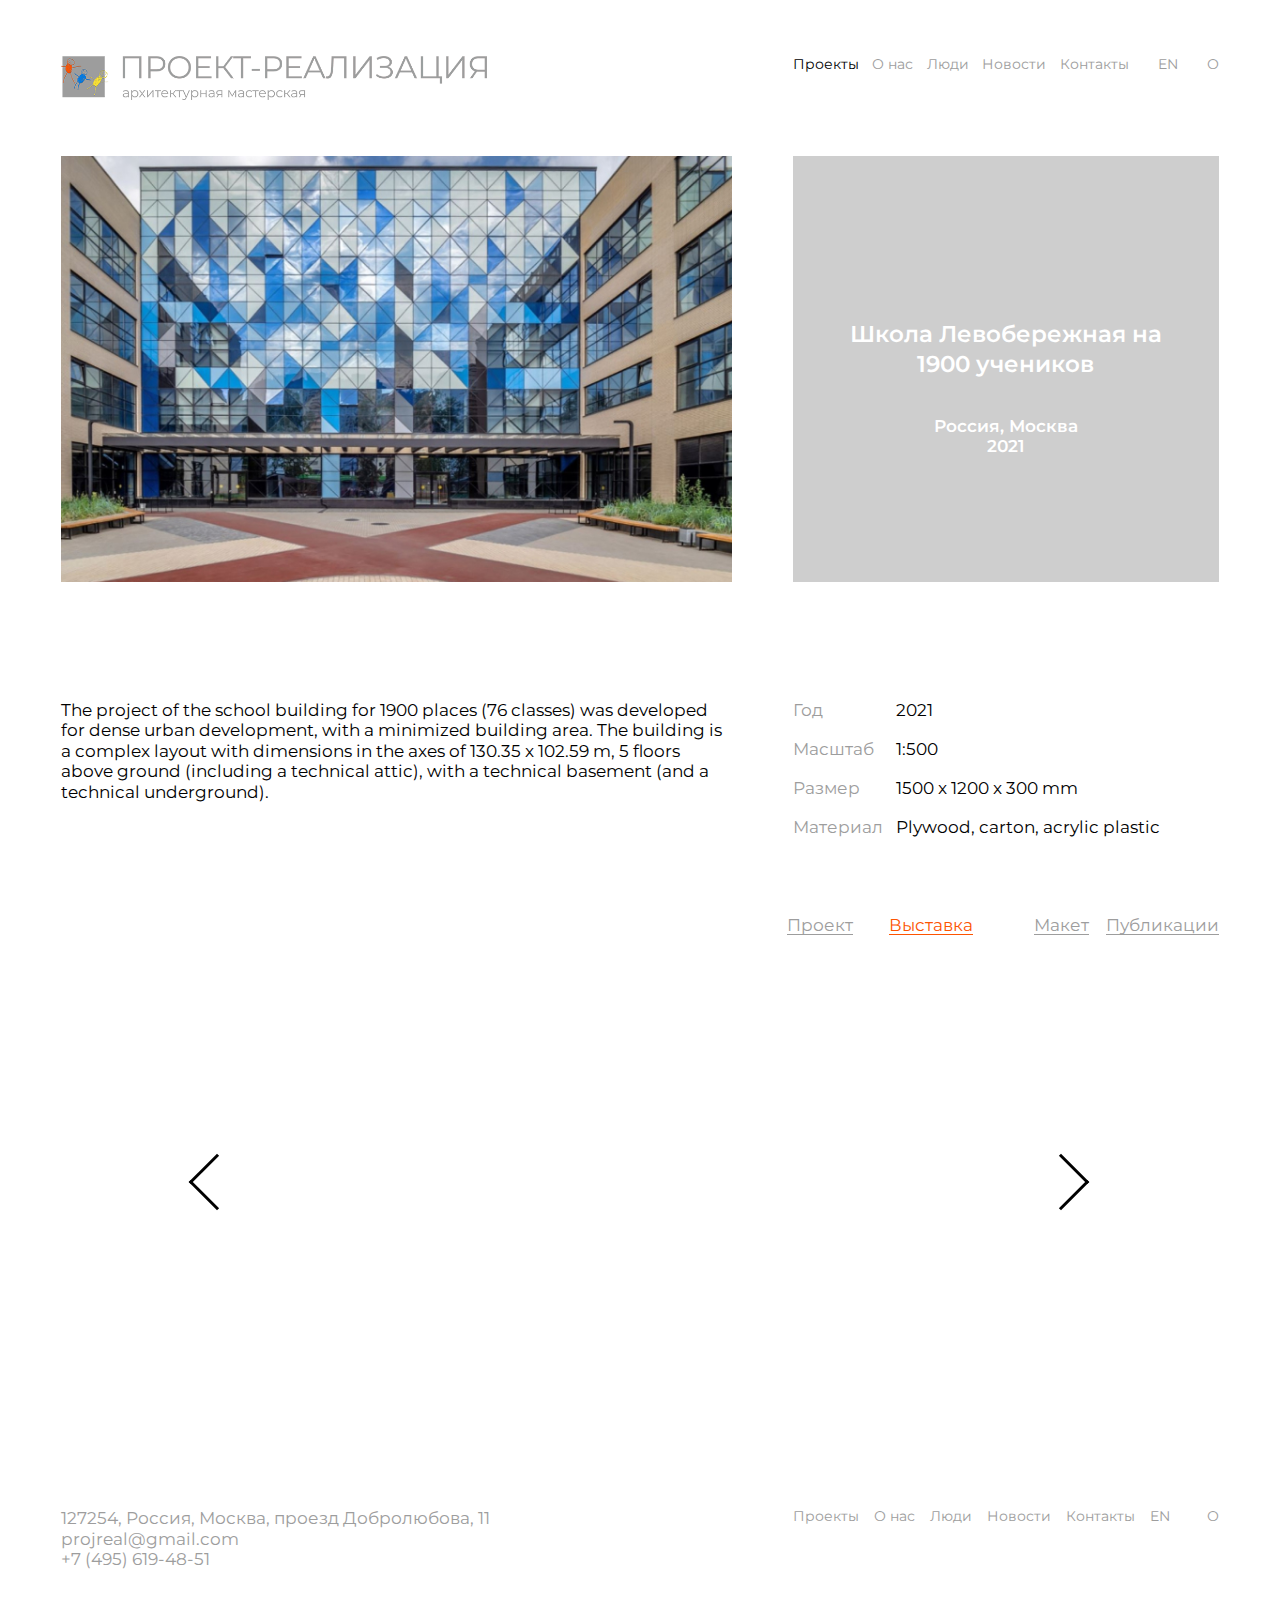
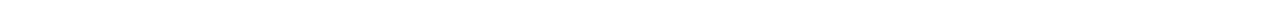
<file: project3.html>
<!DOCTYPE html>
<html lang="ru">
	<head>
		<meta http-equiv="Content-Type" content="text/html; charset=utf-8">

		<!-- Адаптирование страницы для мобильных устройств -->
		<meta name="viewport" content="width=device-width, initial-scale=1, maximum-scale=1">

		<!-- Запрет распознования номера телефона -->
		<meta name="format-detection" content="telephone=no">
		<meta name="SKYPE_TOOLBAR" content ="SKYPE_TOOLBAR_PARSER_COMPATIBLE">

		<!-- Заголовок страницы -->
		<title>Заголовок страницы</title>

		<!-- Данное значение часто используют(использовали) поисковые системы -->
		<meta name="description" content="">
		<meta name="keywords" content="">

		<!-- Изменение цвета панели моб. браузера -->
		<meta name="msapplication-TileColor" content="#000">
		<meta name="theme-color" content="#000">

		<!-- Подключение шрифтов с гугла -->
		<link rel="preconnect" href="https://fonts.googleapis.com">
		<link rel="preconnect" href="https://fonts.gstatic.com" crossorigin>
		<link href="https://fonts.googleapis.com/css2?family=Montserrat:ital,wght@0,100;0,200;0,300;0,400;0,500;0,600;0,700;0,800;0,900;1,100;1,200;1,300;1,400;1,500;1,600;1,700;1,800;1,900&display=swap" rel="stylesheet">

		<!-- Подключение файлов стилей -->
		<link rel="stylesheet" href="css/swiper-bundle.min.css" async>
		<link rel="stylesheet" href="css/swiper.css" async>
		<link rel="stylesheet" href="css/styles.css" async>

		<link rel="stylesheet" href="css/response_1023.css" media="print, (max-width: 1023px)" async>
		<link rel="stylesheet" href="css/response_767.css" media="print, (max-width: 767px)" async>
		<link rel="stylesheet" href="css/response_479.css" media="(max-width: 479px)" async>
	</head>

	<body>
		<div class="wrap">
			<div class="main">
				<header>
					<div class="cont row">
						<a href="/" class="logo mini">
							<img src="images/logo_mini.png" alt="" class="default mob_logo">
						</a>

						<button class="mob_menu_btn">
							<span>Меню</span>
							<span>Закрыть</span>
						</button>

						<div class="col_right">
							<nav class="menu row mini">
								<div class="menu_item">
									<a href="/" class="active">Проекты</a>
								</div>

								<div class="menu_item">
									<a href="/">О нас</a>
								</div>

								<div class="menu_item">
									<a href="/">Люди</a>
								</div>

								<div class="menu_item">
									<a href="/">Новости</a>
								</div>

								<div class="menu_item">
									<a href="/">Контакты</a>
								</div>
							</nav>

							<div class="langs mini">
								<a href="/">EN</a>
							</div>

							<div class="search">
								<a href="/" class="btn">О</a>
							</div>
						</div>

						<div class="sub_menu level2">
							<div class="row">
								<div><a href="#" class="sub_link" data-level3="level2_1">Архитектура</a></div>
								<div><a href="/">Выставки</a></div>
								<div><a href="/">Макеты</a></div>
							</div>
						</div>

						<div class="sub_menu level3" data-level3="level2_1">
							<div class="type">
								<div class="label">Тип</div>

								<div class="vals">
									<a href="/">Образовательные</a>
									<div class="sep">l</div>
									<a href="/">Жилые</a>
									<div class="sep">l</div>
									<a href="/">Общественные</a>
									<div class="sep">l</div>
									<a href="/">Город</a>
									<div class="sep">l</div>
									<a href="/">Благоуствройство</a>
									<div class="sep">l</div>
									<a href="/">Реновация</a>
									<div class="sep">l</div>
									<a href="/">Интерьеры</a>
								</div>
							</div>

							<div class="status">
								<div class="label">Статус</div>

								<div class="vals">
									<a href="/">Проект</a>
									<div class="sep">l</div>
									<a href="/">Реализация</a>
									<div class="sep">l</div>
									<a href="/">Конкурс</a>
								</div>
							</div>

							<div class="all_link">
								<a href="/">Все 44</a>
							</div>
						</div>
					</div>
				</header>


				<section class="project_info">
					<div class="cont row">
						<div class="project_image">
							<img data-src="images/tmp/project_info_img.jpg" alt="" class="lazyload">
						</div>

						<div class="data">
							<div class="name">Школа Левобережная на 1900 учеников</div>

							<div class="year">Россия, Москва<br> 2021</div>
						</div>

						<div class="description text_block">
							<p>The project of the school building for 1900 places (76 classes) was developed for dense urban development, with a minimized building area. The building is a complex layout with dimensions in the axes of 130.35 x 102.59 m, 5 floors above ground (including a technical attic), with a technical basement (and a technical underground).</p>
						</div>

						<div class="features">
							<div>
								<div class="label small">Год</div>
								<div class="val">2021</div>
							</div>

							<div>
								<div class="label small">Масштаб</div>
								<div class="val">1:500</div>
							</div>

							<div>
								<div class="label small">Размер</div>
								<div class="val">1500 x 1200 x 300 mm</div>
							</div>

							<div>
								<div class="label small">Материал</div>
								<div class="val">Plywood, carton, acrylic plastic</div>
							</div>
						</div>


						<div class="sliders">
							<div class="head">
								<div class="cols">
									<div class="col">
										<div><a href="/" class="btn">Проект</a></div>
										<div><a class="btn active">Выставка</a></div>
									</div>

									<div class="col">
										<div><a href="/" class="btn">Макет</a></div>
										<div><a href="/" class="btn">Публикации</a></div>
									</div>
								</div>
							</div>

							<div class="swiper">
								<div class="swiper-wrapper">
									<div class="swiper-slide">
										<div class="image">
											<img data-src="images/tmp/projcet_slider_img.jpg" alt="" class="swiper-lazy">
										</div>
									</div>

									<div class="swiper-slide">
										<div class="image">
											<img data-src="images/tmp/projcet_slider_img.jpg" alt="" class="swiper-lazy">
										</div>
									</div>

									<div class="swiper-slide">
										<div class="image">
											<img data-src="images/tmp/projcet_slider_img.jpg" alt="" class="swiper-lazy">
										</div>
									</div>

									<div class="swiper-slide">
										<div class="image">
											<img data-src="images/tmp/projcet_slider_img.jpg" alt="" class="swiper-lazy">
										</div>
									</div>

									<div class="swiper-slide">
										<div class="image">
											<img data-src="images/tmp/projcet_slider_img.jpg" alt="" class="swiper-lazy">
										</div>
									</div>
								</div>

								<div class="swiper-button-prev"></div>
								<div class="swiper-button-next"></div>
							</div>

							<div class="mob_links full_w">
								<div><a href="/" class="btn">Проект</a></div>
								<div><a class="btn active">Выставка</a></div>
								<div><a href="/" class="btn">Макет</a></div>
								<div><a href="/" class="btn">Публикации</a></div>
							</div>
						</div>
					</div>
				</section>
			</div>


			<footer>
				<div class="cont row">
					<div class="contacts alignleft">
						<div>127254, Россия, Москва, проезд Добролюбова, 11</div>
						<div><a href="mailto:projreal@gmail.com">projreal@gmail.com</a></div>
						<div><a href="tel:+74956194851">+7 (495) 619-48-51</a></div>
					</div>

					<div class="col_right">
						<nav class="menu row mini">
							<div class="menu_item">
								<a href="/">Проекты</a>
							</div>

							<div class="menu_item">
								<a href="/">О нас</a>
							</div>

							<div class="menu_item">
								<a href="/">Люди</a>
							</div>

							<div class="menu_item">
								<a href="/">Новости</a>
							</div>

							<div class="menu_item">
								<a href="/">Контакты</a>
							</div>
						</nav>

						<div class="langs mini">
							<a href="/">EN</a>
						</div>

						<div class="search">
							<button class="btn">О</button>
						</div>
					</div>
				</div>
			</footer>
		</div>


		<div class="supports_error">
			Ваш браузер устарел рекомендуем обновить его до последней версии<br> или использовать другой более современный.
		</div>


		<!-- Подключение javascript файлов -->
		<script src="js/jquery-3.5.0.min.js"></script>
		<script src="js/swiper-bundle.min.js"></script>
		<script src="js/functions.js"></script>
		<script src="js/scripts.js"></script>
	</body>
</html>
</file>
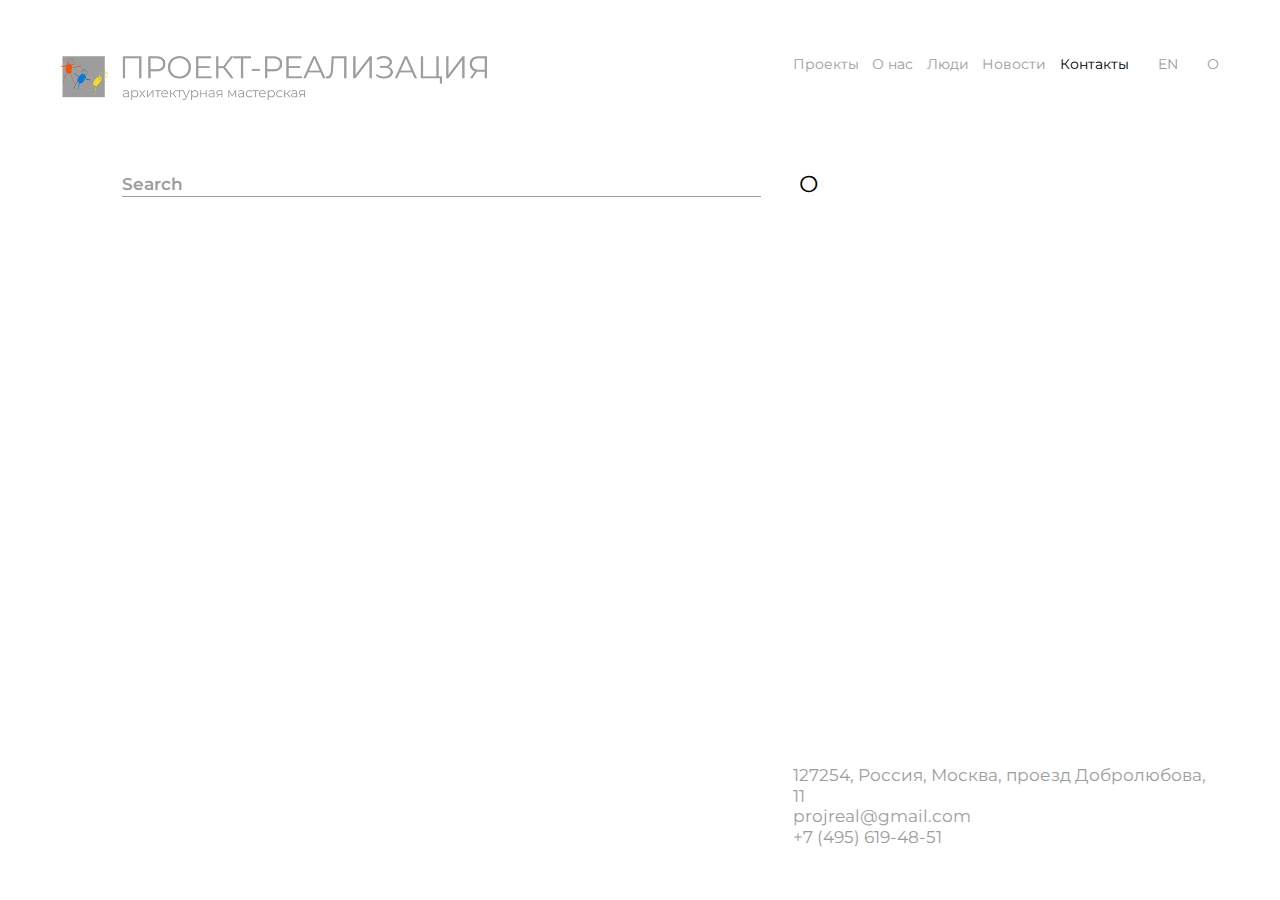
<file: search.html>
<!DOCTYPE html>
<html lang="ru">
	<head>
		<meta http-equiv="Content-Type" content="text/html; charset=utf-8">

		<!-- Адаптирование страницы для мобильных устройств -->
		<meta name="viewport" content="width=device-width, initial-scale=1, maximum-scale=1">

		<!-- Запрет распознования номера телефона -->
		<meta name="format-detection" content="telephone=no">
		<meta name="SKYPE_TOOLBAR" content ="SKYPE_TOOLBAR_PARSER_COMPATIBLE">

		<!-- Заголовок страницы -->
		<title>Заголовок страницы</title>

		<!-- Данное значение часто используют(использовали) поисковые системы -->
		<meta name="description" content="">
		<meta name="keywords" content="">

		<!-- Изменение цвета панели моб. браузера -->
		<meta name="msapplication-TileColor" content="#000">
		<meta name="theme-color" content="#000">

		<!-- Подключение шрифтов с гугла -->
		<link rel="preconnect" href="https://fonts.googleapis.com">
		<link rel="preconnect" href="https://fonts.gstatic.com" crossorigin>
		<link href="https://fonts.googleapis.com/css2?family=Montserrat:ital,wght@0,100;0,200;0,300;0,400;0,500;0,600;0,700;0,800;0,900;1,100;1,200;1,300;1,400;1,500;1,600;1,700;1,800;1,900&display=swap" rel="stylesheet">

		<!-- Подключение файлов стилей -->
		<link rel="stylesheet" href="css/swiper-bundle.min.css" async>
		<link rel="stylesheet" href="css/swiper.css" async>
		<link rel="stylesheet" href="css/styles.css" async>

		<link rel="stylesheet" href="css/response_1023.css" media="print, (max-width: 1023px)" async>
		<link rel="stylesheet" href="css/response_767.css" media="print, (max-width: 767px)" async>
		<link rel="stylesheet" href="css/response_479.css" media="(max-width: 479px)" async>
	</head>

	<body>
		<div class="wrap">
			<div class="main">
				<header>
					<div class="cont row">
						<a href="/" class="logo mini">
							<img src="images/logo_mini.png" alt="" class="default mob_logo">
						</a>

						<button class="mob_menu_btn">
							<span>Меню</span>
							<span>Закрыть</span>
						</button>

						<div class="col_right">
							<nav class="menu row mini">
								<div class="menu_item">
									<a href="/">Проекты</a>
								</div>

								<div class="menu_item">
									<a href="/">О нас</a>
								</div>

								<div class="menu_item">
									<a href="/">Люди</a>
								</div>

								<div class="menu_item">
									<a href="/">Новости</a>
								</div>

								<div class="menu_item">
									<a class="active">Контакты</a>
								</div>
							</nav>

							<div class="langs mini">
								<a href="/">EN</a>
							</div>

							<div class="search">
								<a href="/" class="btn">О</a>
							</div>
						</div>

						<div class="sub_menu level2">
							<div class="row">
								<div><a href="#" class="sub_link" data-level3="level2_1">Архитектура</a></div>
								<div><a href="/">Выставки</a></div>
								<div><a href="/">Макеты</a></div>
							</div>
						</div>

						<div class="sub_menu level3" data-level3="level2_1">
							<div class="type">
								<div class="label">Тип</div>

								<div class="vals">
									<a href="/">Образовательные</a>
									<div class="sep">l</div>
									<a href="/">Жилые</a>
									<div class="sep">l</div>
									<a href="/">Общественные</a>
									<div class="sep">l</div>
									<a href="/">Город</a>
									<div class="sep">l</div>
									<a href="/">Благоуствройство</a>
									<div class="sep">l</div>
									<a href="/">Реновация</a>
									<div class="sep">l</div>
									<a href="/">Интерьеры</a>
								</div>
							</div>

							<div class="status">
								<div class="label">Статус</div>

								<div class="vals">
									<a href="/">Проект</a>
									<div class="sep">l</div>
									<a href="/">Реализация</a>
									<div class="sep">l</div>
									<a href="/">Конкурс</a>
								</div>
							</div>

							<div class="all_link">
								<a href="/">Все 44</a>
							</div>
						</div>
					</div>
				</header>


				<section class="search_info">
					<div class="cont">
						<form action="">
							<input type="text" name="" value="" class="input" placeholder="Search">

							<button type="submit" class="submit_btn">О</button>
						</form>
					</div>
				</section>
			</div>


			<footer>
				<div class="cont row">
					<div class="contacts">
						<div>127254, Россия, Москва, проезд Добролюбова, 11</div>
						<div><a href="mailto:projreal@gmail.com">projreal@gmail.com</a></div>
						<div><a href="tel:+74956194851">+7 (495) 619-48-51</a></div>
					</div>
				</div>
			</footer>
		</div>


		<div class="supports_error">
			Ваш браузер устарел рекомендуем обновить его до последней версии<br> или использовать другой более современный.
		</div>


		<!-- Подключение javascript файлов -->
		<script src="js/jquery-3.5.0.min.js"></script>
		<script src="js/swiper-bundle.min.js"></script>
		<script src="js/functions.js"></script>
		<script src="js/scripts.js"></script>
	</body>
</html>
</file>
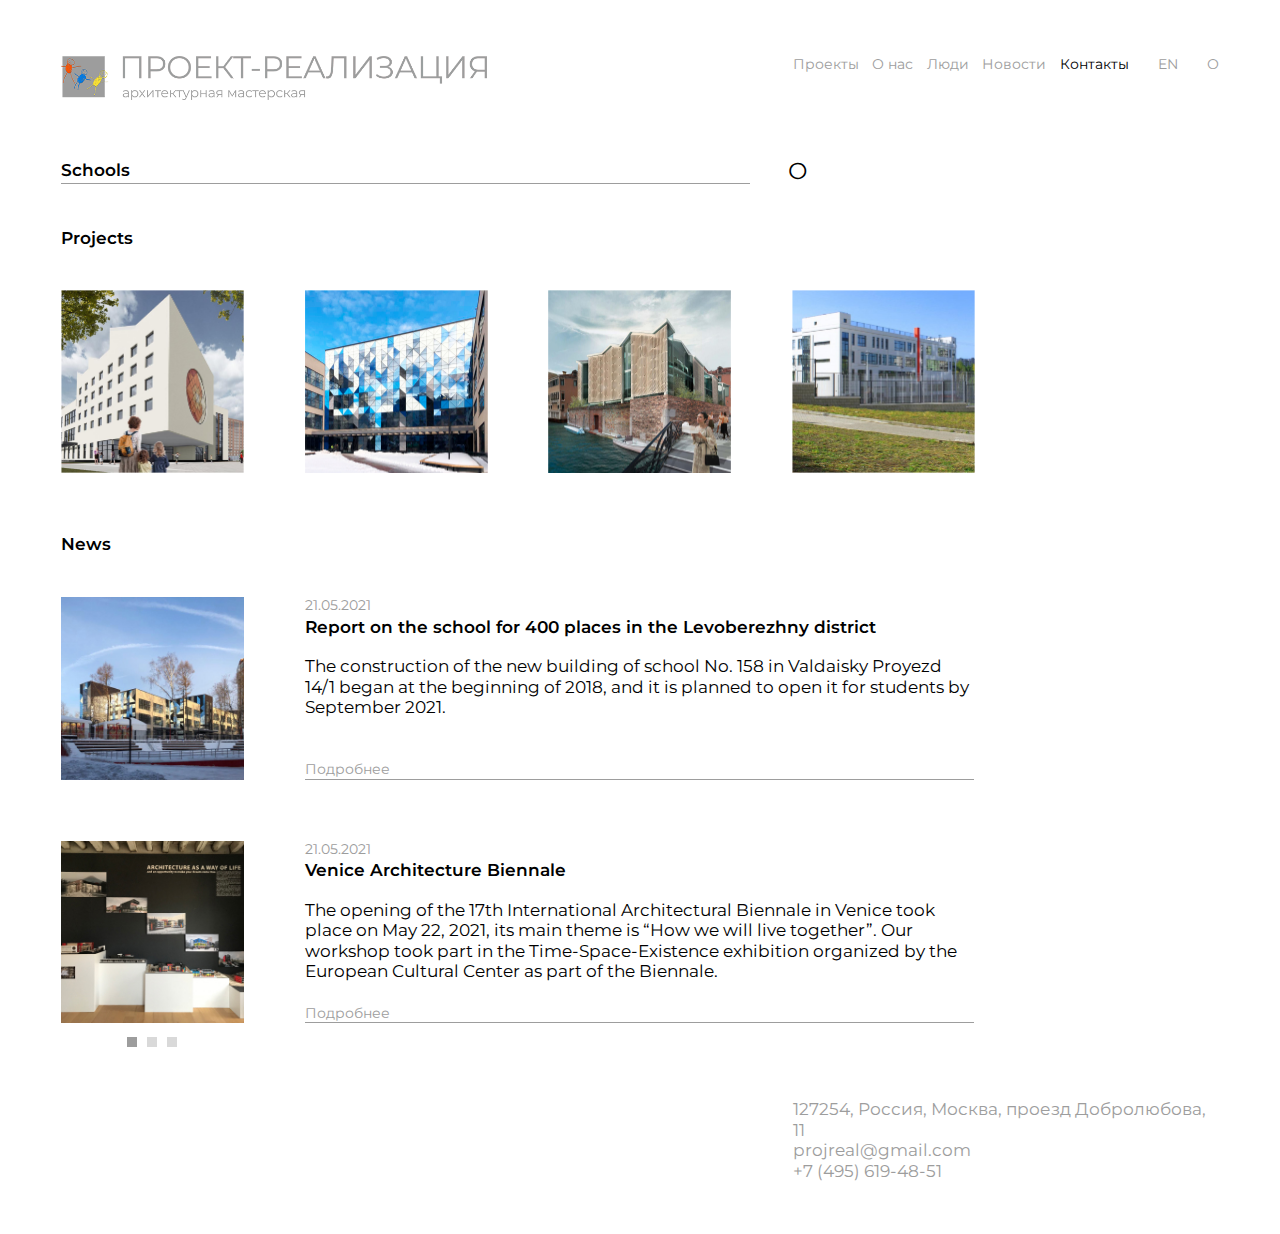
<file: search_result.html>
<!DOCTYPE html>
<html lang="ru">
	<head>
		<meta http-equiv="Content-Type" content="text/html; charset=utf-8">

		<!-- Адаптирование страницы для мобильных устройств -->
		<meta name="viewport" content="width=device-width, initial-scale=1, maximum-scale=1">

		<!-- Запрет распознования номера телефона -->
		<meta name="format-detection" content="telephone=no">
		<meta name="SKYPE_TOOLBAR" content ="SKYPE_TOOLBAR_PARSER_COMPATIBLE">

		<!-- Заголовок страницы -->
		<title>Заголовок страницы</title>

		<!-- Данное значение часто используют(использовали) поисковые системы -->
		<meta name="description" content="">
		<meta name="keywords" content="">

		<!-- Изменение цвета панели моб. браузера -->
		<meta name="msapplication-TileColor" content="#000">
		<meta name="theme-color" content="#000">

		<!-- Подключение шрифтов с гугла -->
		<link rel="preconnect" href="https://fonts.googleapis.com">
		<link rel="preconnect" href="https://fonts.gstatic.com" crossorigin>
		<link href="https://fonts.googleapis.com/css2?family=Montserrat:ital,wght@0,100;0,200;0,300;0,400;0,500;0,600;0,700;0,800;0,900;1,100;1,200;1,300;1,400;1,500;1,600;1,700;1,800;1,900&display=swap" rel="stylesheet">

		<!-- Подключение файлов стилей -->
		<link rel="stylesheet" href="css/swiper-bundle.min.css" async>
		<link rel="stylesheet" href="css/swiper.css" async>
		<link rel="stylesheet" href="css/styles.css" async>

		<link rel="stylesheet" href="css/response_1023.css" media="print, (max-width: 1023px)" async>
		<link rel="stylesheet" href="css/response_767.css" media="print, (max-width: 767px)" async>
		<link rel="stylesheet" href="css/response_479.css" media="(max-width: 479px)" async>
	</head>

	<body>
		<div class="wrap">
			<div class="main">
				<header>
					<div class="cont row">
						<a href="/" class="logo mini">
							<img src="images/logo_mini.png" alt="" class="default mob_logo">
						</a>

						<button class="mob_menu_btn">
							<span>Меню</span>
							<span>Закрыть</span>
						</button>

						<div class="col_right">
							<nav class="menu row mini">
								<div class="menu_item">
									<a href="/">Проекты</a>
								</div>

								<div class="menu_item">
									<a href="/">О нас</a>
								</div>

								<div class="menu_item">
									<a href="/">Люди</a>
								</div>

								<div class="menu_item">
									<a href="/">Новости</a>
								</div>

								<div class="menu_item">
									<a class="active">Контакты</a>
								</div>
							</nav>

							<div class="langs mini">
								<a href="/">EN</a>
							</div>

							<div class="search">
								<a href="/" class="btn">О</a>
							</div>
						</div>

						<div class="sub_menu level2">
							<div class="row">
								<div><a href="#" class="sub_link" data-level3="level2_1">Архитектура</a></div>
								<div><a href="/">Выставки</a></div>
								<div><a href="/">Макеты</a></div>
							</div>
						</div>

						<div class="sub_menu level3" data-level3="level2_1">
							<div class="type">
								<div class="label">Тип</div>

								<div class="vals">
									<a href="/">Образовательные</a>
									<div class="sep">l</div>
									<a href="/">Жилые</a>
									<div class="sep">l</div>
									<a href="/">Общественные</a>
									<div class="sep">l</div>
									<a href="/">Город</a>
									<div class="sep">l</div>
									<a href="/">Благоуствройство</a>
									<div class="sep">l</div>
									<a href="/">Реновация</a>
									<div class="sep">l</div>
									<a href="/">Интерьеры</a>
								</div>
							</div>

							<div class="status">
								<div class="label">Статус</div>

								<div class="vals">
									<a href="/">Проект</a>
									<div class="sep">l</div>
									<a href="/">Реализация</a>
									<div class="sep">l</div>
									<a href="/">Конкурс</a>
								</div>
							</div>

							<div class="all_link">
								<a href="/">Все 44</a>
							</div>
						</div>
					</div>
				</header>


				<section class="search_info no_pad">
					<div class="cont">
						<form action="" class="small">
							<input type="text" name="" value="Schools" class="input" placeholder="Search">

							<button type="submit" class="submit_btn">О</button>
						</form>


						<div class="projects">
							<div class="block_title">Projects</div>

							<div class="row">
								<a href="/" class="project">
									<div class="thumb">
										<img data-src="images/tmp/project_thumb1.jpg" alt="" class="lazyload">
									</div>

									<div class="info">
										<div class="name">School for 1900 pupils in Levoberezhnyy</div>

										<div class="year">Realised,<br> 2021</div>
									</div>
								</a>

								<a href="/" class="project">
									<div class="thumb">
										<img data-src="images/tmp/project_thumb2.jpg" alt="" class="lazyload">
									</div>

									<div class="info">
										<div class="name">School for 1900 pupils in Levoberezhnyy</div>

										<div class="year">Realised,<br> 2021</div>
									</div>
								</a>

								<a href="/" class="project">
									<div class="thumb">
										<img data-src="images/tmp/project_thumb3.jpg" alt="" class="lazyload">
									</div>

									<div class="info">
										<div class="name">School for 1900 pupils in Levoberezhnyy</div>

										<div class="year">Realised,<br> 2021</div>
									</div>
								</a>

								<a href="/" class="project">
									<div class="thumb">
										<img data-src="images/tmp/project_thumb5.jpg" alt="" class="lazyload">
									</div>

									<div class="info">
										<div class="name">School for 1900 pupils in Levoberezhnyy</div>

										<div class="year">Realised,<br> 2021</div>
									</div>
								</a>
							</div>
						</div>


						<div class="articles">
							<div class="block_title">News</div>

							<div class="list">
								<div class="article">
									<div class="thumb">
										<img data-src="images/tmp/article_thumb.jpg" alt="" class="lazyload">
									</div>

									<div>
										<div class="date">21.05.2021</div>

										<div class="name">Report on the school for 400 places in the Levoberezhny district</div>

										<div class="desc">
											<p>The construction of the new building of school No. 158 in Valdaisky Proyezd 14/1 began at the beginning of 2018, and it is planned to open it for students by September 2021.</p>

											<div class="hide">
												<p>The opening of the 17th International Architectural Biennale in Venice took place on May 22, 2021, its main theme is “How we will live together”. Our workshop took part in the Time-Space-Existence exhibition organized by the European Cultural Center as part of the Biennale. Our exposition is based on five of our different objects of educational institutions.<br> We believe that architecture is a tool that helps people unite into communities and build a dialogue about universal values. We create schools as unique spaces for meeting, interacting and learning. Schools play an important role in the lives of both children and adults.</p>

												<p>A virtual tour can be viewed on the website of the European Cultural Center (ECC) - Palazzo Mora: https://ecc-italy.eu/locations/palazzomora</p>
											</div>
										</div>

										<button class="spoler_btn">
											<span>Подробнее</span>
											<span>Свернуть</span>
										</button>

										<div class="link">
											<a href="/">Подробнее</a>
										</div>
									</div>
								</div>

								<div class="article">
									<div class="swiper">
										<div class="swiper-wrapper">
											<div class="swiper-slide">
												<div class="thumb">
													<img data-src="images/tmp/article_thumb2.jpg" alt="" class="lazyload">
												</div>
											</div>

											<div class="swiper-slide">
												<div class="thumb">
													<img data-src="images/tmp/article_thumb2.jpg" alt="" class="lazyload">
												</div>
											</div>

											<div class="swiper-slide">
												<div class="thumb">
													<img data-src="images/tmp/article_thumb2.jpg" alt="" class="lazyload">
												</div>
											</div>
										</div>

										<div class="swiper-pagination"></div>
									</div>

									<div>
										<div class="date">21.05.2021</div>

										<div class="name">Venice Architecture Biennale</div>

										<div class="desc">
											<p>The opening of the 17th International Architectural Biennale in Venice took place on May 22, 2021, its main theme is “How we will live together”. Our workshop took part in the Time-Space-Existence exhibition organized by the European Cultural Center as part of the Biennale.</p>

											<div class="hide">
												<p>The opening of the 17th International Architectural Biennale in Venice took place on May 22, 2021, its main theme is “How we will live together”. Our workshop took part in the Time-Space-Existence exhibition organized by the European Cultural Center as part of the Biennale. Our exposition is based on five of our different objects of educational institutions.<br> We believe that architecture is a tool that helps people unite into communities and build a dialogue about universal values. We create schools as unique spaces for meeting, interacting and learning. Schools play an important role in the lives of both children and adults.</p>

												<p>A virtual tour can be viewed on the website of the European Cultural Center (ECC) - Palazzo Mora: https://ecc-italy.eu/locations/palazzomora</p>
											</div>
										</div>

										<button class="spoler_btn">
											<span>Подробнее</span>
											<span>Свернуть</span>
										</button>

										<div class="link">
											<a href="/">Подробнее</a>
										</div>
									</div>
								</div>
							</div>
						</div>
					</div>
				</section>
			</div>


			<footer>
				<div class="cont row">
					<div class="contacts">
						<div>127254, Россия, Москва, проезд Добролюбова, 11</div>
						<div><a href="mailto:projreal@gmail.com">projreal@gmail.com</a></div>
						<div><a href="tel:+74956194851">+7 (495) 619-48-51</a></div>
					</div>
				</div>
			</footer>
		</div>


		<div class="supports_error">
			Ваш браузер устарел рекомендуем обновить его до последней версии<br> или использовать другой более современный.
		</div>


		<!-- Подключение javascript файлов -->
		<script src="js/jquery-3.5.0.min.js"></script>
		<script src="js/swiper-bundle.min.js"></script>
		<script src="js/functions.js"></script>
		<script src="js/scripts.js"></script>
	</body>
</html>
</file>
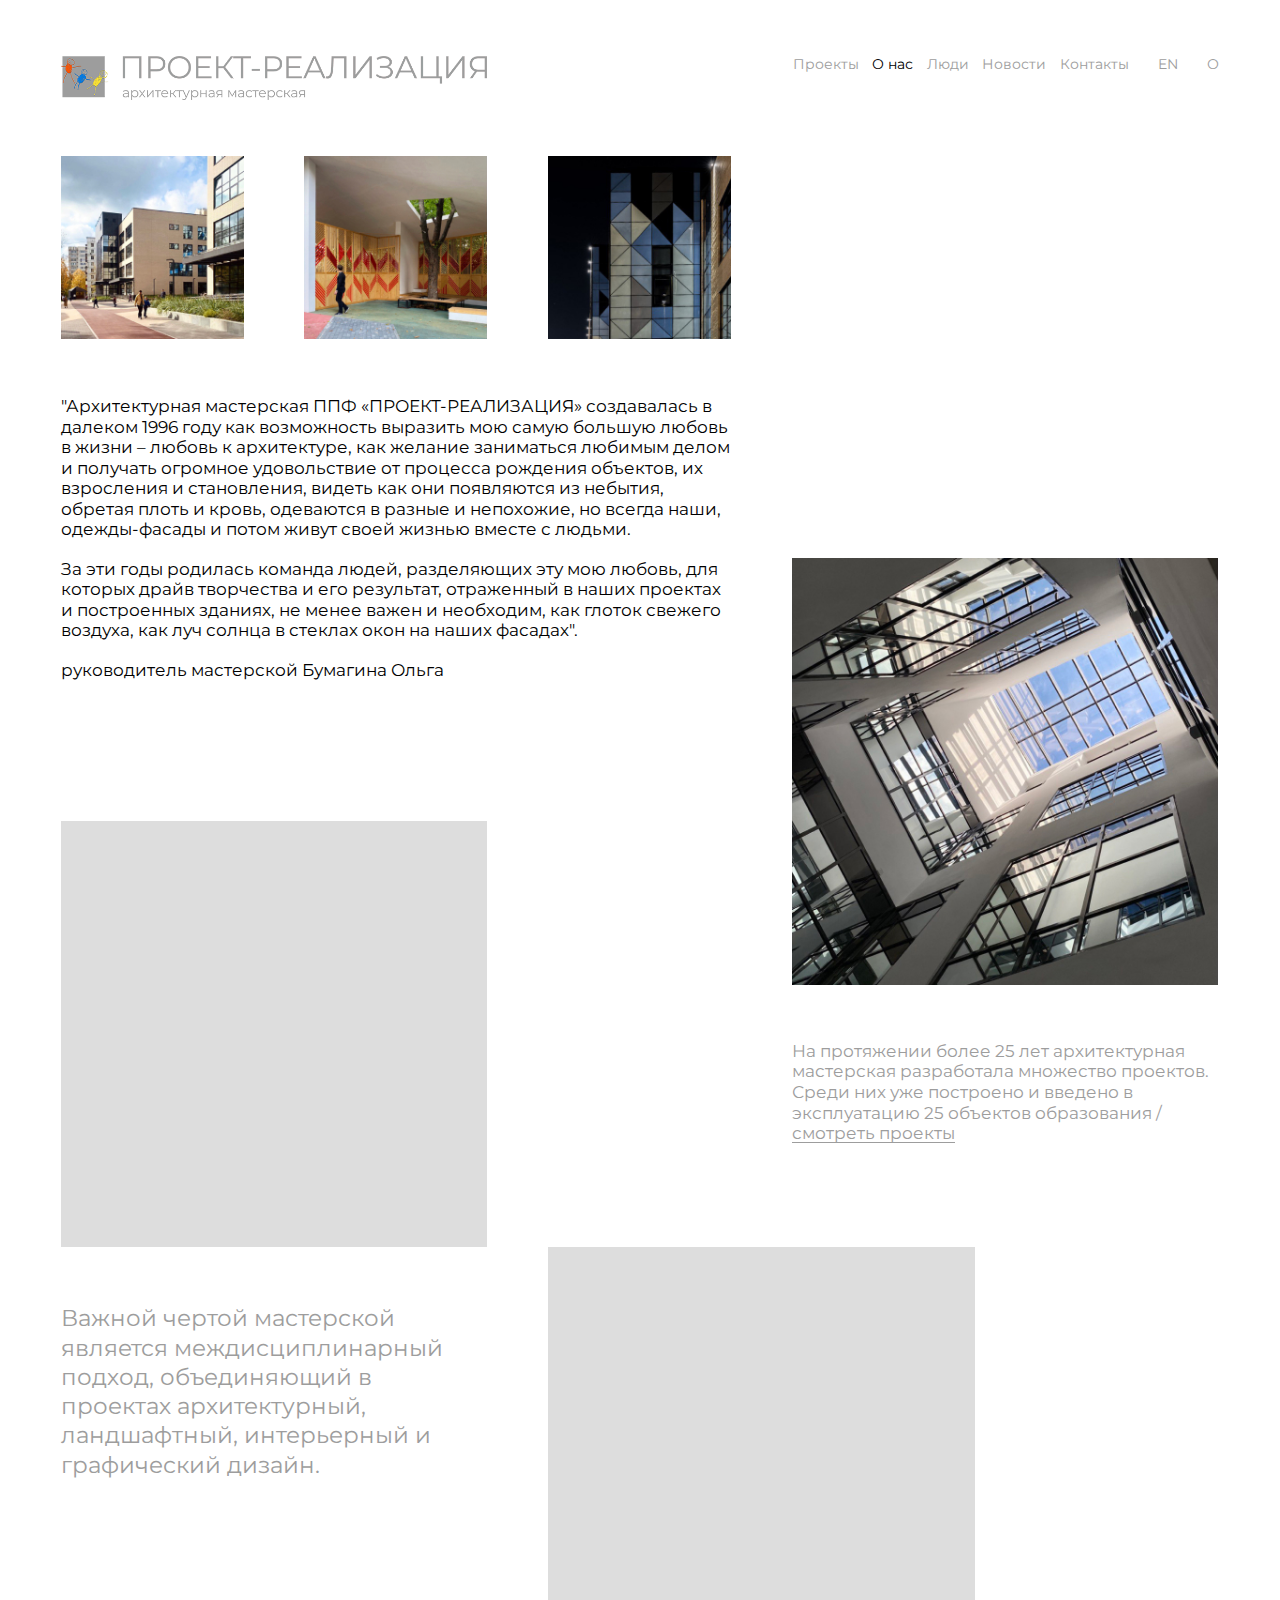
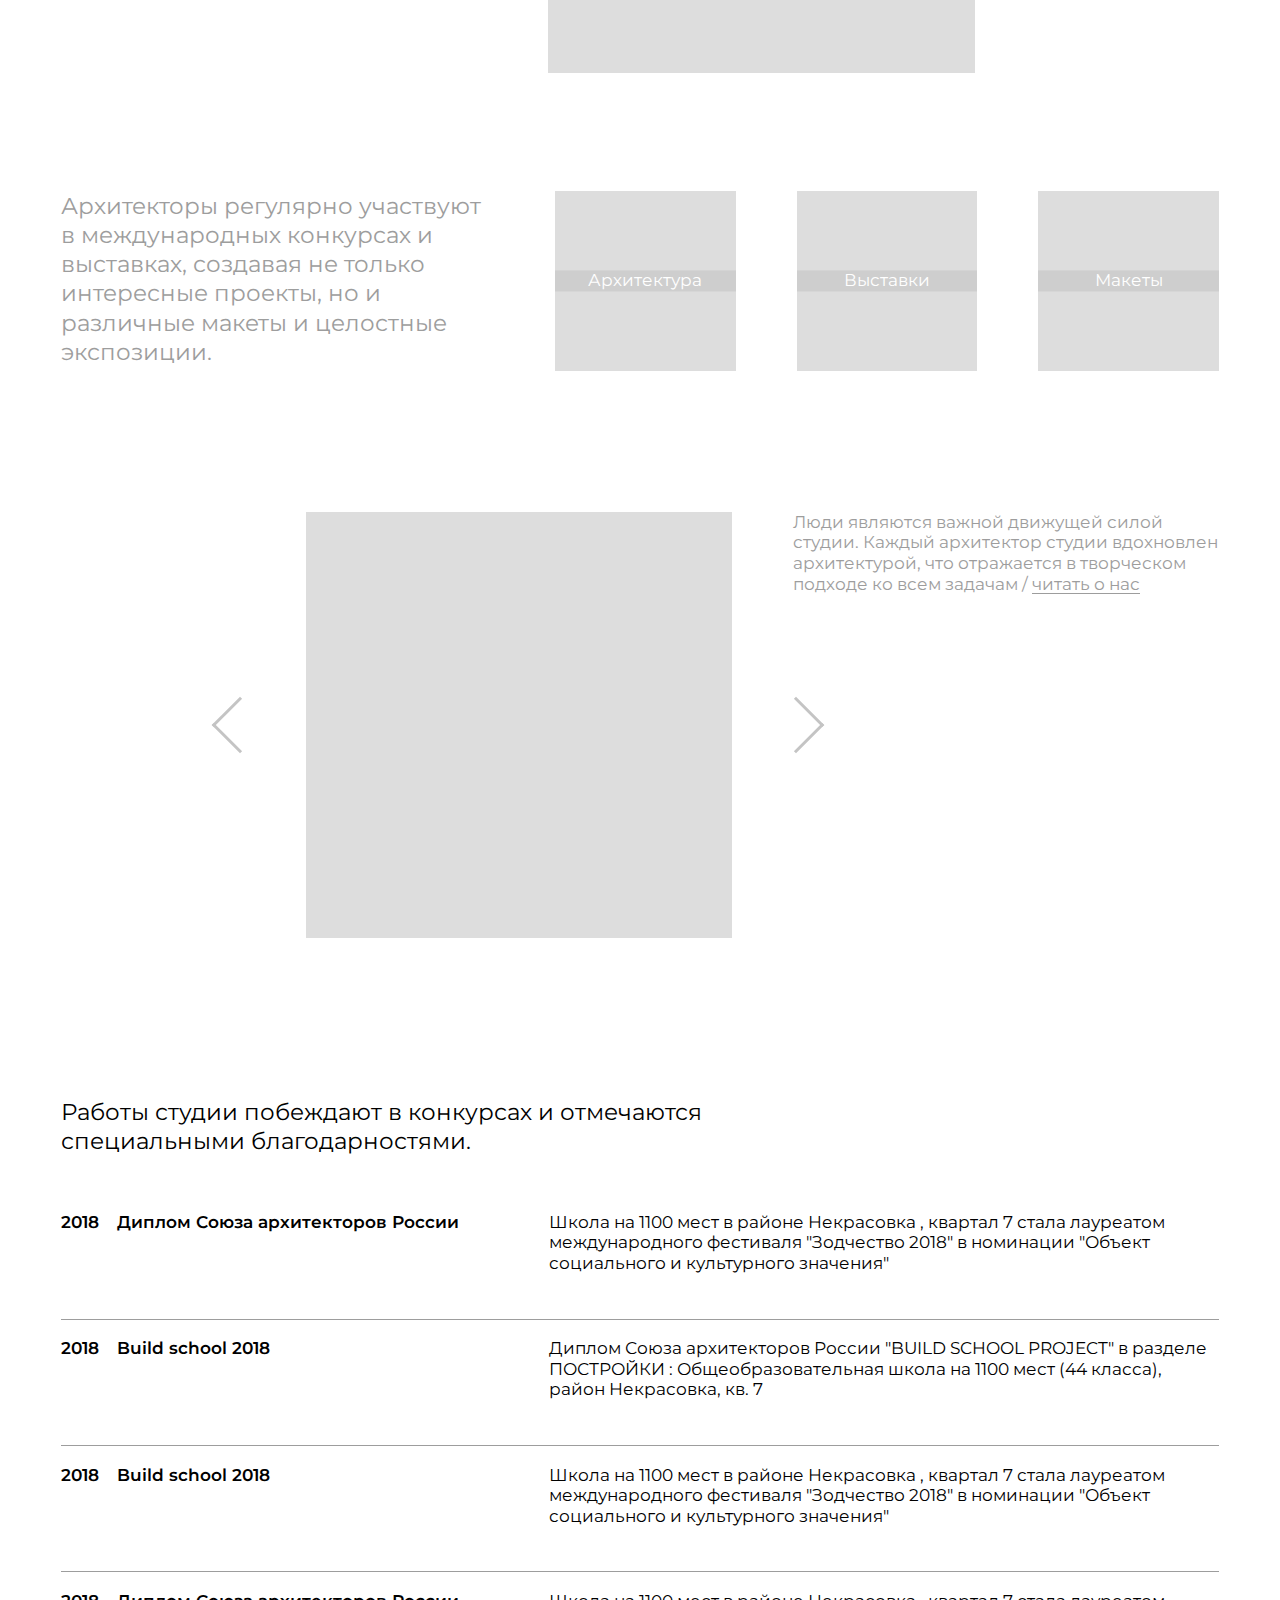
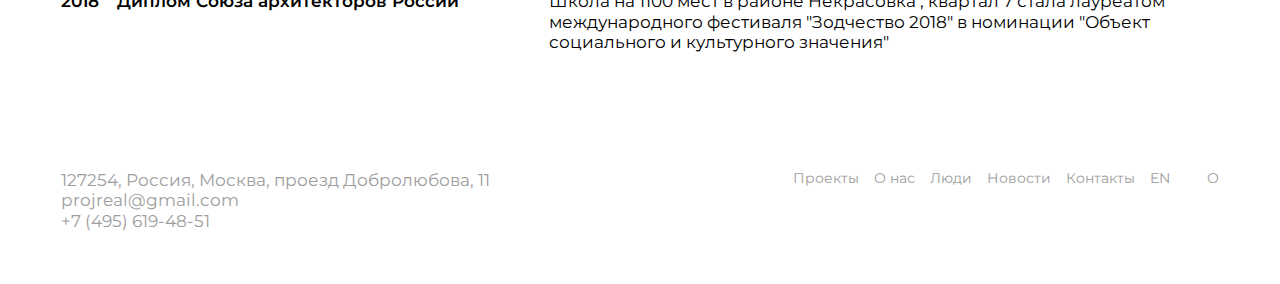
<file: studio.html>
<!DOCTYPE html>
<html lang="ru">
	<head>
		<meta http-equiv="Content-Type" content="text/html; charset=utf-8">

		<!-- Адаптирование страницы для мобильных устройств -->
		<meta name="viewport" content="width=device-width, initial-scale=1, maximum-scale=1">

		<!-- Запрет распознования номера телефона -->
		<meta name="format-detection" content="telephone=no">
		<meta name="SKYPE_TOOLBAR" content ="SKYPE_TOOLBAR_PARSER_COMPATIBLE">

		<!-- Заголовок страницы -->
		<title>Заголовок страницы</title>

		<!-- Данное значение часто используют(использовали) поисковые системы -->
		<meta name="description" content="">
		<meta name="keywords" content="">

		<!-- Изменение цвета панели моб. браузера -->
		<meta name="msapplication-TileColor" content="#000">
		<meta name="theme-color" content="#000">

		<!-- Подключение шрифтов с гугла -->
		<link rel="preconnect" href="https://fonts.googleapis.com">
		<link rel="preconnect" href="https://fonts.gstatic.com" crossorigin>
		<link href="https://fonts.googleapis.com/css2?family=Montserrat:ital,wght@0,100;0,200;0,300;0,400;0,500;0,600;0,700;0,800;0,900;1,100;1,200;1,300;1,400;1,500;1,600;1,700;1,800;1,900&display=swap" rel="stylesheet">

		<!-- Подключение файлов стилей -->
		<link rel="stylesheet" href="css/swiper-bundle.min.css" async>
		<link rel="stylesheet" href="css/swiper.css" async>
		<link rel="stylesheet" href="css/styles.css" async>

		<link rel="stylesheet" href="css/response_1023.css" media="print, (max-width: 1023px)" async>
		<link rel="stylesheet" href="css/response_767.css" media="print, (max-width: 767px)" async>
		<link rel="stylesheet" href="css/response_479.css" media="(max-width: 479px)" async>
	</head>

	<body>
		<div class="wrap">
			<div class="main">
				<header>
					<div class="cont row">
						<a href="/" class="logo mini">
							<img src="images/logo_mini.png" alt="" class="default mob_logo">
						</a>

						<button class="mob_menu_btn">
							<span>Меню</span>
							<span>Закрыть</span>
						</button>

						<div class="col_right">
							<nav class="menu row mini">
								<div class="menu_item">
									<a href="/">Проекты</a>
								</div>

								<div class="menu_item">
									<a class="active">О нас</a>
								</div>

								<div class="menu_item">
									<a href="/">Люди</a>
								</div>

								<div class="menu_item">
									<a href="/">Новости</a>
								</div>

								<div class="menu_item">
									<a href="/">Контакты</a>
								</div>
							</nav>

							<div class="langs mini">
								<a href="/">EN</a>
							</div>

							<div class="search">
								<a href="/" class="btn">О</a>
							</div>
						</div>

						<div class="sub_menu level2">
							<div class="row">
								<div><a href="#" class="sub_link" data-level3="level2_1">Архитектура</a></div>
								<div><a href="/">Выставки</a></div>
								<div><a href="/">Макеты</a></div>
							</div>
						</div>

						<div class="sub_menu level3" data-level3="level2_1">
							<div class="type">
								<div class="label">Тип</div>

								<div class="vals">
									<a href="/">Образовательные</a>
									<div class="sep">l</div>
									<a href="/">Жилые</a>
									<div class="sep">l</div>
									<a href="/">Общественные</a>
									<div class="sep">l</div>
									<a href="/">Город</a>
									<div class="sep">l</div>
									<a href="/">Благоуствройство</a>
									<div class="sep">l</div>
									<a href="/">Реновация</a>
									<div class="sep">l</div>
									<a href="/">Интерьеры</a>
								</div>
							</div>

							<div class="status">
								<div class="label">Статус</div>

								<div class="vals">
									<a href="/">Проект</a>
									<div class="sep">l</div>
									<a href="/">Реализация</a>
									<div class="sep">l</div>
									<a href="/">Конкурс</a>
								</div>
							</div>

							<div class="all_link">
								<a href="/">Все 44</a>
							</div>
						</div>
					</div>
				</header>


				<section class="about_info">
					<div class="cont">
						<div class="data">
							<div class="gallery">
								<div>
									<div class="thumb">
										<img data-src="images/tmp/about_gallery_thumb1.jpg" alt="" class="lazyload">
									</div>
								</div>

								<div>
									<div class="thumb">
										<img data-src="images/tmp/about_gallery_thumb2.jpg" alt="" class="lazyload">
									</div>
								</div>

								<div>
									<div class="thumb">
										<img data-src="images/tmp/about_gallery_thumb3.jpg" alt="" class="lazyload">
									</div>
								</div>
							</div>

							<img src="images/tmp/mob_about_info_img.jpg" alt="" class="mob_img">

							<div class="text_block">
								<p>"Архитектурная мастерская ППФ «ПРОЕКТ-РЕАЛИЗАЦИЯ» создавалась в далеком 1996 году как возможность выразить мою самую большую любовь в жизни – любовь к архитектуре, как желание заниматься любимым делом и получать огромное удовольствие от процесса рождения объектов, их взросления и становления, видеть как они появляются из небытия, обретая плоть и кровь, одеваются в разные и непохожие, но всегда наши, одежды-фасады и потом живут своей жизнью вместе с людьми.</p>

								<p>За эти годы родилась команда людей, разделяющих эту мою любовь, для которых драйв творчества и его результат, отраженный в наших проектах и построенных зданиях, не менее важен и необходим, как глоток свежего воздуха, как луч солнца в стеклах окон на наших фасадах".</p>

								<p>руководитель мастерской Бумагина Ольга</p>
							</div>
						</div>

						<div class="information">
							<div class="info">
								<div class="title">Важной чертой мастерской является междисциплинарный подход, объединяющий в проектах архитектурный, ландшафтный, интерьерный и графический дизайн.</div>

								<div class="image image1">
									<img data-src="images/tmp/information_thumb1.jpg" alt="" class="lazyload">
								</div>

								<div class="image image2">
									<img data-src="images/tmp/information_thumb2.jpg" alt="" class="lazyload">
								</div>
							</div>

							<div class="about_projects">
								<div class="thumb">
									<img data-src="images/tmp/about_projects_thumb.jpg" alt="" class="lazyload">
								</div>

								<div class="desc">На протяжении более 25 лет архитектурная мастерская разработала множество проектов. Среди них уже построено и введено в эксплуатацию 25 объектов образования / <a href="/">смотреть проекты</a></div>
							</div>
						</div>
					</div>
				</section>


				<section class="exhibitions">
					<div class="cont">
						<div class="head">
							<div class="title">Архитекторы регулярно участвуют в международных конкурсах и выставках, создавая не только интересные проекты, но и различные макеты и целостные экспозиции.</div>

							<div class="types">
								<div class="row">
									<a href="/" class="mob_hide">
										<div class="thumb">
											<img data-src="images/tmp/exhibitions_thumb1.jpg" alt="" class="lazyload">
										</div>
										<div class="name">Архитектура</div>
									</a>

									<a href="/">
										<div class="thumb">
											<img data-src="images/tmp/exhibitions_thumb2.jpg" alt="" class="lazyload">
										</div>
										<div class="name">Выставки</div>
									</a>

									<a href="/">
										<div class="thumb">
											<img data-src="images/tmp/exhibitions_thumb3.jpg" alt="" class="lazyload">
										</div>
										<div class="name">Макеты</div>
									</a>
								</div>
							</div>
						</div>

						<div class="slider_row">
							<div class="slider">
								<div class="swiper">
									<div class="swiper-wrapper">
										<div class="swiper-slide">
											<div class="thumb">
												<img data-src="images/tmp/exhibitions_slider_thumb.jpg" alt="" class="swiper-lazy">
											</div>
										</div>

										<div class="swiper-slide">
											<div class="thumb">
												<img data-src="images/tmp/exhibitions_slider_thumb.jpg" alt="" class="swiper-lazy">
											</div>
										</div>

										<div class="swiper-slide">
											<div class="thumb">
												<img data-src="images/tmp/exhibitions_slider_thumb.jpg" alt="" class="swiper-lazy">
											</div>
										</div>
									</div>
								</div>

								<div class="exhibitions-swiper-button-prev swiper-button-prev"></div>
								<div class="exhibitions-swiper-button-next swiper-button-next"></div>
							</div>

							<div class="desc">Люди являются важной движущей силой студии. Каждый архитектор студии вдохновлен архитектурой, что отражается в творческом подходе ко всем задачам / <a href="/">читать о нас</a></div>
						</div>
					</div>
				</section>


				<section class="awards">
					<div class="cont">
						<img data-src="images/tmp/awards_img.jpg" alt="" class="img lazyload">

						<div class="block_title">Работы студии побеждают в конкурсах и отмечаются специальными благодарностями.</div>

						<div class="list">
							<div class="item">
								<div class="year">2018</div>

								<div class="name">Диплом Союза архитекторов России</div>

								<div class="desc">Школа на 1100 мест в районе Некрасовка , квартал 7 стала лауреатом международного фестиваля "Зодчество 2018" в номинации "Объект социального и культурного значения"</div>
							</div>

							<div class="item">
								<div class="year">2018</div>

								<div class="name">Build school 2018</div>

								<div class="desc">Диплом Союза архитекторов России "BUILD SCHOOL PROJECT" в разделе ПОСТРОЙКИ : Общеобразовательная школа на 1100 мест (44 класса), район Некрасовка, кв. 7</div>
							</div>

							<div class="item">
								<div class="year">2018</div>

								<div class="name">Build school 2018</div>

								<div class="desc">Школа на 1100 мест в районе Некрасовка , квартал 7 стала лауреатом международного фестиваля "Зодчество 2018" в номинации "Объект социального и культурного значения"</div>
							</div>

							<div class="item">
								<div class="year">2018</div>

								<div class="name">Диплом Союза архитекторов России</div>

								<div class="desc">Школа на 1100 мест в районе Некрасовка , квартал 7 стала лауреатом международного фестиваля "Зодчество 2018" в номинации "Объект социального и культурного значения"</div>
							</div>
						</div>
					</div>
				</section>
			</div>


			<footer>
				<div class="cont row">
					<div class="contacts alignleft">
						<div>127254, Россия, Москва, проезд Добролюбова, 11</div>
						<div><a href="mailto:projreal@gmail.com">projreal@gmail.com</a></div>
						<div><a href="tel:+74956194851">+7 (495) 619-48-51</a></div>
					</div>

					<div class="col_right">
						<nav class="menu row mini">
							<div class="menu_item">
								<a href="/">Проекты</a>
							</div>

							<div class="menu_item">
								<a href="/">О нас</a>
							</div>

							<div class="menu_item">
								<a href="/">Люди</a>
							</div>

							<div class="menu_item">
								<a href="/">Новости</a>
							</div>

							<div class="menu_item">
								<a href="/">Контакты</a>
							</div>
						</nav>

						<div class="langs mini">
							<a href="/">EN</a>
						</div>

						<div class="search">
							<button class="btn">О</button>
						</div>
					</div>
				</div>
			</footer>
		</div>


		<div class="supports_error">
			Ваш браузер устарел рекомендуем обновить его до последней версии<br> или использовать другой более современный.
		</div>


		<!-- Подключение javascript файлов -->
		<script src="js/jquery-3.5.0.min.js"></script>
		<script src="js/swiper-bundle.min.js"></script>
		<script src="js/functions.js"></script>
		<script src="js/scripts.js"></script>
	</body>
</html>
</file>
<file: css/styles.css>
/* For old browsers */
@supports (not(--css: variables))
{
    .supports_error
    {
        display: flex !important;
    }
}

/* For IE */
@media screen and (-ms-high-contrast: active),
(-ms-high-contrast: none)
{
    .supports_error
    {
        display: flex !important;
    }
}



/*------------------
    Reset styles
------------------*/
*
{
    box-sizing: border-box;
    margin: 0;
    padding: 0;
}

*:before,
*:after
{
    box-sizing: border-box;
}

html
{
    -webkit-font-smoothing: antialiased;
    -moz-osx-font-smoothing: grayscale;
        -ms-text-size-adjust: 100%;
    -webkit-text-size-adjust: 100%;
}

body
{
    margin: 0;

    overscroll-behavior: none;
    -webkit-tap-highlight-color: transparent;
    -webkit-overflow-scrolling: touch;
    text-rendering: optimizeLegibility;
    text-decoration-skip: objects;
}

img
{
    border-style: none;
}

textarea
{
    overflow: auto;
}

input,
textarea,
input:active,
textarea:active,
button
{
    margin: 0;

    -webkit-border-radius: 0;
            border-radius: 0;
         outline: none transparent !important;
    box-shadow: none;

    -webkit-appearance: none;
            appearance: none;
    -moz-outline: none !important;
}

input::-webkit-outer-spin-button,
input::-webkit-inner-spin-button
{
    margin: 0;

    -webkit-appearance: none;
}

input[type=number]
{
    -moz-appearance: textfield;
}

:focus
{
    outline: 0;
}

:hover,
:active
{
    -webkit-tap-highlight-color: rgba(0, 0, 0, 0);
    -webkit-touch-callout: none;
}


::-ms-clear
{
    display: none;
}



/*-------------------
    Global styles
-------------------*/
:root
{
    --bg: #fff;
    --scroll_width: 17px;
    --text_color: #000;
    --font_size: 1.317vw;
    --font_family: 'Montserrat', 'Arial', sans-serif;
}


::selection
{
    color: #fff;

    background: #fd5401;
}

::-moz-selection
{
    color: #fff;

    background: #fd5401;
}


.clear
{
    clear: both;
}

.left
{
    float: left;
}

.right
{
    float: right;
}



html
{
    height: 100%;
    min-height: -moz-available;
    min-height: -webkit-fill-available;
    min-height:         fill-available;
}

html.custom_scroll ::-webkit-scrollbar
{
    width: 10px;
    height: 10px;

    background-color: var(--bg);
}

html.custom_scroll ::-webkit-scrollbar-thumb
{
    background-color: #fd5401;
}

html.custom_scroll
{
    scrollbar-color: #fd5401 var(--bg);
    scrollbar-width: thin;
}


body
{
    color: var(--text_color);
    font: var(--font_size) var(--font_family);

    height: 100%;
    min-height: -moz-available;
    min-height: -webkit-fill-available;
    min-height:         fill-available;
}

body.menu_open
{
    position: fixed;
    top: 0;
    left: 0;

    overflow: hidden;

    width: 100%;
    height: 100%;
    min-height: -moz-available;
    min-height: -webkit-fill-available;
    min-height:         fill-available;
}


button
{
    color: inherit;
    font-family: inherit;
    font-size: inherit;
    font-weight: inherit;
    line-height: inherit;

    display: inline-block;

    cursor: pointer;
    vertical-align: top;

    border: none;
    background: none;
}


.wrap
{
    position: relative;
    z-index: 9;

    display: flex;
    overflow: hidden;
    flex-direction: column;

    min-width: 375px;
    min-height: 100%;

    background: var(--bg);
}


.main
{
    display: flex;
    flex-direction: column;

    flex: 1 0 auto;
}


.cont
{
    width: 100%;
    margin: 0 auto;
    padding: 0 calc(4.758vw - var(--scroll_width) / 3);
}


.lazyload,
.swiper-lazy
{
    transition: opacity .5s linear;

    opacity: 0;
}

.lazyload.loaded,
.swiper-lazy-loaded
{
    opacity: 1;
}


.row
{
    display: flex;

    justify-content: flex-start;
    align-items: flex-start;
    align-content: flex-start;
    flex-wrap: wrap;
}



.supports_error
{
    font-family: 'Arial', sans-serif;
    font-size: 20px;
    line-height: 30px;

    position: fixed;
    z-index: 1000;
    top: 0;
    left: 0;

    display: none;

    width: 100%;
    height: 100%;
    padding: 20px;

    text-align: center;

    background: #fff;

    justify-content: center;
    align-items: center;
    align-content: center;
    flex-wrap: wrap;
}

.supports_error.show
{
    display: flex;
}



/*------------
    Header
------------*/
header
{
    position: relative;
    z-index: 9;
    top: 0;
    left: 0;

    width: 100%;
    padding: 4.392vw 0;
}


header .cont
{
    justify-content: space-between;
}

header .cont + .cont
{
    margin-top: 2.049vw;
}



header .logo
{
    color: currentColor;

    position: relative;
    z-index: 10;

    display: block;

    text-decoration: none;
}

header .logo.mini
{
    width: 33.308vw;
}

header .logo img.mob_logo
{
    display: none;

    max-width: 100%;
}

header .logo img.default
{
    display: block;

    max-width: 100%;
}



header .col_right
{
    display: flex;

    width: 33.308vw;
    margin-left: auto;

    justify-content: space-between;
    align-items: center;
    align-content: center;
    flex-wrap: wrap;
}

header .col_right .menu
{
    margin-left: 0;
}


header .menu
{
    margin-left: auto;
}


header .menu_item + .menu_item
{
    margin-left: 1.05vw;
}


header .menu_item > a
{
    color: #9d9d9d;
    line-height: 122%;

    display: block;

    transition: color .2s linear;
    text-decoration: none;
}

header .menu.mini .menu_item > a
{
    font-size: 1.098vw;
    line-height: 123%;
}

header .menu_item > a:hover
{
    color: #fd5401;
}

header .menu_item > a.active
{
    color: var(--text_color);
}



header .langs
{
    color: #9d9d9d;
    line-height: 122%;

    margin-left: auto;
}

header .langs.mini
{
    font-size: 1.098vw;
    line-height: 123%;
}

header .langs a
{
    color: currentColor;

    transition: color .2s linear;
    text-decoration: none;
}

header .langs a:hover
{
    color: #fd5401;
}



header .search
{
    margin-left: auto;
}

header .search .btn
{
    color: #9d9d9d;
    font-size: 1.098vw;
    line-height: 122%;

    display: block;

    transition: color .2s linear;
    text-decoration: none;
}

header .search .btn:hover
{
    color: #fd5401;
}



header .sub_menu.level2
{
    display: none;

    width: 100%;
    margin-top: .732vw;

    justify-content: flex-start;
    align-items: flex-start;
    align-content: flex-start;
    flex-wrap: wrap;
}

header .sub_menu.level2.show
{
    display: flex;
}


header .sub_menu.level2 .row
{
    width: 33.308vw;
    margin-left: auto;
}

header .sub_menu.level2 .row > * + *
{
    margin-left: 1.171vw;
}


header .sub_menu.level2 a
{
    color: #fd5401;
    font-size: 1.098vw;
    line-height: 122%;

    display: inline-block;

    transition: background-size .3s;
    vertical-align: top;
    text-decoration: none;

    background-image: linear-gradient(currentColor, currentColor);
    background-repeat: no-repeat;
    background-position: 0 100%;
    background-size: 0 1px;
}

header .sub_menu.level2 a:hover,
header .sub_menu.level2 a.active
{
    background-size: 100% 1px;
}


header .sub_menu.level3
{
    display: none;

    width: 100%;
    margin-top: 1.464vw;

    justify-content: flex-start;
    align-items: flex-start;
    align-content: flex-start;
    flex-wrap: wrap;
}

header .sub_menu.level3.show
{
    display: flex;
}


header .sub_menu.level3 .type
{
    color: #9d9d9d;
    font-size: .95vw;
    line-height: 122%;

    width: 52.342vw;
}


header .sub_menu.level3 .status
{
    color: #9d9d9d;
    font-size: .95vw;
    line-height: 122%;

    width: 33.308vw;
    margin-left: auto;
}


header .sub_menu.level3 .vals
{
    display: flex;

    margin-top: .292vw;

    justify-content: flex-start;
    align-items: center;
    align-content: center;
    flex-wrap: wrap;
}

header .sub_menu.level3 .vals > * + *
{
    margin-left: .585vw;
}

header .sub_menu.level3 .vals a
{
    color: currentColor;

    transition: color .2s linear;
    text-decoration: none;
}

header .sub_menu.level3 .vals .sep
{
    position: relative;
    top: 1px;
}

header .sub_menu.level3 .vals a:hover
{
    color: #000;
}


header .sub_menu.level3 .all_link
{
    font-size: .95vw;
    line-height: 122%;

    width: 100%;
    margin-top: 1.464vw;
}

header .sub_menu.level3 .all_link a
{
    color: currentColor;

    transition: color .2s linear;
    text-decoration: none;
}

header .sub_menu.level3 .all_link a:hover
{
    color: #fd5401;
}



header .mob_menu_btn
{
    color: #9d9d9d;
    font-size: 16px;
    line-height: 20px;

    position: relative;
    z-index: 10;

    display: none;

    margin-left: auto;

    text-decoration-line: underline;
}

header .mob_menu_btn.fixed
{
    position: fixed;
    top: 0;
    right: 0;

    padding: 10px 20px;

    background: rgba(255, 255, 255, .9);
}

header .mob_menu_btn span + span,
header .mob_menu_btn.active span
{
    display: none;
}

header .mob_menu_btn.active span + span
{
    display: inline;
}



/*---------------
    Page head
---------------*/
.page_head
{
    margin-bottom: 32px;
    padding-top: 20px;
}



.breadcrumbs
{
    color: currentColor;
}


.breadcrumbs a
{
    color: currentColor;

    transition: color .2s linear;
    text-decoration: none;
}

.breadcrumbs a:hover
{
    color: #000;
}


.breadcrumbs .sep
{
    position: relative;
    top: -1px;

    display: inline-block;

    width: 6px;
    height: 8px;
    margin: 0 6px;

    vertical-align: middle;
}

.breadcrumbs .sep:after
{
    position: absolute;
    top: 0;
    right: 0;
    bottom: 0;
    left: 0;

    display: block;

    width: 6px;
    height: 6px;
    margin: auto;

    content: '';
    transform: rotate(-45deg);

    border-right: 1px solid;
    border-bottom: 1px solid;
}



.page_title
{
    font-size: var(--font_size_title);
    font-weight: 700;
    line-height: calc(var(--font_size_title) + 6px);

    display: block;
}



/*----------------
    Typography
----------------*/
.text_block
{
    font-size: var(--font_size);
    line-height: 122%;
}


.text_block > *
{
    margin-bottom: 1.464vw;
}


.text_block > :last-child
{
    margin-bottom: 0 !important;
}

.text_block > :first-child
{
    margin-top: 0 !important;
}


.text_block img
{
    display: block;

    max-width: 100%;
}

.text_block img.loaded
{
    height: auto !important;
}



/*-------------------
    Firts section
-------------------*/
.first_section
{
    position: relative;
    z-index: 3;

    margin-bottom: 4.758vw;
}


.first_section .block_head
{
    width: 52.489vw;
    margin-bottom: 4.758vw;
}

.first_section .block_head .title
{
    font-size: 2.342vw;
    font-weight: 400;
    line-height: 2.855vw;
}


.first_section .item
{
    color: #9d9d9d;
    line-height: 122%;

    width: 33.308vw;
}

.first_section .item2
{
    position: absolute;
    top: 0;
    right: 4.758vw;
}

.first_section .item3
{
    position: absolute;
    top: 51.758vw;
    left: 42.825vw;
}

.first_section .item4
{
    margin-top: 14.734vw;
}


.first_section .item .title
{
    color: var(--text_color);
    font-size: 1.830vw;
    line-height: 125%;

    margin-bottom: 4.758vw;
}


.first_section .item .thumb
{
    position: relative;

    overflow: hidden;

    margin-bottom: 4.758vw;
    padding-bottom: 100%;

    background: #ddd;
}

.first_section .item .thumb img
{
    position: absolute;
    top: 0;
    left: 0;

    display: block;

    width: 100%;
    height: 100%;

    object-fit: cover;
}


.first_section .item a
{
    color: currentColor;

    transition: color .2s linear;
    text-decoration: none;

    background-image: linear-gradient(currentColor, currentColor);
    background-repeat: no-repeat;
    background-position: 0 100%;
    background-size: 100% 1px;
}

.first_section .item a:hover
{
    color: #fd5401;
}



/*--------------------
    Responsibility
--------------------*/
.responsibility
{
    position: relative;
    z-index: 3;

    margin-bottom: 9.15vw;
}


.responsibility .block_head
{
    width: 33.308vw;
    margin-bottom: 4.05vw;
}

.responsibility .block_head .title
{
    font-size: 1.8vw;
    line-height: 125%;
}



.responsibility .links
{
    width: 33.308vw;
    max-width: 100%;
}


.responsibility .links > * + *
{
    margin-top: 4.758vw;
}


.responsibility .links a
{
    color: currentColor;
    line-height: 122%;

    display: flex;

    transition: color .2s linear;
    text-decoration: none;

    justify-content: space-between;
    align-items: center;
    align-content: center;
    flex-wrap: wrap;
}


.responsibility .links .name
{
    width: calc(50% - 33px);
}

.responsibility .links .name span
{
    background-image: linear-gradient(currentColor, currentColor);
    background-repeat: no-repeat;
    background-position: 0 100%;
    background-size: 100% 1px;
}


.responsibility .links .thumb
{
    position: relative;

    overflow: hidden;

    width: calc(50% - 33px);
    padding-bottom: calc(50% - 33px);

    background: #ddd;
}

.responsibility .links .thumb img
{
    position: absolute;
    top: 0;
    left: 0;

    display: block;

    width: 100%;
    height: 100%;

    object-fit: cover;
}


.responsibility .links a:hover
{
    color: #fd5401;
}



.responsibility .about_us
{
    position: absolute;
    top: -7.75vw;
    right: 4.758vw;

    width: 33.308vw;
}


.responsibility .about_us a
{
    color: #9d9d9d;
    line-height: 122%;

    display: block;

    transition: color .2s linear;
    text-decoration: none;
}


.responsibility .about_us .thumb
{
    position: relative;

    overflow: hidden;

    margin-bottom: 4.758vw;
    padding-bottom: 100%;

    background: #ddd;
}

.responsibility .about_us .thumb img
{
    position: absolute;
    top: 0;
    left: 0;

    display: block;

    width: 100%;
    height: 100%;

    object-fit: cover;
}

.responsibility .about_us .thumb + div
{
    display: inline-block;

    vertical-align: top;

    background-image: linear-gradient(currentColor, currentColor);
    background-repeat: no-repeat;
    background-position: 0 100%;
    background-size: 100% 1px;
}


.responsibility .about_us a:hover
{
    color: #fd5401;
}



/*--------------
    Projects
--------------*/
.projects
{
    margin-bottom: 9.15vw;
}


.projects .row
{
    margin-bottom: -4.758vw;
    margin-left: -4.758vw;

    align-items: stretch;
    align-content: stretch;
}

.projects .row > *
{
    width: calc(20% - 4.758vw);
    margin-bottom: 4.758vw;
    margin-left: 4.758vw;
}


.projects .project
{
    color: currentColor;

    position: relative;

    display: block;

    text-decoration: none;
}


.projects .project .thumb
{
    position: relative;

    overflow: hidden;

    padding-bottom: 100%;

    background: #ddd;
}

.projects .project .thumb img
{
    position: absolute;
    top: 0;
    left: 0;

    display: block;

    width: 100%;
    height: 100%;

    object-fit: cover;
}


.projects .project .info
{
    color: #fff;
    font-size: 1.098vw;
    line-height: 120%;

    position: absolute;
    z-index: 3;
    top: 0;
    left: 0;

    display: flex;

    width: 100%;
    height: 100%;
    padding: 1.464vw;

    transition: opacity .2s linear;
    text-align: center;

    opacity: 0;
    background: #cecece;

    justify-content: flex-start;
    align-items: flex-end;
    align-content: flex-end;
    flex-wrap: wrap;
}

.projects .project .info > *
{
    width: 100%;
}

.projects .project .info > * + *
{
    margin-top: 1.464vw;
}

.projects .project .year
{
    font-size: .95vw;
    line-height: 123%;
}

.projects .project:hover .info
{
    opacity: 1;
}



/*-------------------
    Contacts info
-------------------*/
.contacts_info
{
    margin-bottom: 9.15vw;
}


.contacts_info .map
{
    position: relative;

    overflow: hidden;

    width: 33.308vw;
    height: 33.308vw;

    background: #ddd;
}


.contacts_info .data
{
    font-size: 1.830vw;
    line-height: 125%;

    width: calc(100% - 33.308vw - 4.758vw);
    margin-left: auto;

    text-align: center;

    align-self: center;
}

.contacts_info .data > * + *
{
    margin-top: 1.464vw;
}


.contacts_info .email a
{
    color: #fd5401;
    font-weight: 600;

    text-decoration: none;
}


.contacts_info .phones
{
    margin-top: 3.513vw;
}

.contacts_info .phones .label
{
    font-size: var(--font_size);
    line-height: 122%;
}

.contacts_info .phones a
{
    color: currentColor;

    white-space: nowrap;
    text-decoration: none;
}



/*---------------
    Error info
---------------*/
.error_info
{
    display: flex;

    text-align: center;

    flex: 1 0 auto;
    justify-content: center;
    align-items: center;
    align-content: center;
    flex-wrap: wrap;
}


.error_info .code
{
    color: #9d9d9d;
    font-size: 7.119174vw;
    line-height: 122%;

    padding: 2.562vw 0;

    border-top: 1px solid #d9d9d9;
    border-bottom: 1px solid #d9d9d9;
}


.error_info .desc
{
    color: #9d9d9d;
    font-size: 1.830vw;
    line-height: 125%;

    margin-top: 12vw;
}



/*--------------
    Articles
--------------*/
.articles
{
    margin-bottom: 9.15vw;
}


.articles .list > * + *
{
    margin-top: 4.758vw;
}


.articles .article
{
    display: flex;

    justify-content: flex-start;
    align-items: flex-start;
    align-content: flex-start;
    flex-wrap: wrap;
}


.articles .article .swiper
{
    width: 14.275vw;
    margin: 0 0 -24px;
    padding-bottom: 24px;
}


.articles .article .thumb
{
    position: relative;

    overflow: hidden;

    width: 14.275vw;
    padding-bottom: 14.275vw;

    background: #ddd;
}

.articles .article .thumb img
{
    position: absolute;
    top: 0;
    left: 0;

    display: block;

    width: 100%;
    height: 100%;

    object-fit: cover;
}


.articles .article .thumb + *,
.articles .article .swiper + *
{
    display: flex;
    flex-direction: column;

    width: 52.342vw;
    min-height: 14.275vw;
    margin-left: 4.758vw;
}

.articles .article .thumb + *.line,
.articles .article .swiper + *.line
{
    border-bottom: 1px solid #9d9d9d;
}


.articles .article .date
{
    color: #9d9d9d;
    font-size: 1.098vw;
    line-height: 122%;

    margin-bottom: .219vw;
}


.articles .article .name
{
    font-weight: 600;
    line-height: 122%;

    margin-bottom: 1.464vw;
}


.articles .article .desc
{
    line-height: 122%;

    width: 100%;
    margin-bottom: 1.464vw;
}

.articles .article .thumb ~ .desc,
.articles .article .swiper ~ .desc
{
    font-size: 18px;
    line-height: 22px;

    margin-top: 32px;
    margin-bottom: 0;

    order: 3;
}

.articles .article .desc > * + *,
.articles .article .desc .hide > * + *
{
    margin-top: 1.464vw;
}

.articles .article .desc .hide
{
    display: none;
}


.articles .article .spoler_btn
{
    color: #9d9d9d;
    font-size: 1.098vw;
    line-height: 122%;

    width: 100%;
    margin-top: auto;

    transition: color .2s linear;
    text-align: left;

    border-bottom: 1px solid;
}

.articles .article .spoler_btn:hover
{
    color: var(--text_color);
}

.articles .article .spoler_btn span + span,
.articles .article .spoler_btn.active span
{
    display: none;
}

.articles .article .spoler_btn.active span + span
{
    display: inline;
}


.articles .article .link
{
    display: none;

    width: 100%;
    margin-top: auto;
}


.articles .article .link a
{
    color: #9d9d9d;
    font-size: 14px;
    line-height: 122%;

    display: block;

    text-align: left;
    text-decoration: none;

    border-bottom: 1px solid;
}



/*-----------------
    Person info
-----------------*/
.person_info
{
    margin-bottom: 9.15vw;
}


.person_info .photo
{
    position: relative;

    overflow: hidden;

    width: 33.308vw;
    padding-bottom: 33.308vw;

    background: #ddd;
}

.person_info .photo img
{
    position: absolute;
    top: 0;
    left: 0;

    display: block;

    width: 100%;
    height: 100%;

    object-fit: cover;
}


.person_info .data
{
    width: calc(100% - 33.308vw - 4.758vw);
    margin-left: auto;

    align-self: flex-end;
}


.person_info .name
{
    font-weight: 600;
    line-height: 122%;
}


.person_info .post
{
    line-height: 122%;
}


.person_info .history
{
    line-height: 122%;

    margin-top: 1.464vw;
}

.person_info .history > * + *
{
    margin-top: 1.464vw;
}



/*----------
    Team
----------*/
.team
{
    position: relative;
    z-index: 3;

    margin-bottom: 9.15vw;
}


.team .data
{
    width: 52.342vw;
    margin-right: auto;
    margin-left: auto;
    padding-top: 16.983vw;
}


.team .block_title
{
    font-weight: 600;
    line-height: 122%;

    margin-bottom: 4.758vw;

    text-transform: uppercase;
}


.team .row
{
    position: relative;

    margin-bottom: -4.758vw;
    margin-left: -4.758vw;
}

.team .row > *
{
    width: calc(33.333% - 4.758vw);
    margin-bottom: 4.758vw;
    margin-left: 4.758vw;
}

.team .row > *.top1
{
    position: absolute;
    right: 0;
    bottom: 100%;

    margin-bottom: 4.758vw;
}

.team .row > *.top2
{
    position: absolute;
    bottom: 100%;
    left: 100%;

    margin-bottom: 4.758vw;
}

.team .row > *.right
{
    position: absolute;
    top: 0;
    left: 100%;

    margin-bottom: 0;
}


.team .person .photo
{
    position: relative;

    overflow: hidden;

    margin-bottom: 1.756vw;
    padding-bottom: 100%;

    background: #ddd;
}

.team .person .photo img
{
    position: absolute;
    top: 0;
    left: 0;

    display: block;

    width: 100%;
    height: 100%;

    object-fit: cover;
}


.team .person .post
{
    font-size: 1.098vw;
    line-height: 122%;
}


.team .person .name
{
    font-size: 1.098vw;
    font-weight: 600;
    line-height: 122%;
}



/*----------------
    About info
----------------*/
.about_info
{
    margin-bottom: 9.15vw;
}


.about_info .data
{
    width: 52.342vw;
}


.about_info .gallery
{
    display: flex;

    margin-bottom: -4.758vw;
    margin-left: -4.758vw;

    justify-content: flex-start;
    align-items: flex-start;
    align-content: flex-start;
    flex-wrap: wrap;
}

.about_info .gallery > *
{
    color: currentColor;

    width: calc(33.333% - 4.758vw);
    margin-bottom: 4.758vw;
    margin-left: 4.758vw;

    text-decoration: none;
}


.about_info .gallery .thumb
{
    position: relative;

    overflow: hidden;

    padding-bottom: 100%;

    background: #ddd;
}

.about_info .gallery .thumb img
{
    position: absolute;
    top: 0;
    left: 0;

    display: block;

    width: 100%;
    height: 100%;

    object-fit: cover;
}


.about_info .mob_img
{
    display: none;

    width: 100%;
    margin-bottom: 24px;
}


.about_info .text_block
{
    margin-top: 4.465vw;
}


.about_info .information
{
    position: relative;

    width: 71.376vw;
    margin-top: 10.980vw;
}


.about_info .information .image
{
    position: relative;

    overflow: hidden;

    width: 33.308vw;
    height: 33.308vw;

    background: #ddd;
}

.about_info .information .image2
{
    margin-left: auto;
}

.about_info .information .image img
{
    position: absolute;
    top: 0;
    left: 0;

    display: block;

    width: 100%;
    height: 100%;

    object-fit: cover;
}


.about_info .information .title
{
    color: #9d9d9d;
    font-size: 1.830vw;
    line-height: 125%;

    position: absolute;
    bottom: 0;
    left: 0;

    width: 33.308vw;
    height: calc(33.308vw - 4.392vw);
}


.about_info .about_projects
{
    position: absolute;
    top: -20.497vw;
    right: -19.033vw;

    width: 33.308vw;
}


.about_info .about_projects .thumb
{
    position: relative;

    overflow: hidden;

    margin-bottom: 4.392vw;
    padding-bottom: 100%;

    background: #ddd;
}

.about_info .about_projects .thumb img
{
    position: absolute;
    top: 0;
    left: 0;

    display: block;

    width: 100%;
    height: 100%;

    object-fit: cover;
}


.about_info .about_projects .desc
{
    color: #9d9d9d;
    line-height: 122%;
}

.about_info .about_projects .desc a
{
    color: currentColor;

    transition: color .2s linear;
    text-decoration: none;

    background-image: linear-gradient(currentColor, currentColor);
    background-repeat: no-repeat;
    background-position: 0 100%;
    background-size: 100% 1px;
}

.about_info .about_projects .desc a:hover
{
    color: #fd5401;
}



/*-----------------
    Exhibitions
-----------------*/
.exhibitions
{
    margin-bottom: 12.445vw;
}


.exhibitions .head
{
    display: flex;

    margin-bottom: 10.980vw;

    justify-content: space-between;
    align-items: flex-start;
    align-content: flex-start;
    flex-wrap: wrap;
}


.exhibitions .head .title
{
    color: #9d9d9d;
    font-size: 1.830vw;
    line-height: 125%;

    width: 33.308vw;
}


.exhibitions .head .types
{
    width: 51.9vw;
    margin-left: auto;
}


.exhibitions .head .types .row
{
    display: flex;

    margin-bottom: -4.758vw;
    margin-left: -4.758vw;

    justify-content: flex-start;
    align-items: flex-start;
    align-content: flex-start;
    flex-wrap: wrap;
}

.exhibitions .head .types .row > *
{
    position: relative;

    width: calc(33.333% - 4.758vw);
    margin-bottom: 4.758vw;
    margin-left: 4.758vw;
}


.exhibitions .head .types .thumb
{
    position: relative;

    overflow: hidden;

    padding-bottom: 100%;

    background: #ddd;
}

.exhibitions .head .types .thumb img
{
    position: absolute;
    top: 0;
    left: 0;

    display: block;

    width: 100%;
    height: 100%;

    object-fit: cover;
}


.exhibitions .head .types .name
{
    color: #fff;
    font-size: 1.317vw;
    line-height: 125%;

    position: absolute;
    z-index: 3;
    top: 50%;
    left: 0;

    width: 100%;
    margin: auto;

    transform: translateY(-50%);
    text-align: center;

    background: #cecece;
}


.exhibitions .slider_row
{
    display: flex;

    justify-content: flex-end;
    align-items: flex-start;
    align-content: flex-start;
    flex-wrap: wrap;
}


.exhibitions .slider
{
    position: relative;

    width: 33.308vw;
}


.exhibitions .slider .thumb
{
    position: relative;

    overflow: hidden;

    padding-bottom: 100%;

    background: #ddd;
}

.exhibitions .slider .thumb img
{
    position: absolute;
    top: 0;
    left: 0;

    display: block;

    width: 100%;
    height: 100%;

    object-fit: cover;
}


.exhibitions .slider_row .desc
{
    color: #9d9d9d;
    line-height: 122%;

    width: 33.308vw;
    margin-left: 4.758vw;
}

.exhibitions .slider_row .desc a
{
    color: currentColor;

    transition: color .2s linear;
    text-decoration: none;

    background-image: linear-gradient(currentColor, currentColor);
    background-repeat: no-repeat;
    background-position: 0 100%;
    background-size: 100% 1px;
}

.exhibitions .slider_row .desc a:hover
{
    color: #fd5401;
}



/*------------
    Awards
------------*/
.awards
{
    position: relative;
    z-index: 3;

    margin-bottom: 9.15vw;
}


.awards .img
{
    position: absolute;
    right: 4.392vw;
    bottom: 100%;

    display: block;

    width: 14.275vw;
}


.awards .block_title
{
    font-size: 1.830vw;
    line-height: 125%;

    width: 52.342vw;
    margin-bottom: 4.392vw;
}


.awards .list > * + *
{
    margin-top: 3.513vw;
    padding-top: 1.464vw;

    border-top: 1px solid #9d9d9d;
}


.awards .item
{
    display: flex;

    justify-content: space-between;
    align-items: flex-start;
    align-content: flex-start;
    flex-wrap: wrap;
}


.awards .item .year
{
    font-weight: 600;
    line-height: 122%;

    width: 4.392vw;
}


.awards .item .name
{
    font-weight: 600;
    line-height: 122%;

    width: 28.550vw;
}


.awards .item .desc
{
    line-height: 122%;

    width: 52.342vw;
    margin-left: auto;
}



/*------------------
    Project info
------------------*/
.project_info
{
    margin-bottom: 9.15vw;
}



.project_info .project_image
{
    position: relative;

    overflow: hidden;

    width: 52.418vw;
    height: 33.308vw;
    margin-bottom: 9.15vw;

    background: #ddd;
}

.project_info .project_image img
{
    position: absolute;
    top: 0;
    left: 0;

    display: block;

    width: 100%;
    height: 100%;

    object-fit: cover;
}



.project_info .data
{
    color: #fff;
    font-size: 1.830vw;
    font-weight: 600;
    line-height: 125%;

    display: flex;

    width: 33.308vw;
    height: 33.308vw;
    margin-bottom: 9.15vw;
    margin-left: auto;
    padding: 5.856vw 2.928vw 2.928vw;

    text-align: center;

    background: #cecece;

    justify-content: center;
    align-items: center;
    align-content: center;
    flex-wrap: wrap;
}

.project_info .data .year
{
    font-size: var(--font_size);
    line-height: 122%;

    width: 100%;
    margin-top: 2.928vw;
}



.project_info .description
{
    width: 52.342vw;
    margin-bottom: 6vw;
}



.project_info .features
{
    width: 33.308vw;
    margin-bottom: 6vw;
    margin-left: auto;
}


.project_info .features > *
{
    line-height: 122%;

    display: flex;

    justify-content: space-between;
    align-items: flex-start;
    align-content: flex-start;
    flex-wrap: wrap;
}

.project_info .features > * + *
{
    margin-top: 1.464vw;
}


.project_info .features .label
{
    color: #9d9d9d;

    width: 41.75%;
}

.project_info .features .label.small
{
    width: 19.78%;
}


.project_info .features .val
{
    width: 58.25%;
    padding-left: 1.464vw;
}

.project_info .features .label.small + .val
{
    width: 80.22%;
}


.project_info .sliders
{
    width: 100%;
}

.project_info .sliders + .sliders
{
    margin-top: 6vw;
}


.project_info .sliders .head
{
    display: flex;

    width: 33.748vw;
    margin-bottom: 2.928vw;
    margin-left: auto;

    justify-content: flex-start;
    align-items: stretch;
    align-content: stretch;
    flex-wrap: wrap;
}


.project_info .sliders .cols
{
    display: flex;

    width: calc(100% + 4.758vw);
    margin-left: -4.758vw;

    justify-content: space-between;
    align-items: flex-start;
    align-content: flex-start;
    flex-wrap: wrap;
}


.project_info .sliders .col
{
    display: flex;

    width: calc(50% - 4.758vw);
    margin-left: 4.758vw;

    justify-content: space-between;
    align-items: flex-start;
    align-content: flex-start;
    flex-wrap: wrap;
}


.project_info .sliders .btn
{
    color: #9d9d9d;
    line-height: 122%;

    display: block;

    transition: color .2s linear;
    text-decoration: none;

    background-image: linear-gradient(currentColor, currentColor);
    background-repeat: no-repeat;
    background-position: 0 100%;
    background-size: 100% 1px;
}

.project_info .sliders .btn:hover,
.project_info .sliders .btn.active
{
    color: #fd5401;
}



.project_info .mob_links
{
    color: #9d9d9d;
    font-size: 14px;
    line-height: 17px;

    display: none;

    width: 100%;
    margin-top: 20px;

    order: 10;
    justify-content: flex-end;
    align-items: center;
    align-content: center;
    flex-wrap: wrap;
}

.project_info .mob_links.full_w
{
    justify-content: space-between;
}

.project_info .mob_links > * + *
{
    margin-left: 25px;
}

.project_info .mob_links.full_w > * + *
{
    margin-left: 0;
}


.project_info .mob_links .btn
{
    color: #9d9d9d;
    line-height: 122%;

    display: block;

    transition: color .2s linear;
    text-decoration: none;

    background-image: linear-gradient(currentColor, currentColor);
    background-repeat: no-repeat;
    background-position: 0 100%;
    background-size: 100% 1px;
}

.project_info .mob_links .btn:hover,
.project_info .mob_links .btn.active
{
    color: #fd5401;
}


.project_info .sliders .swiper
{
    overflow: visible !important;

    width: 51.342vw;
    margin-right: auto;
    margin-left: auto;
}


.project_info .sliders .swiper-slide
{
    position: relative;

    transition: opacity .2s linear;
    pointer-events: none;

    opacity: .25;
}

.project_info .sliders .swiper-slide.visible
{
    pointer-events: auto;

    opacity: 1;
}


.project_info .sliders .swiper-button-next,
.project_info .sliders .swiper-button-prev
{
    color: #000;
}

.project_info .sliders .swiper-button-prev
{
    left: -6.954vw;
}

.project_info .sliders .swiper-button-next
{
    right: -6.954vw;
}


.project_info .sliders .image
{
    position: relative;

    overflow: hidden;

    padding-bottom: 63.636%;
}

.project_info .sliders .image img
{
    position: absolute;
    top: 0;
    left: 0;

    display: block;

    width: 100%;
    height: 100%;

    object-fit: cover;
}



/*-----------------
    Search info
-----------------*/
.search_info
{
    margin-bottom: 5.929vw;
    padding-top: 1.041vw;
}

.search_info.no_pad
{
    padding: 0;
}


.search_info form
{
    display: flex;

    width: 100%;
    padding-right: calc(33.308vw - 32px);
    padding-left: 4.758vw;

    justify-content: space-between;
    align-items: center;
    align-content: center;
    flex-wrap: wrap;
}


.search_info form ::-webkit-input-placeholder
{
    color: #9d9d9d;
}

.search_info form :-moz-placeholder
{
    color: #9d9d9d;
}

.search_info form ::-moz-placeholder
{
    color: #9d9d9d;

    opacity: 1;
}

.search_info form :-ms-input-placeholder
{
    color: #9d9d9d;
}


.search_info form .input
{
    color: #000;
    font-family: var(--font_family);
    font-size: var(--font_size);
    font-weight: 600;

    display: block;

    width: calc(100% - 64px);
    height: 2vw;

    border: none;
    border-bottom: 1px solid #9d9d9d;
    background: none;
}


.search_info form .submit_btn
{
    font-size: 1.830vw;
    line-height: 125%;

    display: block;

    width: 32px;
    margin-left: auto;

    text-align: center;
}


.search_info form.small
{
    width: 58.857vw;
    margin-bottom: 3.294vw;
    padding: 0;
}



.search_info .projects
{
    margin-bottom: 4.758vw;
}

.search_info .articles
{
    margin-bottom: 0;
}


.search_info .block_title
{
    font-size: 1.317vw;
    font-weight: 600;
    line-height: 1.610vw;

    margin-bottom: 3.294vw;
}



/*------------
    Footer
------------*/
footer
{
    padding: 0 0 4.1vw;
}



footer .contacts
{
    color: #9d9d9d;
    line-height: 122%;

    width: 33.308vw;
    margin-left: auto;
}

footer .contacts.alignleft
{
    width: auto;
    margin-left: 0;
}


footer .contacts a
{
    color: currentColor;

    transition: color .2s linear;
    white-space: nowrap;
    text-decoration: none;
}

footer .contacts a:hover
{
    color: #fd5401;
}



footer .col_right
{
    display: flex;

    width: 33.308vw;
    margin-left: auto;

    justify-content: space-between;
    align-items: center;
    align-content: center;
    flex-wrap: wrap;
}

footer .col_right .menu
{
    margin-left: 0;
}


footer .menu
{
    margin-left: auto;
}


footer .menu_item + .menu_item
{
    margin-left: 1.171vw;
}


footer .menu_item > a
{
    color: #9d9d9d;
    line-height: 122%;

    display: block;

    transition: color .2s linear;
    text-decoration: none;
}

footer .menu.mini .menu_item > a
{
    font-size: 1.098vw;
    line-height: 123%;
}

footer .menu_item > a:hover
{
    color: #fd5401;
}

footer .menu_item > a.active
{
    color: var(--text_color);
}



footer .langs
{
    color: #9d9d9d;
    font-size: 1.537vw;
    line-height: 122%;

    margin-left: 1.171vw;
}

footer .langs.mini
{
    font-size: 1.098vw;
    line-height: 122%;
}

footer .langs a
{
    color: currentColor;

    transition: color .2s linear;
    text-decoration: none;
}

footer .langs a:hover
{
    color: #fd5401;
}



footer .search
{
    margin-left: auto;
}

footer .search .btn
{
    color: #9d9d9d;
    font-size: 1.098vw;
    line-height: 122%;

    display: block;

    transition: color .2s linear;
    text-decoration: none;
}

footer .search .btn:hover
{
    color: #fd5401;
}
</file>
<file: css/response_1023.css>
@media print,
(max-width: 1023px)
{
    /*-------------------
        Global styles
    -------------------*/
    :root
    {
        --font_size: 16px;
    }


    .cont
    {
        padding: 0 24px;
    }


    html.custom_scroll ::-webkit-scrollbar
    {
        width: 5px;
        height: 5px;
    }


    .swiper-button-next:before,
    .swiper-button-prev:before
    {
        width: 32px;
        height: 32px;
    }


    .swiper-button-prev:before
    {
        left: 12px;
    }

    .swiper-button-next:before
    {
        left: -18px;
    }



    /*------------
        Header
    ------------*/
    header
    {
        margin-bottom: 40px;
        padding: 24px 0;
    }


    header .cont + .cont
    {
        margin-top: 24px;
    }


    header .logo.mini
    {
        width: 400px;
        margin-bottom: 24px;
    }


    header .col_right
    {
        width: auto;
    }


    header .menu_item + .menu_item
    {
        margin-left: 24px;
    }

    header .menu.mini .menu_item > a
    {
        font-size: var(--font_size);
    }


    header .sub_menu.level2
    {
        margin-top: 12px;
    }

    header .sub_menu.level2 .row
    {
        width: 498px;
    }

    header .sub_menu.level2 .row > * + *
    {
        margin-left: 24px;
    }


    header .sub_menu.level2 a
    {
        font-size: 14px;
    }


    header .sub_menu.level3
    {
        margin-top: 20px;
    }


    header .sub_menu.level3 .type,
    header .sub_menu.level3 .status
    {
        font-size: 14px;

        width: 100%;
    }

    header .sub_menu.level3 .status
    {
        margin-top: 20px;
    }


    header .sub_menu.level3 .vals
    {
        margin-top: 4px;
    }


    header .sub_menu.level3 .all_link
    {
        font-size: 14px;

        width: 100%;
        margin-top: 20px;
    }


    header .langs,
    header .langs.mini
    {
        font-size: var(--font_size);

        margin-left: 24px;
    }


    header .search
    {
        margin-left: 24px;
    }

    header .search .btn
    {
        font-size: var(--font_size);

        top: 0;
    }



    /*-------------------
        Firts section
    -------------------*/
    .first_section
    {
        margin-bottom: 8vw;
    }


    .first_section .block_head
    {
        margin-bottom: 24px;
    }


    .first_section .item2
    {
        right: 24px;
    }

    .first_section .item3
    {
        top: 51.414vw;
        left: 51.414vw;
    }


    .first_section .item .thumb
    {
        margin-bottom: 24px;
    }



    /*--------------------
        Responsibility
    --------------------*/
    .responsibility .about_us
    {
        right: 24px;
    }


    .responsibility .block_head
    {
        width: 43.308vw;
    }

    .responsibility .block_head .title
    {
        font-size: 2.342vw;
        line-height: 2.855vw;
    }


    .responsibility .links
    {
        width: 43.308vw;
    }



    /*--------------
        Articles
    --------------*/
    .articles .list > * + *
    {
        margin-top: 40px;
    }


    .articles .article .swiper
    {
        width: 25vw;
        margin: 0 0 -20px;
        padding-bottom: 20px;
    }


    .articles .article .thumb
    {
        width: 25vw;
        padding-bottom: 25vw;
    }


    .articles .article .thumb + *,
    .articles .article .swiper + *
    {
        width: calc(75vw - 80px);
        min-height: 25vw;
        margin-left: auto;
    }


    .articles .article .date
    {
        font-size: 13px;

        margin-bottom: 4px;
    }


    .articles .article .name,
    .articles .article .desc
    {
        margin-bottom: 20px;
    }


    .articles .article .spoler_btn
    {
        font-size: 14px;
    }



    /*-----------------
        Person info
    -----------------*/
    .person_info .history
    {
        font-size: 14px;
    }

    .person_info .history br
    {
        display: none;
    }



    /*----------
        Team
    ----------*/
    .team .data
    {
        width: 100%;
        padding-top: 0;
    }


    .team .block_title
    {
        font-size: 24px;
    }


    .team .person .post,
    .team .person .name
    {
        font-size: 15px;
    }


    .team .row > *.top1,
    .team .row > *.top2,
    .team .row > *.right
    {
        position: relative;
        top: 0;
        left: 0;
    }



    /*--------------
        Projects
    --------------*/
    .projects .row
    {
        margin-bottom: -24px;
        margin-left: -24px;
    }

    .projects .row > *
    {
        width: calc(25% - 24px);
        margin-bottom: 24px;
        margin-left: 24px;
    }


    .projects .project .info
    {
        font-size: 15px;
        line-height: 122%;

        padding: 16px;
    }

    .projects .project .year
    {
        font-size: 14px;
        line-height: 122%;

        margin-top: 16px;
    }


    .projects .project .info,
    .projects .project:hover .info
    {
        display: none;

        opacity: 0;
    }



    /*------------------
        Project info
    ------------------*/
    .project_info .project_image
    {
        width: 100%;
        margin-bottom: 48px;

        order: 2;
    }


    .project_info .data
    {
        color: var(--text_color);
        font-size: 16.5px;
        font-weight: 600;
        line-height: 20px;

        display: block;

        width: 100%;
        height: auto;
        margin-bottom: 24px;
        padding: 0;

        text-align: left;

        background: none;
    }

    .project_info .data .year
    {
        display: none;
    }


    .project_info .description,
    .project_info .features
    {
        width: 100%;
        margin-bottom: 48px;

        order: 3;
    }

    .project_info .features > * + *
    {
        margin-top: 16px;
    }


    .project_info .sliders
    {
        order: 4;
    }

    .project_info .sliders .head
    {
        width: 53.308vw;
    }

    .project_info .sliders .swiper
    {
        width: 70.342vw;
    }



    /*----------------
        About info
    ----------------*/
    .about_info .data
    {
        width: 100%;
    }


    .about_info .information
    {
        width: 100%;
        margin-top: 48px;
        padding-top: 25vw;
    }


    .about_info .information .image
    {
        width: calc(50vw - 58px);
        height: calc(50vw - 58px);
    }


    .about_info .information .title
    {
        font-size: 18px;

        width: calc(50vw - 58px);
    }


    .about_info .about_projects
    {
        top: 0;
        right: 0;

        width: calc(50vw - 58px);
    }

    .about_info .about_projects .thumb
    {
        margin-bottom: 24px;
    }

    .about_info .about_projects .desc
    {
        font-size: 15px;
    }



    /*-----------------
        Exhibitions
    -----------------*/
    .exhibitions
    {
        margin-bottom: 16vw;
    }


    .exhibitions .head .types .row
    {
        margin-bottom: -24px;
        margin-left: -24px;
    }

    .exhibitions .head .types .row > *
    {
        width: calc(33.333% - 24px);
        margin-bottom: 24px;
        margin-left: 24px;
    }


    .exhibitions .slider
    {
        margin-right: auto;
        margin-left: auto;
    }



    /*------------
        Awards
    ------------*/
    .awards .block_title
    {
        font-size: 17px;
    }


    .awards .item
    {
        font-size: 15px;
    }

    .awards .item .year
    {
        width: 80px;
    }



    /*-----------------
        Search info
    -----------------*/
    .search_info
    {
        margin-bottom: 64px;
    }


    .search_info form
    {
        padding: 0;
    }


    .search_info form .input
    {
        width: calc(100% - 28px);
        height: 28px;
    }


    .search_info form .submit_btn
    {
        font-size: 20px;

        width: auto;
    }


    .search_info form.small
    {
        width: 100%;
        margin-bottom: 48px;
    }



    .search_info .projects
    {
        margin-bottom: 48px;
    }


    .search_info .block_title
    {
        font-size: 20px;
        line-height: 24px;

        margin-bottom: 28px;
    }



    /*------------
        Footer
    ------------*/
    footer .contacts
    {
        width: 52.308vw;
    }


    footer .col_right
    {
        display: none;
    }
}
</file>
<file: css/response_767.css>
@media print,
(max-width: 767px)
{
    /*-------------------
        Global styles
    -------------------*/
    :root
    {
        --font_size: 15px;
    }


    .cont
    {
        padding: 0 20px;
    }


    .swiper-button-next:before,
    .swiper-button-prev:before
    {
        width: 12px;
        height: 12px;

        border-width: 2px;
    }

    .swiper-button-prev:before
    {
        left: 8px;
    }

    .swiper-button-next:before
    {
        left: -6px;
    }



    /*----------
        Tabs
    ----------*/
    .tabs
    {
        margin-bottom: 24px;
    }


    .tabs .cols
    {
        width: 100%;
        margin-left: 0;
    }

    .tabs .col
    {
        width: auto;
        margin-left: 0;
    }

    .tabs .col > * + *
    {
        margin-left: 24px;
    }



    /*------------
        Header
    ------------*/
    header
    {
        margin-bottom: 20px;
        padding: 20px 0;
    }


    header .cont + .cont
    {
        margin-top: 20px;
    }


    header .logo.mini
    {
        width: 380px;
        margin-bottom: 20px;
    }


    header .col_right
    {
        width: 100%;
    }


    header .menu
    {
        margin-left: 0;
    }

    header .menu_item + .menu_item
    {
        margin-left: 18px;
    }


    header .sub_menu.level3 .vals
    {
        margin-top: 8px;
        margin-bottom: -4px;
        margin-left: -8px;
    }

    header .sub_menu.level3 .vals > *,
    header .sub_menu.level3 .vals > * + *
    {
        margin-bottom: 4px;
        margin-left: 8px;
    }


    header .langs,
    header .langs.mini
    {
        margin-left: auto;
    }


    header .search
    {
        margin-left: auto;
    }



    /*----------------
        Typography
    ----------------*/
    .text_block > *
    {
        margin-bottom: 20px;
    }



    /*-------------------
        Firts section
    -------------------*/
    .first_section
    {
        margin-bottom: 48px;
    }


    .first_section .block_head
    {
        width: 100%;
    }


    .first_section .block_head .title
    {
        font-size: 20px;
        line-height: 122%;
    }


    .first_section .item
    {
        width: 100%;
    }

    .first_section .item + .item
    {
        margin-top: 48px;
    }

    .first_section .item2,
    .first_section .item3
    {
        position: relative;
        top: 0;
        right: 0;
        bottom: 0;
        left: 0;
    }


    .first_section .item .thumb
    {
        margin-bottom: 20px;
    }


    .first_section .item .title
    {
        font-size: 18px;
        line-height: 122%;

        margin-bottom: 24px;
    }



    /*--------------------
        Responsibility
    --------------------*/
    .responsibility
    {
        margin-bottom: 48px;
    }


    .responsibility .block_head
    {
        width: 100%;
        margin-bottom: 24px;
    }


    .responsibility .block_head .title
    {
        font-size: 18px;
        line-height: 122%;
    }


    .responsibility .links
    {
        width: 75%;
    }

    .responsibility .links > * + *
    {
        margin-top: 20px;
    }


    .responsibility .links .name
    {
        width: calc(50% - 12px);
    }

    .responsibility .links .thumb
    {
        width: calc(50% - 12px);
        padding-bottom: calc(50% - 12px);
    }


    .responsibility .about_us
    {
        position: relative;
        top: 0;
        right: 0;

        width: 100%;
        margin-top: 48px;
    }

    .responsibility .about_us .thumb
    {
        margin-bottom: 20px;
    }



    /*--------------
        Articles
    --------------*/
    .articles
    {
        margin-bottom: 48px;
    }


    .articles .list > * + *
    {
        margin-top: 40px;
    }


    .articles .article .swiper
    {
        width: 158px;
        height: 178px;

        order: 2;
    }


    .articles .article .thumb
    {
        width: 158px;
        height: 158px;
        padding: 0;

        order: 2;
    }


    .articles .article .thumb + *,
    .articles .article .swiper + *
    {
        width: calc(100% - 178px);
        min-height: 158px;
        margin-right: auto;
        margin-left: 0;
    }


    .articles .article .date
    {
        margin-bottom: 12px;
    }


    .articles .article .desc,
    .articles .article .spoler_btn
    {
        display: none;
    }


    .articles .article .link,
    .articles .article .thumb ~ .desc,
    .articles .article .swiper ~ .desc
    {
        font-size: var(--font_size);

        display: block;
    }



    /*-------------------
        Contacts info
    -------------------*/
    .contacts_info
    {
        margin-bottom: 48px;
    }


    .contacts_info .map
    {
        width: 100%;
        height: calc(100vw - 40px);
        margin-bottom: 24px;
    }


    .contacts_info .data
    {
        font-size: var(--font_size);

        width: 100%;

        text-align: left;
    }

    .contacts_info .data > * + *
    {
        margin-top: 16px;
    }



    /*---------------
        Error info
    ---------------*/
    .error_info .code
    {
        font-size: 80px;

        padding: 23px 0;
    }


    .error_info .desc
    {
        font-size: var(--font_size);
    }



    /*-----------------
        Person info
    -----------------*/
    .person_info
    {
        margin-bottom: 48px;
    }


    .person_info .photo
    {
        width: 1005px;
        margin-bottom: 24px;
        padding-bottom: 100%;
    }


    .person_info .data
    {
        width: 100%;
    }


    .person_info .history,
    .person_info .history > * + *
    {
        margin-top: 16px;
    }



    /*----------
        Team
    ----------*/
    .team .block_title
    {
        font-size: 22px;
    }


    .team .row
    {
        margin-bottom: -40px;
        margin-left: -20px;
    }

    .team .row > *,
    .team .row > *.top1,
    .team .row > *.top2,
    .team .row > *.right
    {
        width: calc(50% - 20px);
        margin-bottom: 40px;
        margin-left: 20px;
    }


    .team .person .post,
    .team .person .name
    {
        font-size: 14px;
    }



    /*--------------
        Projects
    --------------*/
    .projects
    {
        margin-bottom: 48px;
    }


    .projects .row
    {
        margin-bottom: -20px;
        margin-left: -20px;
    }

    .projects .row > *
    {
        width: calc(50% - 20px);
        margin-bottom: 20px;
        margin-left: 20px;
    }



    /*------------------
        Project info
    ------------------*/
    .project_info .project_image
    {
        height: 58vw;
        margin-bottom: 40px;
    }


    .project_info .sliders + .sliders
    {
        margin-top: 40px;
    }


    .project_info .sliders .head
    {
        display: none;

        width: 100%;
    }


    .project_info .sliders .cols
    {
        width: 100%;
        margin-left: 0;
    }

    .project_info .sliders .col
    {
        width: calc(50% - 12px);
        margin-left: 0;
    }


    .project_info .sliders .swiper
    {
        overflow: visible !important;

        width: 100%;
    }


    .project_info .sliders .swiper-button-prev
    {
        left: -20px;

        display: none !important;

        width: 20px;
        height: 100%;

        transform: none;

        background: rgba(255, 255, 255, .9);
    }

    .project_info .sliders .swiper-button-next
    {
        right: -20px;

        display: none !important;

        width: 20px;
        height: 100%;

        transform: none;

        background: rgba(255, 255, 255, .9);
    }


    .project_info .mob_links
    {
        display: flex;
    }



    /*----------------
        About info
    ----------------*/
    .about_info
    {
        margin-bottom: 48px;
    }


    .about_info .gallery
    {
        display: none;

        margin-bottom: -20px;
        margin-left: -20px;
    }

    .about_info .gallery > *
    {
        width: calc(33.333% - 20px);
        margin-bottom: 20px;
        margin-left: 20px;
    }


    .about_info .mob_img
    {
        display: block;
    }


    .about_info .text_block
    {
        margin-top: 24px;
    }



    .about_info .information
    {
        display: flex;
        flex-direction: column;

        width: 100%;
        margin-top: 48px;
        padding: 0;
    }


    .about_info .information .info
    {
        display: flex;
        flex-direction: column;

        width: 100%;

        order: 2;
    }


    .about_info .information .title
    {
        font-size: 17px;

        position: relative;

        width: 100%;
        height: auto;
        margin-top: 40px;

        order: 2;
    }


    .about_info .information .image
    {
        width: 100%;
        height: calc(100vw - 40px);

        order: 1;
    }

    .about_info .information .image + .image
    {
        margin-top: 40px;

        order: 3;
    }


    .about_info .about_projects
    {
        position: relative;
        top: 0;
        right: 0;

        width: 100%;
        margin-bottom: 48px;

        order: 1;
    }

    .about_info .about_projects .thumb
    {
        margin-bottom: 20px;
    }

    .about_info .about_projects .desc
    {
        font-size: var(--font_size);
    }



    /*-----------------
        Exhibitions
    -----------------*/
    .exhibitions
    {
        margin-bottom: 48px;
    }


    .exhibitions .head
    {
        margin-bottom: 48px;
    }


    .exhibitions .head .title
    {
        font-size: 18px;

        width: 100%;
        margin-bottom: 24px;
    }


    .exhibitions .head .types
    {
        width: 100%;
    }

    .exhibitions .head .types .row
    {
        margin-bottom: -20px;
        margin-left: -20px;
    }

    .exhibitions .head .types .row > *
    {
        width: calc(33.333% - 20px);
        margin-bottom: 20px;
        margin-left: 20px;
    }


    .exhibitions .head .types .name
    {
        font-size: 14px;
    }


    .exhibitions .slider
    {
        width: 100%;

        order: 2;
    }

    .exhibitions .slider .swiper
    {
        overflow: visible !important;
    }

    .exhibitions .slider .swiper-button-prev
    {
        left: -20px;

        width: 20px;
        height: 100%;

        transform: none;

        background: rgba(255, 255, 255, .9);
    }

    .exhibitions .slider .swiper-button-next
    {
        right: -20px;

        width: 20px;
        height: 100%;

        transform: none;

        background: rgba(255, 255, 255, .9);
    }


    .exhibitions .slider_row .desc
    {
        width: 100%;
        margin: 0 auto 24px;
    }



    /*------------
        Awards
    ------------*/
    .awards
    {
        margin-bottom: 48px;
    }


    .awards .block_title
    {
        font-size: 18px;

        width: 100%;
        margin-bottom: 24px;
    }


    .awards .list > * + *
    {
        margin-top: 20px;
        padding-top: 19px;
    }


    .awards .img
    {
        display: none;
    }


    .awards .item .year
    {
        width: 100%;
    }

    .awards .item .name
    {
        width: 100%;
        margin-top: 8px;
    }

    .awards .item .desc
    {
        width: 100%;
        margin-top: 12px;
        margin-left: 0;
    }



    /*-----------------
        Search info
    -----------------*/
    .search_info
    {
        margin-bottom: 78px;
    }


    .search_info form.small
    {
        margin-bottom: 60px;
    }


    .search_info .block_title
    {
        font-size: 18px;
        line-height: 22px;

        margin-bottom: 24px;

        text-align: right;
    }



    /*------------
        Footer
    ------------*/
    footer
    {
        padding-bottom: 20px;
    }


    footer .contacts
    {
        width: 100%;
    }
}
</file>
<file: css/response_479.css>
@media (max-width: 479px)
{
    /*-------------------
        Global styles
    -------------------*/
    :root
    {
        --font_size: 14px;
    }



    /*------------
        Header
    ------------*/
    header .cont + .cont,
    header .col_right
    {
        position: fixed;
        z-index: 9;
        top: 0;
        left: 100%;

        display: block;

        width: 100%;
        height: 100%;
        min-height: -moz-available;
        min-height: -webkit-fill-available;
        min-height:         fill-available;
        margin: 0;
        padding: 124px 20px 20px 64px;

        background: rgba(255, 255, 255, .9);
    }

    header .cont + .cont.show,
    header .col_right.show
    {
        transform: translateX(-100%);
    }


    header .logo,
    header .logo.mini
    {
        margin-bottom: 8px;
    }

    header .logo img.default
    {
        display: none;
    }

    header .logo img.mob_logo
    {
        display: block;
    }


    header .menu
    {
        display: block;

        width: 100%;
    }

    header .menu_item > a,
    header .menu.mini .menu_item > a
    {
        color: #000;
        font-size: 23px;
    }

    header .menu_item + .menu_item
    {
        margin-top: 24px;
        margin-left: 0;
    }


    header .langs,
    header .langs.mini
    {
        color: #000;
        font-size: 23px;

        width: 100%;
        margin-top: 24px;
        margin-left: 0;
    }


    header .search
    {
        width: 100%;
        margin-top: 24px;
        margin-left: 0;
    }

    header .search .btn
    {
        color: #000;
        font-size: 23px;
    }


    header .mob_menu_btn
    {
        display: block;
    }



    /*-------------------
        Firts section
    -------------------*/
    .first_section .block_head .title
    {
        font-size: 17px;
    }


    .first_section .item .thumb
    {
        margin-bottom: 12px;
    }



    /*--------------------
        Responsibility
    --------------------*/
    .responsibility .block_head .title
    {
        font-size: 17px;
    }


    .responsibility .links
    {
        width: 100%;
    }


    .responsibility .links .name
    {
        width: calc(50% - 10px);
    }

    .responsibility .links .thumb
    {
        width: calc(50% - 10px);
        padding-bottom: calc(50% - 10px);
    }


    .responsibility .about_us .thumb
    {
        margin-bottom: 12px;
    }



    /*--------------
        Articles
    --------------*/
    .articles .list > * + *
    {
        margin-top: 20px;
    }


    .articles .article .swiper-horizontal > .swiper-pagination-bullets,
    .articles .article .swiper-pagination-bullets.swiper-pagination-horizontal,
    .articles .article .swiper-pagination-custom,
    .articles .article .swiper-pagination-fraction
    {
        display: none;
    }


    .articles .article .swiper-horizontal > .swiper-pagination-bullets.mob_show,
    .articles .article .swiper-pagination-bullets.swiper-pagination-horizontal.mob_show,
    .articles .article .swiper-pagination-custom.mob_show,
    .articles .article .swiper-pagination-fraction.mob_show
    {
        display: flex;

        justify-content: flex-end;
    }


    .articles .article .name
    {
        margin-bottom: 12px;
    }



    /*------------------
        Project info
    ------------------*/
    .project_info .description,
    .project_info .features
    {
        margin-bottom: 40px;
    }



    /*-----------------
        Exhibitions
    -----------------*/
    .exhibitions .head .types .row
    {
        justify-content: flex-end;
    }

    .exhibitions .head .types .row > *
    {
        width: calc(50% - 20px);
    }

    .exhibitions .head .types .row > *.mob_hide
    {
        display: none;
    }


    .exhibitions .head .types .name
    {
        font-size: 13px;
    }



    /*------------
        Awards
    ------------*/
    .awards .item
    {
        font-size: 14px;
    }



    /*----------------
        About info
    ----------------*/
    .about_info .about_projects
    {
        margin-bottom: 40px;
    }


    .about_info .information .title,
    .about_info .information .image + .image
    {
        margin-top: 36px;
    }



    /*-----------------
        Search info
    -----------------*/
    .search_info .block_title
    {
        font-size: 14px;
        line-height: 17px;

        margin-bottom: 19px;
    }



    /*------------
        Footer
    ------------*/
    footer .contacts
    {
        font-size: 13px;
    }
}
</file>
